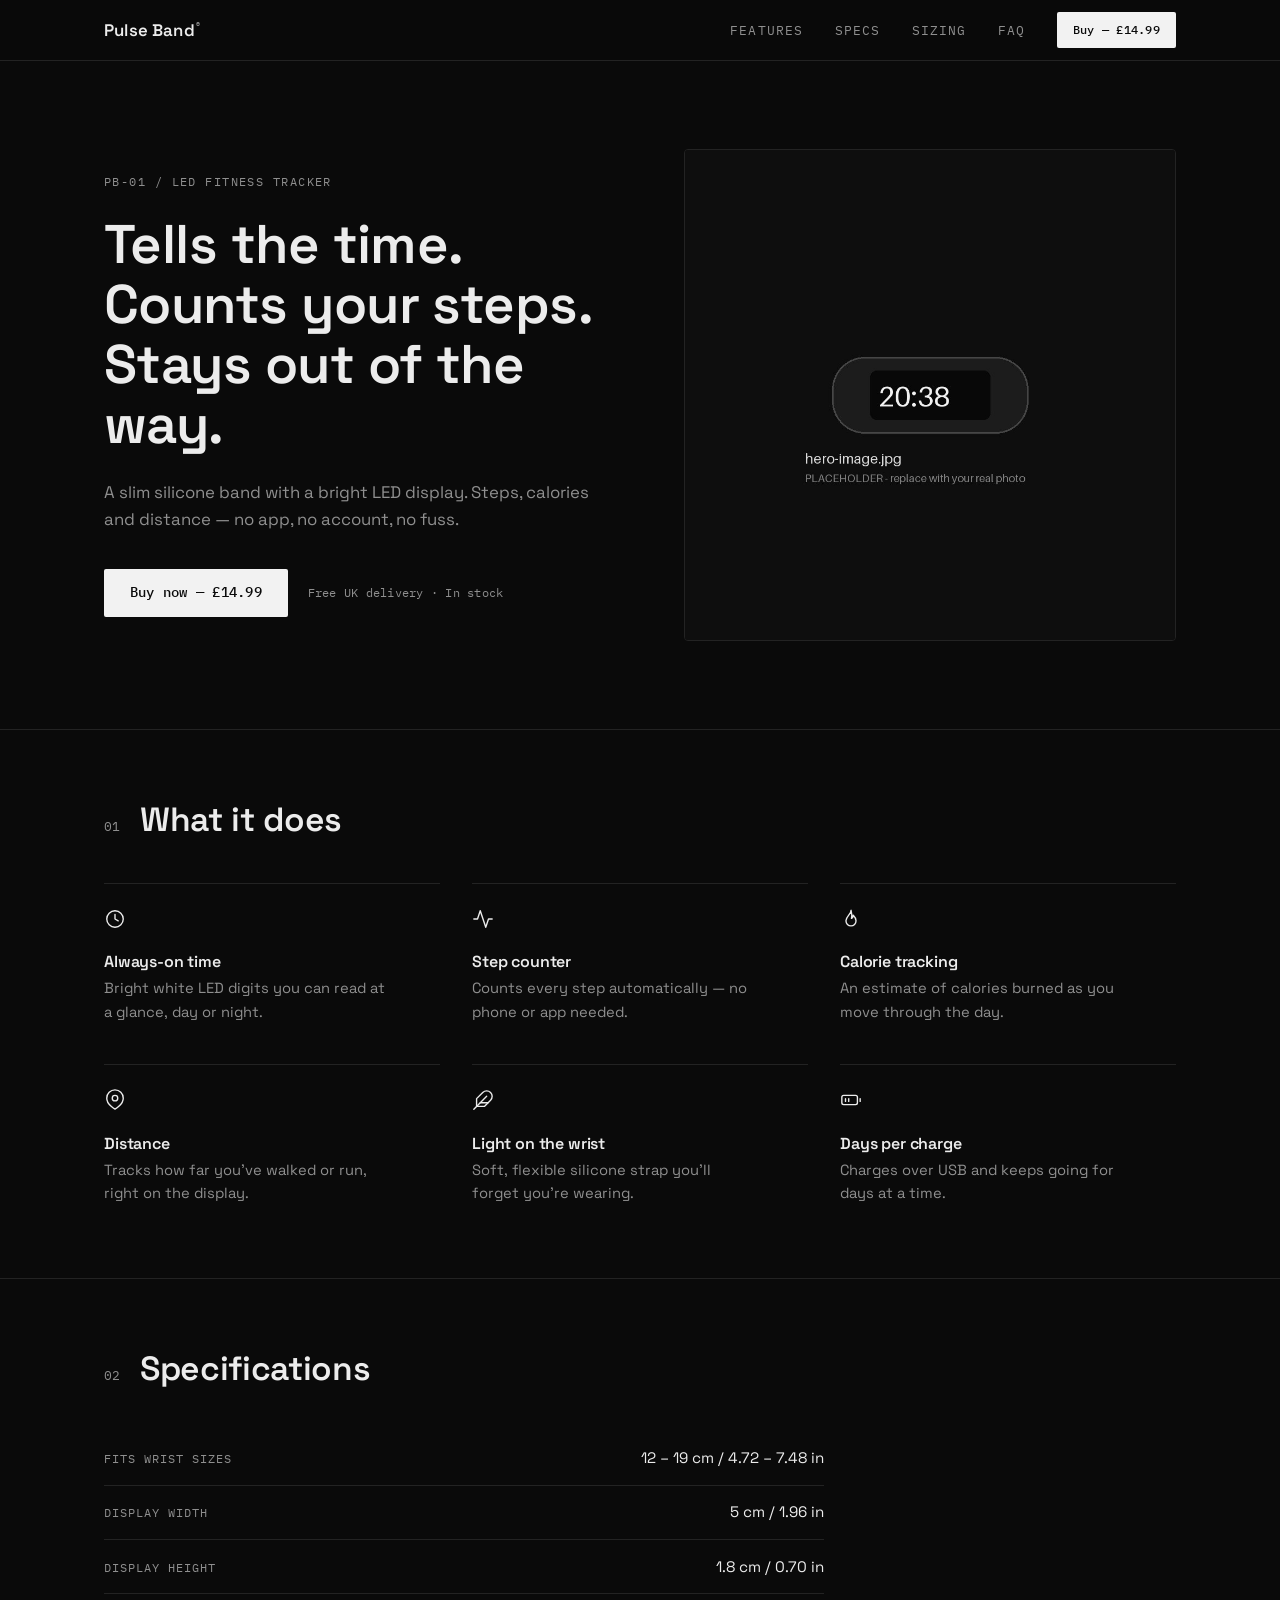
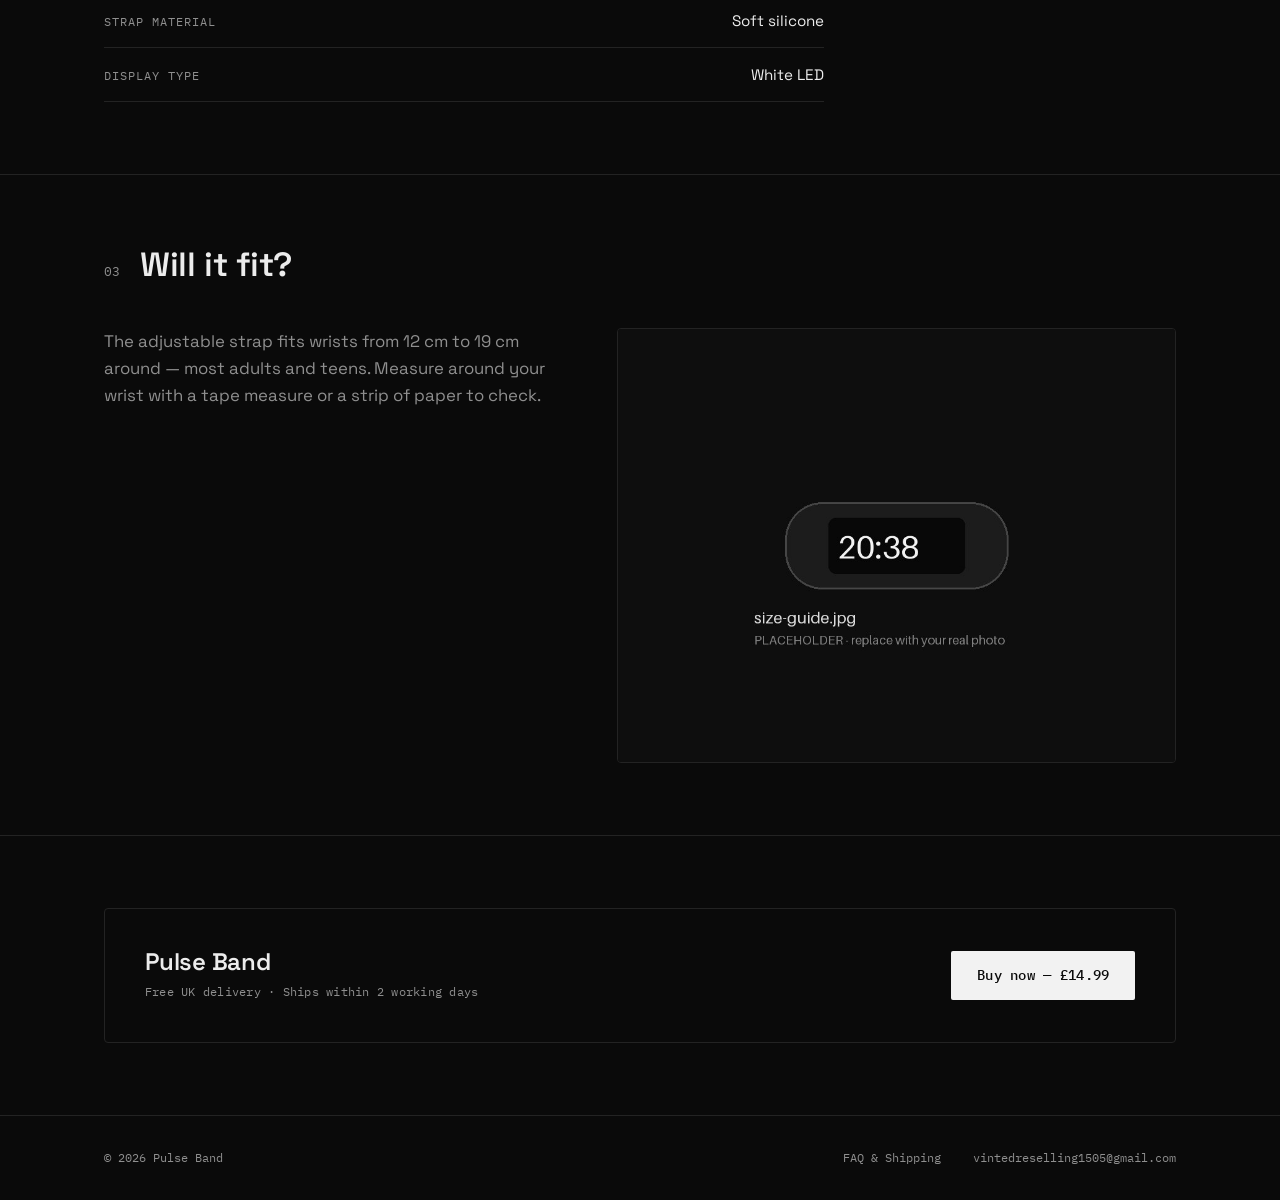
<file: index.html>
<!DOCTYPE html>
<html lang="en">
<head>
  <meta charset="UTF-8">
  <meta name="viewport" content="width=device-width, initial-scale=1.0">
  <!-- EDIT ME: this is the text shown in the browser tab and in Google results -->
  <title>PULSE Band — LED Fitness Tracker</title>
  <meta name="description" content="PULSE Band: a slim silicone band with an LED display. Tells the time, counts your steps, tracks calories and distance. Fits 12–19 cm wrists.">
  <!-- Fonts, loaded free from Google Fonts (needs an internet connection;
       if offline the site falls back to a standard font and still works) -->
  <link rel="preconnect" href="https://fonts.googleapis.com">
  <link rel="preconnect" href="https://fonts.gstatic.com" crossorigin>
  <link href="https://fonts.googleapis.com/css2?family=Space+Grotesk:wght@400;500;600&family=IBM+Plex+Mono:wght@400;500&display=swap" rel="stylesheet">
  <link rel="stylesheet" href="style.css">
</head>
<body>

  <!-- ============ TOP NAVIGATION BAR ============ -->
  <header class="site-header">
    <nav class="nav container">
      <!-- EDIT ME: your product / shop name -->
      <a href="index.html" class="logo">Pulse&nbsp;Band<span class="logo-mark">®</span></a>

      <!-- The three-line menu button, only visible on phones -->
      <button class="menu-toggle" aria-label="Open menu" aria-expanded="false">
        <span></span><span></span><span></span>
      </button>

      <ul class="nav-links">
        <li><a href="#features">Features</a></li>
        <li><a href="#specs">Specs</a></li>
        <li><a href="#sizing">Sizing</a></li>
        <li><a href="faq.html">FAQ</a></li>
        <!-- EDIT ME: paste your Vinted / eBay listing link here (and in the two other Buy buttons below) -->
        <li><a href="https://www.vinted.co.uk/REPLACE-WITH-YOUR-LISTING-LINK" class="btn btn-small" target="_blank" rel="noopener">Buy — £14.99</a></li>
      </ul>
    </nav>
  </header>

  <main>

    <!-- ============ HERO: headline + photo + buy button ============ -->
    <section class="hero container">
      <div class="hero-text">
        <!-- EDIT ME: model number / product label — invent your own or delete -->
        <p class="eyebrow">PB-01 / LED Fitness Tracker</p>
        <!-- EDIT ME: your main headline -->
        <h1>Tells the time.<br>Counts your steps.<br>Stays out of the way.</h1>
        <!-- EDIT ME: one or two lines of sales text -->
        <p class="lead">A slim silicone band with a bright LED display. Steps, calories and distance — no app, no account, no fuss.</p>

        <div class="buy-row">
          <!-- EDIT ME: your real price, and paste your listing link over the placeholder -->
          <a href="https://www.vinted.co.uk/REPLACE-WITH-YOUR-LISTING-LINK" class="btn" target="_blank" rel="noopener">Buy now — £14.99</a>
          <!-- EDIT ME: your delivery promise -->
          <span class="buy-note">Free UK delivery · In stock</span>
        </div>
      </div>

      <figure class="hero-photo">
        <!-- REPLACE images/hero-image.jpg with your real wrist photo (keep the same file name and it just works) -->
        <img src="images/hero-image.jpg" alt="Pulse Band fitness tracker worn on a wrist, LED display showing the time">
      </figure>
    </section>

    <!-- ============ FEATURES ============ -->
    <section id="features" class="section">
      <div class="container">
        <header class="section-head">
          <span class="section-index">01</span>
          <h2>What it does</h2>
        </header>

        <!-- EDIT ME: check these features match what your band actually does, and delete any that don't -->
        <div class="feature-grid">
          <div class="feature">
            <svg class="feature-icon" viewBox="0 0 24 24" fill="none" stroke="currentColor" stroke-width="1.5" stroke-linecap="round" stroke-linejoin="round" aria-hidden="true"><circle cx="12" cy="12" r="9"/><polyline points="12 7 12 12 15.5 14"/></svg>
            <h3>Always-on time</h3>
            <p>Bright white LED digits you can read at a glance, day or night.</p>
          </div>
          <div class="feature">
            <svg class="feature-icon" viewBox="0 0 24 24" fill="none" stroke="currentColor" stroke-width="1.5" stroke-linecap="round" stroke-linejoin="round" aria-hidden="true"><polyline points="22 12 18 12 15 21 9 3 6 12 2 12"/></svg>
            <h3>Step counter</h3>
            <p>Counts every step automatically — no phone or app needed.</p>
          </div>
          <div class="feature">
            <svg class="feature-icon" viewBox="0 0 24 24" fill="none" stroke="currentColor" stroke-width="1.5" stroke-linecap="round" stroke-linejoin="round" aria-hidden="true"><path d="M12 2.5c.5 4-5.5 6.5-5.5 11.5a5.5 5.5 0 0 0 11 0c0-2.5-1.5-4.5-3-6-.2 1.8-1 2.8-2 3.3.7-2.6.2-6.3-.5-8.8z"/></svg>
            <h3>Calorie tracking</h3>
            <p>An estimate of calories burned as you move through the day.</p>
          </div>
          <div class="feature">
            <svg class="feature-icon" viewBox="0 0 24 24" fill="none" stroke="currentColor" stroke-width="1.5" stroke-linecap="round" stroke-linejoin="round" aria-hidden="true"><path d="M21 10c0 7-9 12-9 12s-9-5-9-12a9 9 0 0 1 18 0z"/><circle cx="12" cy="10" r="3"/></svg>
            <h3>Distance</h3>
            <p>Tracks how far you've walked or run, right on the display.</p>
          </div>
          <div class="feature">
            <svg class="feature-icon" viewBox="0 0 24 24" fill="none" stroke="currentColor" stroke-width="1.5" stroke-linecap="round" stroke-linejoin="round" aria-hidden="true"><path d="M20.24 12.24a6 6 0 0 0-8.49-8.49L5 10.5V19h8.5z"/><line x1="16" y1="8" x2="2" y2="22"/><line x1="17.5" y1="15" x2="9" y2="15"/></svg>
            <h3>Light on the wrist</h3>
            <p>Soft, flexible silicone strap you'll forget you're wearing.</p>
          </div>
          <div class="feature">
            <svg class="feature-icon" viewBox="0 0 24 24" fill="none" stroke="currentColor" stroke-width="1.5" stroke-linecap="round" stroke-linejoin="round" aria-hidden="true"><rect x="2" y="7" width="17" height="10" rx="2"/><line x1="22" y1="10.5" x2="22" y2="13.5"/><line x1="6" y1="10.5" x2="6" y2="13.5"/><line x1="9.5" y1="10.5" x2="9.5" y2="13.5"/></svg>
            <h3>Days per charge</h3>
            <p>Charges over USB and keeps going for days at a time.</p>
          </div>
        </div>
      </div>
    </section>

    <!-- ============ SPECS TABLE ============ -->
    <section id="specs" class="section">
      <div class="container">
        <header class="section-head">
          <span class="section-index">02</span>
          <h2>Specifications</h2>
        </header>

        <dl class="spec-list">
          <div class="spec-row"><dt>Fits wrist sizes</dt><dd>12 – 19 cm / 4.72 – 7.48 in</dd></div>
          <div class="spec-row"><dt>Display width</dt><dd>5 cm / 1.96 in</dd></div>
          <div class="spec-row"><dt>Display height</dt><dd>1.8 cm / 0.70 in</dd></div>
          <div class="spec-row"><dt>Strap material</dt><dd>Soft silicone</dd></div>
          <div class="spec-row"><dt>Display type</dt><dd>White LED</dd></div>
          <!-- EDIT ME: add rows for battery life, water resistance, colours etc. if you know them.
               Copy a whole <div class="spec-row">...</div> line and change the words. -->
        </dl>
      </div>
    </section>

    <!-- ============ SIZING PHOTO ============ -->
    <section id="sizing" class="section">
      <div class="container">
        <header class="section-head">
          <span class="section-index">03</span>
          <h2>Will it fit?</h2>
        </header>

        <div class="sizing-grid">
          <p class="lead">The adjustable strap fits wrists from 12&nbsp;cm to 19&nbsp;cm around — most adults and teens. Measure around your wrist with a tape measure or a strip of paper to check.</p>
          <figure class="sizing-photo">
            <!-- REPLACE images/size-guide.jpg with your real dimensions photo (keep the file name) -->
            <img src="images/size-guide.jpg" alt="Diagram of the band's dimensions: fits 12 to 19 cm wrists, display 5 cm wide and 1.8 cm tall">
          </figure>
        </div>
      </div>
    </section>

    <!-- ============ FINAL CALL TO ACTION ============ -->
    <section class="section">
      <div class="container">
        <div class="cta">
          <div>
            <h2>Pulse Band</h2>
            <!-- EDIT ME: your delivery promise -->
            <p class="buy-note">Free UK delivery · Ships within 2 working days</p>
          </div>
          <!-- EDIT ME: paste your listing link here too -->
          <a href="https://www.vinted.co.uk/REPLACE-WITH-YOUR-LISTING-LINK" class="btn" target="_blank" rel="noopener">Buy now — £14.99</a>
        </div>
      </div>
    </section>

  </main>

  <!-- ============ FOOTER ============ -->
  <footer class="site-footer">
    <div class="container footer-inner">
      <p>© 2026 Pulse Band</p>
      <ul class="footer-links">
        <li><a href="faq.html">FAQ &amp; Shipping</a></li>
        <!-- EDIT ME: your real contact email (change it in BOTH places on this line) -->
        <li><a href="mailto:vintedreselling1505@gmail.com">vintedreselling1505@gmail.com</a></li>
      </ul>
    </div>
  </footer>

  <script src="script.js"></script>
</body>
</html>
</file>
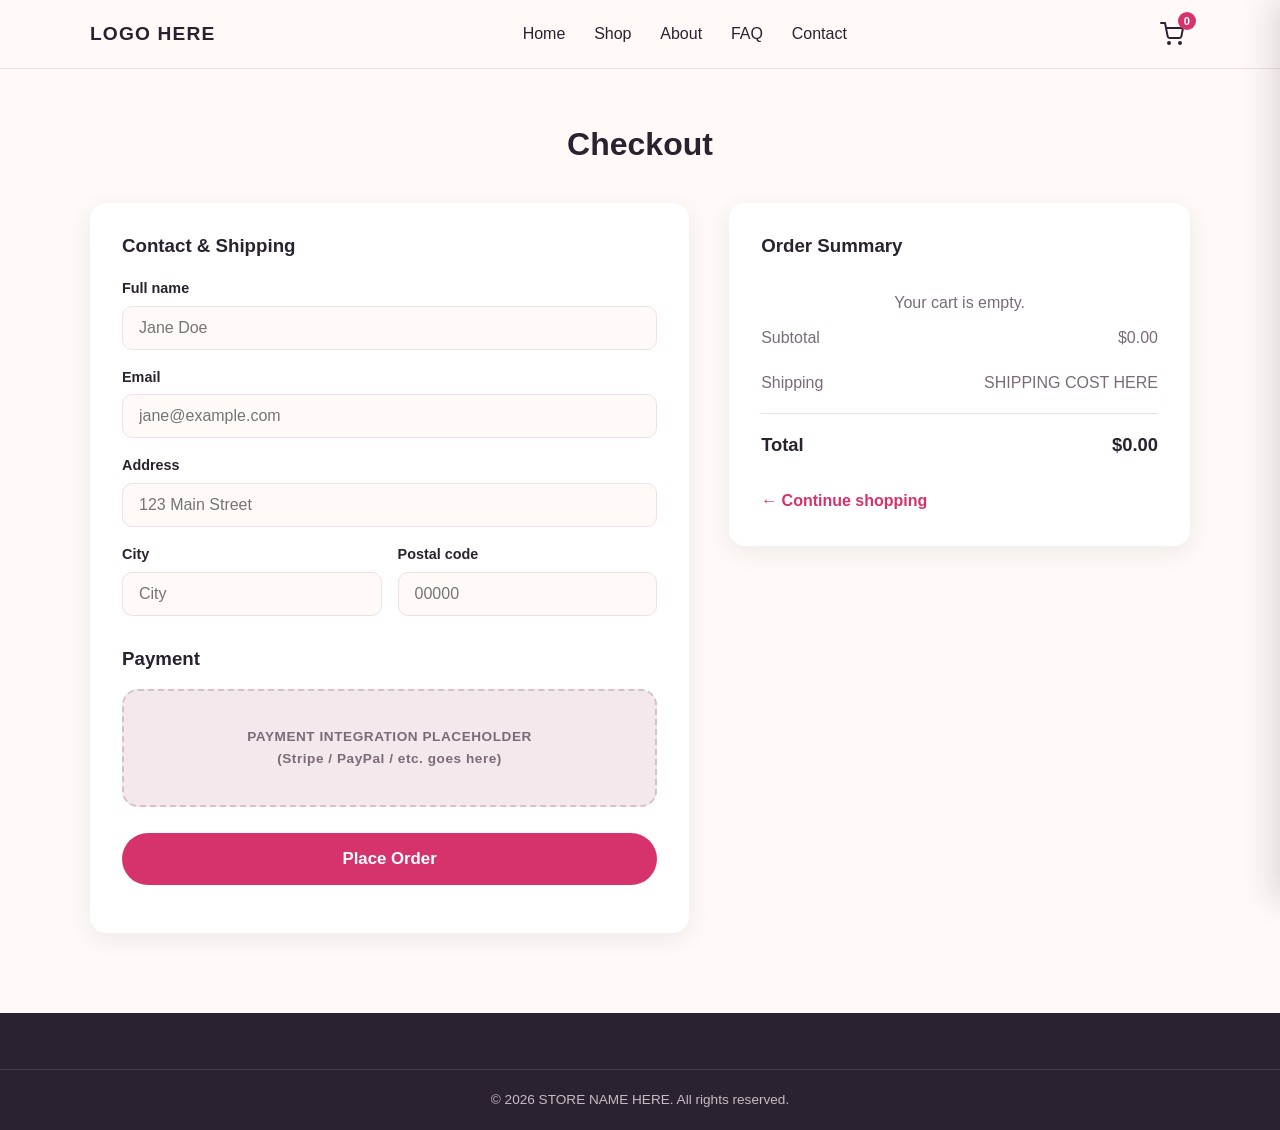
<file: checkout.html>
<!DOCTYPE html>
<html lang="en">
<head>
  <meta charset="UTF-8">
  <meta name="viewport" content="width=device-width, initial-scale=1.0">
  <title>Checkout — STORE NAME HERE</title>
  <link rel="icon" href="data:image/svg+xml,<svg xmlns=%22http://www.w3.org/2000/svg%22 viewBox=%220 0 100 100%22><circle cx=%2250%22 cy=%2250%22 r=%2245%22 fill=%22%23d6336c%22/></svg>">
  <link rel="stylesheet" href="css/style.css">
</head>
<body>

  <!-- ===================== NAVBAR ===================== -->
  <header class="navbar">
    <div class="navbar-inner container">
      <a href="index.html" class="logo">LOGO&nbsp;HERE</a>

      <nav class="nav-links" id="nav-links">
        <a href="index.html">Home</a>
        <a href="index.html#product">Shop</a>
        <a href="index.html#about">About</a>
        <a href="index.html#faq">FAQ</a>
        <a href="index.html#contact">Contact</a>
      </nav>

      <div class="nav-actions">
        <button class="cart-button" id="cart-button" aria-label="Open cart">
          <svg viewBox="0 0 24 24" width="24" height="24" fill="none" stroke="currentColor" stroke-width="2" stroke-linecap="round" stroke-linejoin="round">
            <circle cx="9" cy="21" r="1"></circle>
            <circle cx="20" cy="21" r="1"></circle>
            <path d="M1 1h4l2.68 13.39a2 2 0 0 0 2 1.61h9.72a2 2 0 0 0 2-1.61L23 6H6"></path>
          </svg>
          <span class="cart-count" id="cart-count">0</span>
        </button>
        <button class="hamburger" id="hamburger" aria-label="Toggle menu">
          <span></span><span></span><span></span>
        </button>
      </div>
    </div>
  </header>

  <!-- ===================== CHECKOUT ===================== -->
  <main class="checkout-page">
    <div class="container">
      <h1 class="section-title">Checkout</h1>

      <div class="checkout-grid">
        <!-- Checkout form -->
        <form class="checkout-form" id="checkout-form" novalidate>
          <h3>Contact &amp; Shipping</h3>

          <label for="co-name">Full name</label>
          <input type="text" id="co-name" name="name" placeholder="Jane Doe" required>

          <label for="co-email">Email</label>
          <input type="email" id="co-email" name="email" placeholder="jane@example.com" required>

          <label for="co-address">Address</label>
          <input type="text" id="co-address" name="address" placeholder="123 Main Street" required>

          <div class="form-row">
            <div>
              <label for="co-city">City</label>
              <input type="text" id="co-city" name="city" placeholder="City" required>
            </div>
            <div>
              <label for="co-zip">Postal code</label>
              <input type="text" id="co-zip" name="zip" placeholder="00000" required>
            </div>
          </div>

          <h3>Payment</h3>
          <div class="payment-placeholder placeholder-box">
            <span>PAYMENT INTEGRATION PLACEHOLDER<br>(Stripe / PayPal / etc. goes here)</span>
          </div>

          <button type="submit" class="btn btn-primary btn-block btn-large">Place Order</button>
          <p class="form-message" id="form-message"></p>
        </form>

        <!-- Order summary -->
        <aside class="order-summary">
          <h3>Order Summary</h3>
          <div id="summary-items">
            <!-- Summary items rendered by JavaScript -->
          </div>
          <div class="summary-row">
            <span>Subtotal</span>
            <span id="summary-subtotal">$0.00</span>
          </div>
          <div class="summary-row">
            <span>Shipping</span>
            <span>SHIPPING COST HERE</span>
          </div>
          <div class="summary-row summary-total">
            <span>Total</span>
            <span id="summary-total">$0.00</span>
          </div>
          <a href="index.html#product" class="continue-link">← Continue shopping</a>
        </aside>
      </div>
    </div>
  </main>

  <!-- ===================== FOOTER ===================== -->
  <footer class="footer">
    <div class="footer-bottom">
      <p>© 2026 STORE NAME HERE. All rights reserved.</p>
    </div>
  </footer>

  <!-- ===================== CART DRAWER ===================== -->
  <div class="drawer-overlay" id="drawer-overlay"></div>
  <aside class="cart-drawer" id="cart-drawer" aria-label="Shopping cart">
    <div class="cart-drawer-header">
      <h3>Your Cart</h3>
      <button class="drawer-close" id="drawer-close" aria-label="Close cart">✕</button>
    </div>
    <div class="cart-items" id="cart-items">
      <!-- Cart items rendered by JavaScript -->
    </div>
    <div class="cart-drawer-footer">
      <div class="cart-total-row">
        <span>Total</span>
        <span id="cart-total">$0.00</span>
      </div>
      <a href="checkout.html" class="btn btn-primary btn-block" id="checkout-btn">Checkout</a>
    </div>
  </aside>

  <script src="js/script.js"></script>
</body>
</html>
</file>
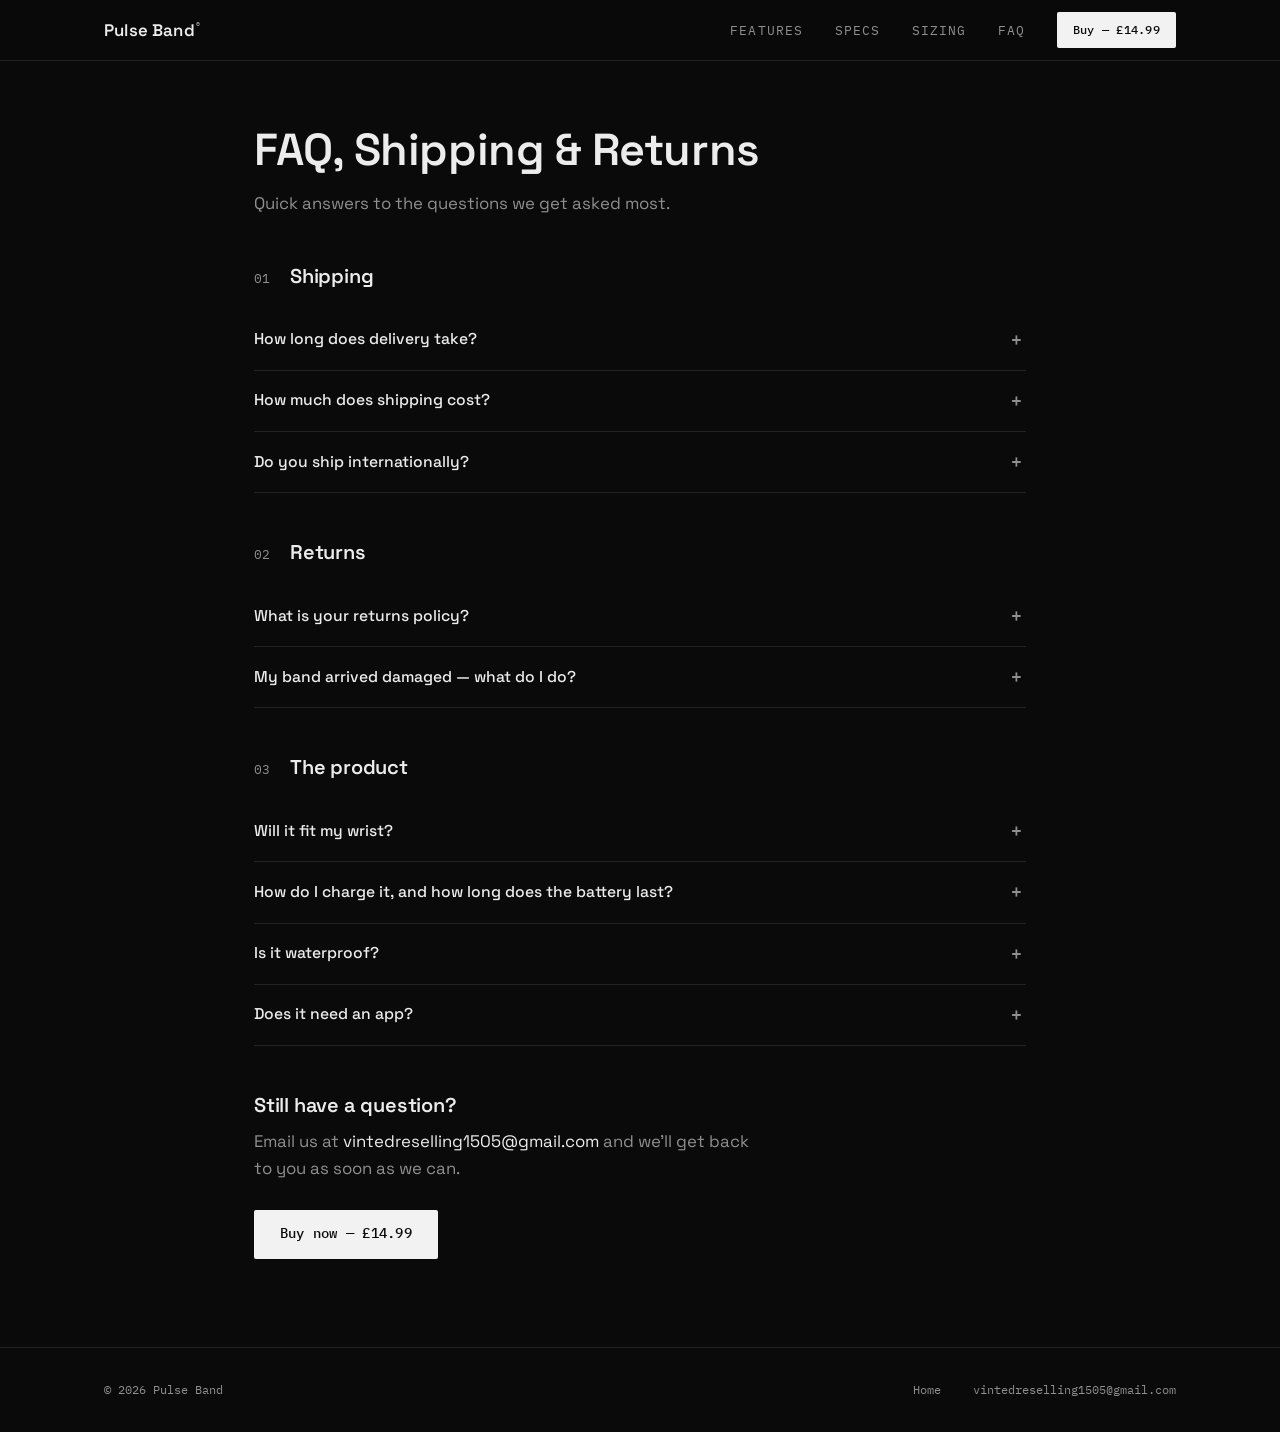
<file: faq.html>
<!DOCTYPE html>
<html lang="en">
<head>
  <meta charset="UTF-8">
  <meta name="viewport" content="width=device-width, initial-scale=1.0">
  <title>FAQ, Shipping &amp; Returns — Pulse Band</title>
  <meta name="description" content="Frequently asked questions about the Pulse Band fitness tracker: shipping times, returns, sizing and battery.">
  <!-- Fonts, loaded free from Google Fonts (needs an internet connection;
       if offline the site falls back to a standard font and still works) -->
  <link rel="preconnect" href="https://fonts.googleapis.com">
  <link rel="preconnect" href="https://fonts.gstatic.com" crossorigin>
  <link href="https://fonts.googleapis.com/css2?family=Space+Grotesk:wght@400;500;600&family=IBM+Plex+Mono:wght@400;500&display=swap" rel="stylesheet">
  <link rel="stylesheet" href="style.css">
</head>
<body>

  <!-- ============ TOP NAVIGATION BAR (same as the main page) ============ -->
  <header class="site-header">
    <nav class="nav container">
      <a href="index.html" class="logo">Pulse&nbsp;Band<span class="logo-mark">®</span></a>

      <button class="menu-toggle" aria-label="Open menu" aria-expanded="false">
        <span></span><span></span><span></span>
      </button>

      <ul class="nav-links">
        <li><a href="index.html#features">Features</a></li>
        <li><a href="index.html#specs">Specs</a></li>
        <li><a href="index.html#sizing">Sizing</a></li>
        <li><a href="faq.html">FAQ</a></li>
        <!-- EDIT ME: paste your listing link here -->
        <li><a href="https://www.vinted.co.uk/REPLACE-WITH-YOUR-LISTING-LINK" class="btn btn-small" target="_blank" rel="noopener">Buy — £14.99</a></li>
      </ul>
    </nav>
  </header>

  <main>
    <section class="faq-page container">
      <h1>FAQ, Shipping &amp; Returns</h1>
      <p class="lead">Quick answers to the questions we get asked most.
        <!-- The answers below are PLACEHOLDERS. Every one marked "EDIT ME" needs
             your real policy before you put this site online — don't promise
             buyers things you can't do. -->
      </p>

      <div class="faq-group-head">
        <span class="section-index">01</span>
        <h2>Shipping</h2>
      </div>

      <details>
        <summary>How long does delivery take?</summary>
        <p><strong>EDIT ME:</strong> e.g. "Orders are dispatched within 1–2 working days and usually arrive within 3–5 working days in the UK."</p>
      </details>

      <details>
        <summary>How much does shipping cost?</summary>
        <p><strong>EDIT ME:</strong> e.g. "Free standard UK delivery on all orders." If you charge for postage, say how much here.</p>
      </details>

      <details>
        <summary>Do you ship internationally?</summary>
        <p><strong>EDIT ME:</strong> e.g. "Currently we only ship within the UK." Delete this question if it doesn't apply.</p>
      </details>

      <div class="faq-group-head">
        <span class="section-index">02</span>
        <h2>Returns</h2>
      </div>

      <details>
        <summary>What is your returns policy?</summary>
        <p><strong>EDIT ME:</strong> e.g. "You can return the band within 14 days of delivery for a full refund, as long as it's unused and in its original packaging." Check the rules of the platform you sell on (Vinted/eBay) — their buyer-protection policy may apply and you should match it here.</p>
      </details>

      <details>
        <summary>My band arrived damaged — what do I do?</summary>
        <p><strong>EDIT ME:</strong> e.g. "Email us a photo within 48 hours of delivery and we'll send a replacement or refund you in full." Put your real contact email here.</p>
      </details>

      <div class="faq-group-head">
        <span class="section-index">03</span>
        <h2>The product</h2>
      </div>

      <details>
        <summary>Will it fit my wrist?</summary>
        <p>The adjustable strap fits wrists from <strong>12 cm to 19 cm</strong> around (4.72 – 7.48 in), which covers most adults and teens. Measure around your wrist with a tape measure or a strip of paper to check before ordering.</p>
      </details>

      <details>
        <summary>How do I charge it, and how long does the battery last?</summary>
        <p><strong>EDIT ME:</strong> e.g. "The band charges over USB — no cable needed, the strap pulls apart to reveal a USB plug. A full charge lasts around X days." Check your actual product and fill in the truth.</p>
      </details>

      <details>
        <summary>Is it waterproof?</summary>
        <p><strong>EDIT ME:</strong> Be careful with this one — only claim what the manufacturer claims. e.g. "It's splash-resistant, so rain and hand-washing are fine, but don't swim or shower with it."</p>
      </details>

      <details>
        <summary>Does it need an app?</summary>
        <p><strong>EDIT ME:</strong> e.g. "No — everything shows on the band itself. There's nothing to install and no account to create." Change this if your band does pair with an app.</p>
      </details>

      <div class="faq-contact">
        <h2>Still have a question?</h2>
        <!-- EDIT ME: your real contact email (change it in BOTH places on this line) -->
        <p class="lead">Email us at <a href="mailto:vintedreselling1505@gmail.com">vintedreselling1505@gmail.com</a> and we'll get back to you as soon as we can.</p>
        <a class="btn" href="https://www.vinted.co.uk/REPLACE-WITH-YOUR-LISTING-LINK" target="_blank" rel="noopener">Buy now — £14.99</a>
      </div>
    </section>
  </main>

  <!-- ============ FOOTER ============ -->
  <footer class="site-footer">
    <div class="container footer-inner">
      <p>© 2026 Pulse Band</p>
      <ul class="footer-links">
        <li><a href="index.html">Home</a></li>
        <li><a href="mailto:vintedreselling1505@gmail.com">vintedreselling1505@gmail.com</a></li>
      </ul>
    </div>
  </footer>

  <script src="script.js"></script>
</body>
</html>
</file>
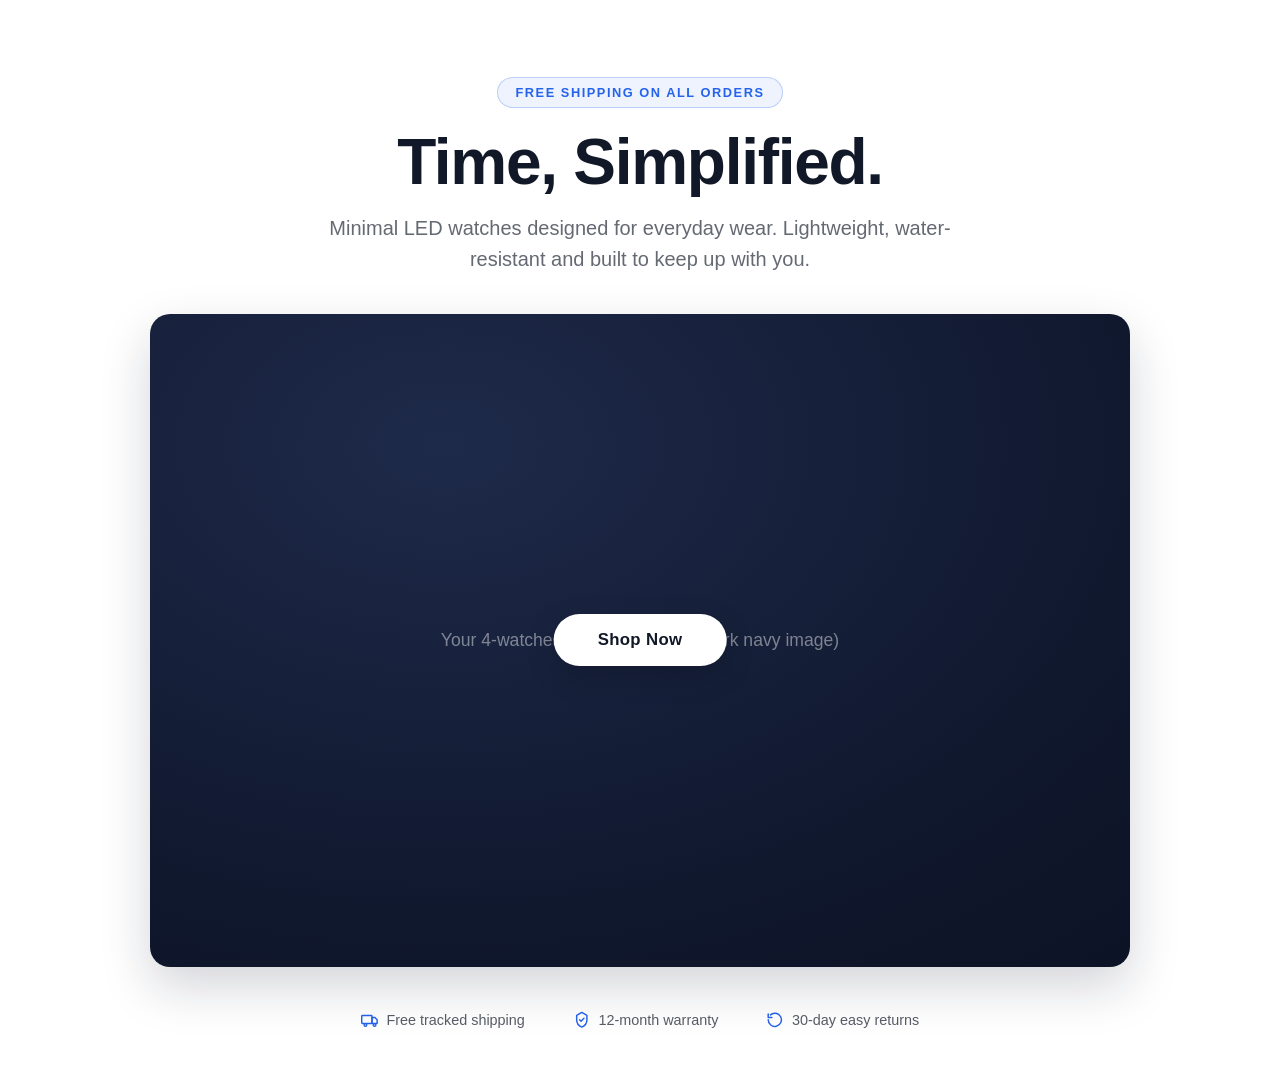
<file: hero-preview.html>
<!doctype html>
<html lang="en">
<head>
<meta charset="utf-8">
<meta name="viewport" content="width=device-width, initial-scale=1">
<title>Hero — Landing preview</title>
<style>
  * { margin: 0; padding: 0; box-sizing: border-box; }
  body { font-family: -apple-system, BlinkMacSystemFont, "Segoe UI", Roboto, Helvetica, Arial, sans-serif; background: #ffffff; }

  .hero { background: #ffffff; padding: clamp(2.5rem, 6vw, 5rem) 1.25rem clamp(2rem, 4vw, 3.5rem); }
  .hero-inner { max-width: 1200px; margin: 0 auto; display: flex; flex-direction: column; align-items: center; text-align: center; }

  .hero-eyebrow {
    display: inline-block; font-size: 0.8rem; font-weight: 600; letter-spacing: 0.12em; text-transform: uppercase;
    color: #2563eb; background: rgba(37, 99, 235, 0.08); border: 1px solid rgba(37, 99, 235, 0.25);
    border-radius: 999px; padding: 0.45rem 1.1rem; margin-bottom: 1.25rem;
  }
  .hero-heading { font-size: clamp(2.2rem, 5.5vw, 4rem); font-weight: 700; line-height: 1.08; letter-spacing: -0.02em; color: #111827; margin-bottom: 1rem; }
  .hero-subheading { font-size: clamp(1rem, 1.8vw, 1.25rem); line-height: 1.55; color: rgba(17, 24, 39, 0.65); max-width: 40rem; margin: 0 auto; }

  .hero-media { position: relative; width: 100%; max-width: 980px; margin-top: clamp(1.5rem, 3vw, 2.5rem); }
  .hero-media .placeholder {
    width: 100%; aspect-ratio: 3 / 2; border-radius: 1.25rem;
    background: radial-gradient(120% 120% at 30% 20%, #1e2a4a 0%, #10182e 60%, #0b1122 100%);
    box-shadow: 0 20px 50px rgba(15, 23, 42, 0.18);
    display: flex; align-items: center; justify-content: center;
    color: rgba(255, 255, 255, 0.45); font-size: 1.1rem; font-weight: 500;
  }

  .hero-cta { position: absolute; top: 50%; left: 50%; transform: translate(-50%, -50%); z-index: 2; }
  .hero-button {
    display: inline-block; background: #ffffff; color: #111827; font-size: 1.05rem; font-weight: 600;
    letter-spacing: 0.02em; text-decoration: none; padding: 1rem 2.75rem; border-radius: 999px;
    box-shadow: 0 10px 30px rgba(0, 0, 0, 0.18); transition: transform 0.15s ease, box-shadow 0.15s ease;
  }
  .hero-button:hover { transform: translateY(-2px) scale(1.03); box-shadow: 0 14px 36px rgba(0, 0, 0, 0.24); }

  .hero-badges { display: flex; flex-wrap: wrap; justify-content: center; gap: clamp(1.25rem, 4vw, 3rem); margin-top: clamp(1.75rem, 3.5vw, 2.75rem); }
  .hero-badge { display: flex; align-items: center; gap: 0.5rem; font-size: 0.9rem; font-weight: 500; color: rgba(17, 24, 39, 0.7); }
  .hero-badge svg { width: 1.1rem; height: 1.1rem; flex-shrink: 0; color: #2563eb; }

  @media (max-width: 600px) {
    .hero-button { padding: 0.85rem 2.1rem; font-size: 0.95rem; }
  }
</style>
</head>
<body>
  <section class="hero">
    <div class="hero-inner">
      <span class="hero-eyebrow">Free shipping on all orders</span>
      <h1 class="hero-heading">Time, Simplified.</h1>
      <p class="hero-subheading">Minimal LED watches designed for everyday wear. Lightweight, water-resistant and built to keep up with you.</p>

      <div class="hero-media">
        <div class="placeholder">Your 4-watches photo goes here (dark navy image)</div>
        <div class="hero-cta">
          <a href="#" class="hero-button">Shop Now</a>
        </div>
      </div>

      <div class="hero-badges">
        <span class="hero-badge">
          <svg viewBox="0 0 24 24" fill="none" stroke="currentColor" stroke-width="2" stroke-linecap="round" stroke-linejoin="round"><rect x="1" y="6" width="14" height="11" rx="1"/><path d="M15 9h4l3 3v5h-7z"/><circle cx="6" cy="19" r="1.8"/><circle cx="18.5" cy="19" r="1.8"/></svg>
          Free tracked shipping
        </span>
        <span class="hero-badge">
          <svg viewBox="0 0 24 24" fill="none" stroke="currentColor" stroke-width="2" stroke-linecap="round" stroke-linejoin="round"><path d="M12 2l7 4v6c0 4.4-3 8.4-7 10-4-1.6-7-5.6-7-10V6z"/><path d="M9 12l2 2 4-4"/></svg>
          12-month warranty
        </span>
        <span class="hero-badge">
          <svg viewBox="0 0 24 24" fill="none" stroke="currentColor" stroke-width="2" stroke-linecap="round" stroke-linejoin="round"><path d="M3 12a9 9 0 1 0 3-6.7"/><path d="M3 4v5h5"/></svg>
          30-day easy returns
        </span>
      </div>
    </div>
  </section>
</body>
</html>
</file>
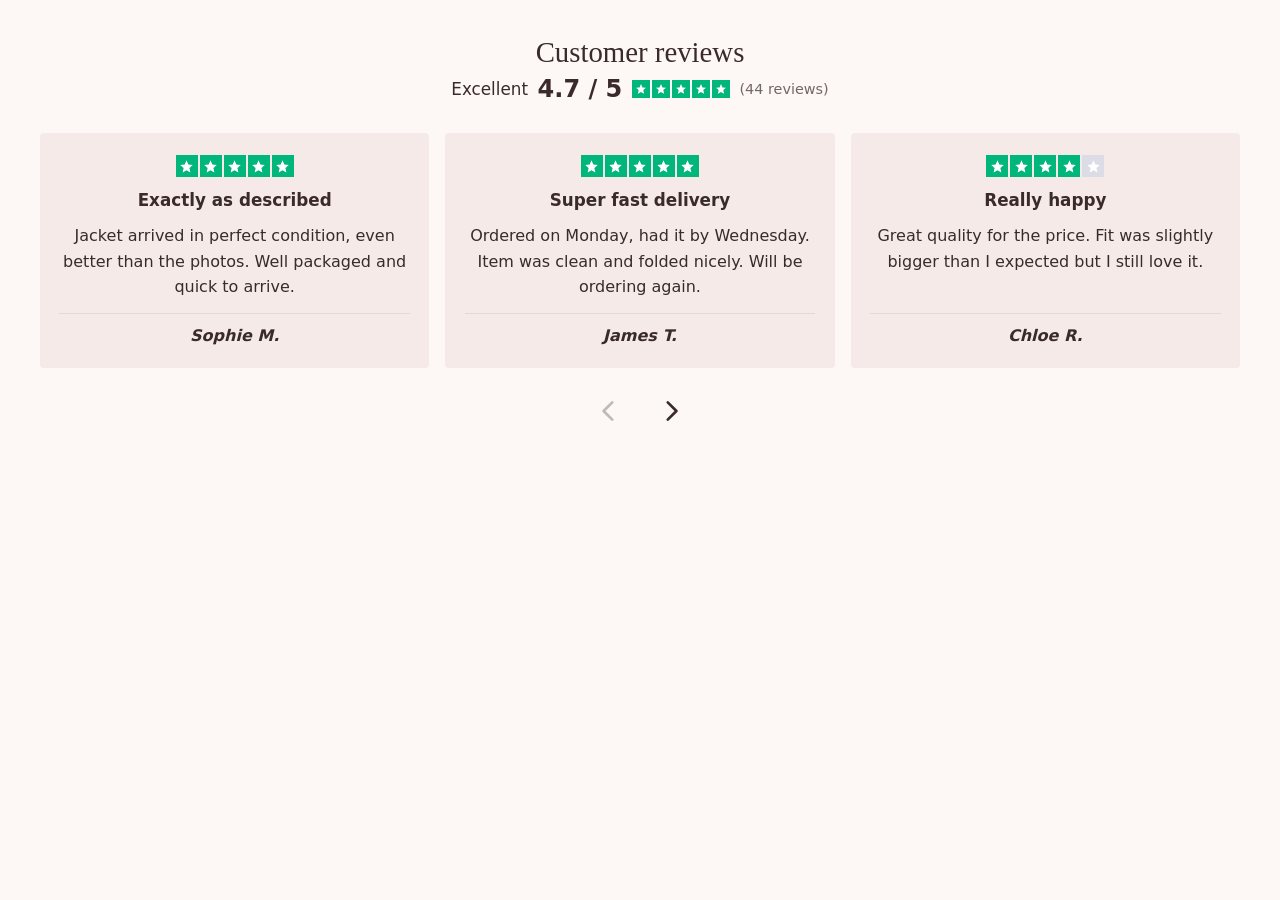
<file: preview/review-carousel.html>
<!doctype html>
<html lang="en"><head><meta charset="utf-8"><meta name="viewport" content="width=device-width,initial-scale=1">
<title>Review Carousel Preview</title>
<style>body{margin:0;font-family:Jost,system-ui,sans-serif;background:#fdf8f5} .rc__title{font-family:Georgia,serif;font-size:1.8rem}
  #rc {
    --rc-bg: #fdf8f5;
    --rc-card: #f5eae8;
    --rc-text: #3a2a2a;
    --rc-star: #00b67a;
    --rc-star-off: #dcdce6;
    background: var(--rc-bg);
    color: var(--rc-text);
    padding: 36px 0 36px;
    text-align: center;
  }
  #rc .rc__title { margin: 0 0 .4rem; font-weight: 400; }
  #rc .rc__summary {
    display: flex; align-items: center; justify-content: center; gap: .6rem;
    flex-wrap: wrap; margin-bottom: 1.6rem; font-size: 1.05rem;
  }
  #rc .rc__score { font-weight: 700; font-size: 1.5rem; }
  #rc .rc__count { opacity: .7; font-size: .9rem; }

  #rc .rc__stars { display: inline-flex; gap: 2px; }
  #rc .rc__star {
    width: 22px; height: 22px; background: var(--rc-star-off);
    display: inline-flex; align-items: center; justify-content: center;
  }
  #rc .rc__star--on { background: var(--rc-star); }
  #rc .rc__star svg { width: 15px; height: 15px; fill: #fff; }
  #rc .rc__summary .rc__star { width: 18px; height: 18px; }
  #rc .rc__summary .rc__star svg { width: 12px; height: 12px; }

  #rc .rc__track {
    display: flex; gap: 16px; overflow-x: auto; scroll-snap-type: x mandatory;
    scroll-behavior: smooth; -webkit-overflow-scrolling: touch;
    padding: 4px 16px 8px; scroll-padding: 0 16px; scrollbar-width: none;
    max-width: 1200px; margin: 0 auto;
  }
  #rc .rc__track::-webkit-scrollbar { display: none; }

  #rc .rc__card {
    flex: 0 0 calc(100% - 8px); scroll-snap-align: start;
    background: var(--rc-card); border-radius: 4px;
    padding: 1.4rem 1.2rem; box-sizing: border-box;
    display: flex; flex-direction: column; align-items: center; gap: .8rem;
  }
  @media (min-width: 750px) {
    #rc .rc__card { flex-basis: calc((100% - 16px) / 2); }
  }
  @media (min-width: 1100px) {
    #rc .rc__card { flex-basis: calc((100% - 32px) / 3); }
  }
  #rc .rc__heading { margin: 0; font-size: 1.05rem; font-weight: 600; }
  #rc .rc__body { margin: 0; line-height: 1.6; flex: 1; }
  #rc .rc__author {
    width: 100%; margin: 0; padding-top: .8rem;
    border-top: 1px solid rgba(0,0,0,.08); font-style: italic; font-weight: 700;
  }

  #rc .rc__nav { display: flex; justify-content: center; gap: 1.5rem; margin-top: 1rem; }
  #rc .rc__arrow {
    background: none; border: 0; padding: 6px; cursor: pointer; color: var(--rc-text);
    line-height: 0; transition: opacity .2s;
  }
  #rc .rc__arrow svg { width: 26px; height: 26px; }
  #rc .rc__arrow:disabled { opacity: .3; cursor: default; }
</style></head>
<body>
<section id="rc" class="rc">
  <h2 class="rc__title">Customer reviews</h2>
  <div class="rc__summary"><span>Excellent</span><span class="rc__score">4.7 / 5</span><span class="rc__stars" aria-hidden="true"><span class="rc__star rc__star--on"><svg viewBox="0 0 24 24" aria-hidden="true"><path d="M12 2l2.9 6.9 7.1.6-5.4 4.7 1.6 7.3L12 17.8 5.8 21.5l1.6-7.3L2 9.5l7.1-.6z"/></svg></span><span class="rc__star rc__star--on"><svg viewBox="0 0 24 24" aria-hidden="true"><path d="M12 2l2.9 6.9 7.1.6-5.4 4.7 1.6 7.3L12 17.8 5.8 21.5l1.6-7.3L2 9.5l7.1-.6z"/></svg></span><span class="rc__star rc__star--on"><svg viewBox="0 0 24 24" aria-hidden="true"><path d="M12 2l2.9 6.9 7.1.6-5.4 4.7 1.6 7.3L12 17.8 5.8 21.5l1.6-7.3L2 9.5l7.1-.6z"/></svg></span><span class="rc__star rc__star--on"><svg viewBox="0 0 24 24" aria-hidden="true"><path d="M12 2l2.9 6.9 7.1.6-5.4 4.7 1.6 7.3L12 17.8 5.8 21.5l1.6-7.3L2 9.5l7.1-.6z"/></svg></span><span class="rc__star rc__star--on"><svg viewBox="0 0 24 24" aria-hidden="true"><path d="M12 2l2.9 6.9 7.1.6-5.4 4.7 1.6 7.3L12 17.8 5.8 21.5l1.6-7.3L2 9.5l7.1-.6z"/></svg></span></span><span class="rc__count">(44 reviews)</span></div>
  <div class="rc__track" data-rc-track tabindex="0">
    <article class="rc__card" aria-label="5 out of 5 stars"><span class="rc__stars"><span class="rc__star rc__star--on"><svg viewBox="0 0 24 24" aria-hidden="true"><path d="M12 2l2.9 6.9 7.1.6-5.4 4.7 1.6 7.3L12 17.8 5.8 21.5l1.6-7.3L2 9.5l7.1-.6z"/></svg></span><span class="rc__star rc__star--on"><svg viewBox="0 0 24 24" aria-hidden="true"><path d="M12 2l2.9 6.9 7.1.6-5.4 4.7 1.6 7.3L12 17.8 5.8 21.5l1.6-7.3L2 9.5l7.1-.6z"/></svg></span><span class="rc__star rc__star--on"><svg viewBox="0 0 24 24" aria-hidden="true"><path d="M12 2l2.9 6.9 7.1.6-5.4 4.7 1.6 7.3L12 17.8 5.8 21.5l1.6-7.3L2 9.5l7.1-.6z"/></svg></span><span class="rc__star rc__star--on"><svg viewBox="0 0 24 24" aria-hidden="true"><path d="M12 2l2.9 6.9 7.1.6-5.4 4.7 1.6 7.3L12 17.8 5.8 21.5l1.6-7.3L2 9.5l7.1-.6z"/></svg></span><span class="rc__star rc__star--on"><svg viewBox="0 0 24 24" aria-hidden="true"><path d="M12 2l2.9 6.9 7.1.6-5.4 4.7 1.6 7.3L12 17.8 5.8 21.5l1.6-7.3L2 9.5l7.1-.6z"/></svg></span></span>
      <h3 class="rc__heading">Exactly as described</h3>
      <p class="rc__body">Jacket arrived in perfect condition, even better than the photos. Well packaged and quick to arrive.</p>
      <p class="rc__author">Sophie M.</p>
    </article>
    <article class="rc__card" aria-label="5 out of 5 stars"><span class="rc__stars"><span class="rc__star rc__star--on"><svg viewBox="0 0 24 24" aria-hidden="true"><path d="M12 2l2.9 6.9 7.1.6-5.4 4.7 1.6 7.3L12 17.8 5.8 21.5l1.6-7.3L2 9.5l7.1-.6z"/></svg></span><span class="rc__star rc__star--on"><svg viewBox="0 0 24 24" aria-hidden="true"><path d="M12 2l2.9 6.9 7.1.6-5.4 4.7 1.6 7.3L12 17.8 5.8 21.5l1.6-7.3L2 9.5l7.1-.6z"/></svg></span><span class="rc__star rc__star--on"><svg viewBox="0 0 24 24" aria-hidden="true"><path d="M12 2l2.9 6.9 7.1.6-5.4 4.7 1.6 7.3L12 17.8 5.8 21.5l1.6-7.3L2 9.5l7.1-.6z"/></svg></span><span class="rc__star rc__star--on"><svg viewBox="0 0 24 24" aria-hidden="true"><path d="M12 2l2.9 6.9 7.1.6-5.4 4.7 1.6 7.3L12 17.8 5.8 21.5l1.6-7.3L2 9.5l7.1-.6z"/></svg></span><span class="rc__star rc__star--on"><svg viewBox="0 0 24 24" aria-hidden="true"><path d="M12 2l2.9 6.9 7.1.6-5.4 4.7 1.6 7.3L12 17.8 5.8 21.5l1.6-7.3L2 9.5l7.1-.6z"/></svg></span></span>
      <h3 class="rc__heading">Super fast delivery</h3>
      <p class="rc__body">Ordered on Monday, had it by Wednesday. Item was clean and folded nicely. Will be ordering again.</p>
      <p class="rc__author">James T.</p>
    </article>
    <article class="rc__card" aria-label="4 out of 5 stars"><span class="rc__stars"><span class="rc__star rc__star--on"><svg viewBox="0 0 24 24" aria-hidden="true"><path d="M12 2l2.9 6.9 7.1.6-5.4 4.7 1.6 7.3L12 17.8 5.8 21.5l1.6-7.3L2 9.5l7.1-.6z"/></svg></span><span class="rc__star rc__star--on"><svg viewBox="0 0 24 24" aria-hidden="true"><path d="M12 2l2.9 6.9 7.1.6-5.4 4.7 1.6 7.3L12 17.8 5.8 21.5l1.6-7.3L2 9.5l7.1-.6z"/></svg></span><span class="rc__star rc__star--on"><svg viewBox="0 0 24 24" aria-hidden="true"><path d="M12 2l2.9 6.9 7.1.6-5.4 4.7 1.6 7.3L12 17.8 5.8 21.5l1.6-7.3L2 9.5l7.1-.6z"/></svg></span><span class="rc__star rc__star--on"><svg viewBox="0 0 24 24" aria-hidden="true"><path d="M12 2l2.9 6.9 7.1.6-5.4 4.7 1.6 7.3L12 17.8 5.8 21.5l1.6-7.3L2 9.5l7.1-.6z"/></svg></span><span class="rc__star"><svg viewBox="0 0 24 24" aria-hidden="true"><path d="M12 2l2.9 6.9 7.1.6-5.4 4.7 1.6 7.3L12 17.8 5.8 21.5l1.6-7.3L2 9.5l7.1-.6z"/></svg></span></span>
      <h3 class="rc__heading">Really happy</h3>
      <p class="rc__body">Great quality for the price. Fit was slightly bigger than I expected but I still love it.</p>
      <p class="rc__author">Chloe R.</p>
    </article>
    <article class="rc__card" aria-label="5 out of 5 stars"><span class="rc__stars"><span class="rc__star rc__star--on"><svg viewBox="0 0 24 24" aria-hidden="true"><path d="M12 2l2.9 6.9 7.1.6-5.4 4.7 1.6 7.3L12 17.8 5.8 21.5l1.6-7.3L2 9.5l7.1-.6z"/></svg></span><span class="rc__star rc__star--on"><svg viewBox="0 0 24 24" aria-hidden="true"><path d="M12 2l2.9 6.9 7.1.6-5.4 4.7 1.6 7.3L12 17.8 5.8 21.5l1.6-7.3L2 9.5l7.1-.6z"/></svg></span><span class="rc__star rc__star--on"><svg viewBox="0 0 24 24" aria-hidden="true"><path d="M12 2l2.9 6.9 7.1.6-5.4 4.7 1.6 7.3L12 17.8 5.8 21.5l1.6-7.3L2 9.5l7.1-.6z"/></svg></span><span class="rc__star rc__star--on"><svg viewBox="0 0 24 24" aria-hidden="true"><path d="M12 2l2.9 6.9 7.1.6-5.4 4.7 1.6 7.3L12 17.8 5.8 21.5l1.6-7.3L2 9.5l7.1-.6z"/></svg></span><span class="rc__star rc__star--on"><svg viewBox="0 0 24 24" aria-hidden="true"><path d="M12 2l2.9 6.9 7.1.6-5.4 4.7 1.6 7.3L12 17.8 5.8 21.5l1.6-7.3L2 9.5l7.1-.6z"/></svg></span></span>
      <h3 class="rc__heading">Brilliant seller</h3>
      <p class="rc__body">Had a question about sizing and got a reply within the hour. Really helpful and friendly.</p>
      <p class="rc__author">Liam K.</p>
    </article>
    <article class="rc__card" aria-label="3 out of 5 stars"><span class="rc__stars"><span class="rc__star rc__star--on"><svg viewBox="0 0 24 24" aria-hidden="true"><path d="M12 2l2.9 6.9 7.1.6-5.4 4.7 1.6 7.3L12 17.8 5.8 21.5l1.6-7.3L2 9.5l7.1-.6z"/></svg></span><span class="rc__star rc__star--on"><svg viewBox="0 0 24 24" aria-hidden="true"><path d="M12 2l2.9 6.9 7.1.6-5.4 4.7 1.6 7.3L12 17.8 5.8 21.5l1.6-7.3L2 9.5l7.1-.6z"/></svg></span><span class="rc__star rc__star--on"><svg viewBox="0 0 24 24" aria-hidden="true"><path d="M12 2l2.9 6.9 7.1.6-5.4 4.7 1.6 7.3L12 17.8 5.8 21.5l1.6-7.3L2 9.5l7.1-.6z"/></svg></span><span class="rc__star"><svg viewBox="0 0 24 24" aria-hidden="true"><path d="M12 2l2.9 6.9 7.1.6-5.4 4.7 1.6 7.3L12 17.8 5.8 21.5l1.6-7.3L2 9.5l7.1-.6z"/></svg></span><span class="rc__star"><svg viewBox="0 0 24 24" aria-hidden="true"><path d="M12 2l2.9 6.9 7.1.6-5.4 4.7 1.6 7.3L12 17.8 5.8 21.5l1.6-7.3L2 9.5l7.1-.6z"/></svg></span></span>
      <h3 class="rc__heading">Good item, slow post</h3>
      <p class="rc__body">The item itself was good, but delivery took a bit longer than I&#x27;d hoped. Got there in the end.</p>
      <p class="rc__author">Hannah P.</p>
    </article>
    <article class="rc__card" aria-label="5 out of 5 stars"><span class="rc__stars"><span class="rc__star rc__star--on"><svg viewBox="0 0 24 24" aria-hidden="true"><path d="M12 2l2.9 6.9 7.1.6-5.4 4.7 1.6 7.3L12 17.8 5.8 21.5l1.6-7.3L2 9.5l7.1-.6z"/></svg></span><span class="rc__star rc__star--on"><svg viewBox="0 0 24 24" aria-hidden="true"><path d="M12 2l2.9 6.9 7.1.6-5.4 4.7 1.6 7.3L12 17.8 5.8 21.5l1.6-7.3L2 9.5l7.1-.6z"/></svg></span><span class="rc__star rc__star--on"><svg viewBox="0 0 24 24" aria-hidden="true"><path d="M12 2l2.9 6.9 7.1.6-5.4 4.7 1.6 7.3L12 17.8 5.8 21.5l1.6-7.3L2 9.5l7.1-.6z"/></svg></span><span class="rc__star rc__star--on"><svg viewBox="0 0 24 24" aria-hidden="true"><path d="M12 2l2.9 6.9 7.1.6-5.4 4.7 1.6 7.3L12 17.8 5.8 21.5l1.6-7.3L2 9.5l7.1-.6z"/></svg></span><span class="rc__star rc__star--on"><svg viewBox="0 0 24 24" aria-hidden="true"><path d="M12 2l2.9 6.9 7.1.6-5.4 4.7 1.6 7.3L12 17.8 5.8 21.5l1.6-7.3L2 9.5l7.1-.6z"/></svg></span></span>
      <h3 class="rc__heading">Hidden gem</h3>
      <p class="rc__body">Found a vintage piece I&#x27;d been hunting for ages. Genuine and in great nick. Thank you!</p>
      <p class="rc__author">Ryan D.</p>
    </article>
    <article class="rc__card" aria-label="5 out of 5 stars"><span class="rc__stars"><span class="rc__star rc__star--on"><svg viewBox="0 0 24 24" aria-hidden="true"><path d="M12 2l2.9 6.9 7.1.6-5.4 4.7 1.6 7.3L12 17.8 5.8 21.5l1.6-7.3L2 9.5l7.1-.6z"/></svg></span><span class="rc__star rc__star--on"><svg viewBox="0 0 24 24" aria-hidden="true"><path d="M12 2l2.9 6.9 7.1.6-5.4 4.7 1.6 7.3L12 17.8 5.8 21.5l1.6-7.3L2 9.5l7.1-.6z"/></svg></span><span class="rc__star rc__star--on"><svg viewBox="0 0 24 24" aria-hidden="true"><path d="M12 2l2.9 6.9 7.1.6-5.4 4.7 1.6 7.3L12 17.8 5.8 21.5l1.6-7.3L2 9.5l7.1-.6z"/></svg></span><span class="rc__star rc__star--on"><svg viewBox="0 0 24 24" aria-hidden="true"><path d="M12 2l2.9 6.9 7.1.6-5.4 4.7 1.6 7.3L12 17.8 5.8 21.5l1.6-7.3L2 9.5l7.1-.6z"/></svg></span><span class="rc__star rc__star--on"><svg viewBox="0 0 24 24" aria-hidden="true"><path d="M12 2l2.9 6.9 7.1.6-5.4 4.7 1.6 7.3L12 17.8 5.8 21.5l1.6-7.3L2 9.5l7.1-.6z"/></svg></span></span>
      <h3 class="rc__heading">Lovely packaging</h3>
      <p class="rc__body">Came with a little thank-you note, such a nice touch. Trainers looked practically new.</p>
      <p class="rc__author">Amelia W.</p>
    </article>
    <article class="rc__card" aria-label="4 out of 5 stars"><span class="rc__stars"><span class="rc__star rc__star--on"><svg viewBox="0 0 24 24" aria-hidden="true"><path d="M12 2l2.9 6.9 7.1.6-5.4 4.7 1.6 7.3L12 17.8 5.8 21.5l1.6-7.3L2 9.5l7.1-.6z"/></svg></span><span class="rc__star rc__star--on"><svg viewBox="0 0 24 24" aria-hidden="true"><path d="M12 2l2.9 6.9 7.1.6-5.4 4.7 1.6 7.3L12 17.8 5.8 21.5l1.6-7.3L2 9.5l7.1-.6z"/></svg></span><span class="rc__star rc__star--on"><svg viewBox="0 0 24 24" aria-hidden="true"><path d="M12 2l2.9 6.9 7.1.6-5.4 4.7 1.6 7.3L12 17.8 5.8 21.5l1.6-7.3L2 9.5l7.1-.6z"/></svg></span><span class="rc__star rc__star--on"><svg viewBox="0 0 24 24" aria-hidden="true"><path d="M12 2l2.9 6.9 7.1.6-5.4 4.7 1.6 7.3L12 17.8 5.8 21.5l1.6-7.3L2 9.5l7.1-.6z"/></svg></span><span class="rc__star"><svg viewBox="0 0 24 24" aria-hidden="true"><path d="M12 2l2.9 6.9 7.1.6-5.4 4.7 1.6 7.3L12 17.8 5.8 21.5l1.6-7.3L2 9.5l7.1-.6z"/></svg></span></span>
      <h3 class="rc__heading">Good value</h3>
      <p class="rc__body">Good condition with only very minor wear, which was mentioned in the listing. Fair price.</p>
      <p class="rc__author">Tom H.</p>
    </article>
    <article class="rc__card" aria-label="5 out of 5 stars"><span class="rc__stars"><span class="rc__star rc__star--on"><svg viewBox="0 0 24 24" aria-hidden="true"><path d="M12 2l2.9 6.9 7.1.6-5.4 4.7 1.6 7.3L12 17.8 5.8 21.5l1.6-7.3L2 9.5l7.1-.6z"/></svg></span><span class="rc__star rc__star--on"><svg viewBox="0 0 24 24" aria-hidden="true"><path d="M12 2l2.9 6.9 7.1.6-5.4 4.7 1.6 7.3L12 17.8 5.8 21.5l1.6-7.3L2 9.5l7.1-.6z"/></svg></span><span class="rc__star rc__star--on"><svg viewBox="0 0 24 24" aria-hidden="true"><path d="M12 2l2.9 6.9 7.1.6-5.4 4.7 1.6 7.3L12 17.8 5.8 21.5l1.6-7.3L2 9.5l7.1-.6z"/></svg></span><span class="rc__star rc__star--on"><svg viewBox="0 0 24 24" aria-hidden="true"><path d="M12 2l2.9 6.9 7.1.6-5.4 4.7 1.6 7.3L12 17.8 5.8 21.5l1.6-7.3L2 9.5l7.1-.6z"/></svg></span><span class="rc__star rc__star--on"><svg viewBox="0 0 24 24" aria-hidden="true"><path d="M12 2l2.9 6.9 7.1.6-5.4 4.7 1.6 7.3L12 17.8 5.8 21.5l1.6-7.3L2 9.5l7.1-.6z"/></svg></span></span>
      <h3 class="rc__heading">Would recommend</h3>
      <p class="rc__body">Third order now and never had a problem. Always accurate descriptions and quick postage.</p>
      <p class="rc__author">Megan L.</p>
    </article>
    <article class="rc__card" aria-label="4 out of 5 stars"><span class="rc__stars"><span class="rc__star rc__star--on"><svg viewBox="0 0 24 24" aria-hidden="true"><path d="M12 2l2.9 6.9 7.1.6-5.4 4.7 1.6 7.3L12 17.8 5.8 21.5l1.6-7.3L2 9.5l7.1-.6z"/></svg></span><span class="rc__star rc__star--on"><svg viewBox="0 0 24 24" aria-hidden="true"><path d="M12 2l2.9 6.9 7.1.6-5.4 4.7 1.6 7.3L12 17.8 5.8 21.5l1.6-7.3L2 9.5l7.1-.6z"/></svg></span><span class="rc__star rc__star--on"><svg viewBox="0 0 24 24" aria-hidden="true"><path d="M12 2l2.9 6.9 7.1.6-5.4 4.7 1.6 7.3L12 17.8 5.8 21.5l1.6-7.3L2 9.5l7.1-.6z"/></svg></span><span class="rc__star rc__star--on"><svg viewBox="0 0 24 24" aria-hidden="true"><path d="M12 2l2.9 6.9 7.1.6-5.4 4.7 1.6 7.3L12 17.8 5.8 21.5l1.6-7.3L2 9.5l7.1-.6z"/></svg></span><span class="rc__star"><svg viewBox="0 0 24 24" aria-hidden="true"><path d="M12 2l2.9 6.9 7.1.6-5.4 4.7 1.6 7.3L12 17.8 5.8 21.5l1.6-7.3L2 9.5l7.1-.6z"/></svg></span></span>
      <h3 class="rc__heading">Nice hoodie</h3>
      <p class="rc__body">Comfy and warm. Colour was a touch darker in person but I&#x27;m happy with it.</p>
      <p class="rc__author">Josh B.</p>
    </article>
    <article class="rc__card" aria-label="5 out of 5 stars"><span class="rc__stars"><span class="rc__star rc__star--on"><svg viewBox="0 0 24 24" aria-hidden="true"><path d="M12 2l2.9 6.9 7.1.6-5.4 4.7 1.6 7.3L12 17.8 5.8 21.5l1.6-7.3L2 9.5l7.1-.6z"/></svg></span><span class="rc__star rc__star--on"><svg viewBox="0 0 24 24" aria-hidden="true"><path d="M12 2l2.9 6.9 7.1.6-5.4 4.7 1.6 7.3L12 17.8 5.8 21.5l1.6-7.3L2 9.5l7.1-.6z"/></svg></span><span class="rc__star rc__star--on"><svg viewBox="0 0 24 24" aria-hidden="true"><path d="M12 2l2.9 6.9 7.1.6-5.4 4.7 1.6 7.3L12 17.8 5.8 21.5l1.6-7.3L2 9.5l7.1-.6z"/></svg></span><span class="rc__star rc__star--on"><svg viewBox="0 0 24 24" aria-hidden="true"><path d="M12 2l2.9 6.9 7.1.6-5.4 4.7 1.6 7.3L12 17.8 5.8 21.5l1.6-7.3L2 9.5l7.1-.6z"/></svg></span><span class="rc__star rc__star--on"><svg viewBox="0 0 24 24" aria-hidden="true"><path d="M12 2l2.9 6.9 7.1.6-5.4 4.7 1.6 7.3L12 17.8 5.8 21.5l1.6-7.3L2 9.5l7.1-.6z"/></svg></span></span>
      <h3 class="rc__heading">Perfect gift</h3>
      <p class="rc__body">Bought this for my brother&#x27;s birthday and he loved it. Arrived well before the date.</p>
      <p class="rc__author">Ellie S.</p>
    </article>
    <article class="rc__card" aria-label="3 out of 5 stars"><span class="rc__stars"><span class="rc__star rc__star--on"><svg viewBox="0 0 24 24" aria-hidden="true"><path d="M12 2l2.9 6.9 7.1.6-5.4 4.7 1.6 7.3L12 17.8 5.8 21.5l1.6-7.3L2 9.5l7.1-.6z"/></svg></span><span class="rc__star rc__star--on"><svg viewBox="0 0 24 24" aria-hidden="true"><path d="M12 2l2.9 6.9 7.1.6-5.4 4.7 1.6 7.3L12 17.8 5.8 21.5l1.6-7.3L2 9.5l7.1-.6z"/></svg></span><span class="rc__star rc__star--on"><svg viewBox="0 0 24 24" aria-hidden="true"><path d="M12 2l2.9 6.9 7.1.6-5.4 4.7 1.6 7.3L12 17.8 5.8 21.5l1.6-7.3L2 9.5l7.1-.6z"/></svg></span><span class="rc__star"><svg viewBox="0 0 24 24" aria-hidden="true"><path d="M12 2l2.9 6.9 7.1.6-5.4 4.7 1.6 7.3L12 17.8 5.8 21.5l1.6-7.3L2 9.5l7.1-.6z"/></svg></span><span class="rc__star"><svg viewBox="0 0 24 24" aria-hidden="true"><path d="M12 2l2.9 6.9 7.1.6-5.4 4.7 1.6 7.3L12 17.8 5.8 21.5l1.6-7.3L2 9.5l7.1-.6z"/></svg></span></span>
      <h3 class="rc__heading">Okay overall</h3>
      <p class="rc__body">Small mark on the sleeve that wasn&#x27;t in the photos. Seller offered a partial refund straight away, which I appreciated.</p>
      <p class="rc__author">Daniel F.</p>
    </article>
    <article class="rc__card" aria-label="5 out of 5 stars"><span class="rc__stars"><span class="rc__star rc__star--on"><svg viewBox="0 0 24 24" aria-hidden="true"><path d="M12 2l2.9 6.9 7.1.6-5.4 4.7 1.6 7.3L12 17.8 5.8 21.5l1.6-7.3L2 9.5l7.1-.6z"/></svg></span><span class="rc__star rc__star--on"><svg viewBox="0 0 24 24" aria-hidden="true"><path d="M12 2l2.9 6.9 7.1.6-5.4 4.7 1.6 7.3L12 17.8 5.8 21.5l1.6-7.3L2 9.5l7.1-.6z"/></svg></span><span class="rc__star rc__star--on"><svg viewBox="0 0 24 24" aria-hidden="true"><path d="M12 2l2.9 6.9 7.1.6-5.4 4.7 1.6 7.3L12 17.8 5.8 21.5l1.6-7.3L2 9.5l7.1-.6z"/></svg></span><span class="rc__star rc__star--on"><svg viewBox="0 0 24 24" aria-hidden="true"><path d="M12 2l2.9 6.9 7.1.6-5.4 4.7 1.6 7.3L12 17.8 5.8 21.5l1.6-7.3L2 9.5l7.1-.6z"/></svg></span><span class="rc__star rc__star--on"><svg viewBox="0 0 24 24" aria-hidden="true"><path d="M12 2l2.9 6.9 7.1.6-5.4 4.7 1.6 7.3L12 17.8 5.8 21.5l1.6-7.3L2 9.5l7.1-.6z"/></svg></span></span>
      <h3 class="rc__heading">10/10</h3>
      <p class="rc__body">Smooth from start to finish. Item was exactly what I wanted. Will be back!</p>
      <p class="rc__author">Grace N.</p>
    </article>
    <article class="rc__card" aria-label="4 out of 5 stars"><span class="rc__stars"><span class="rc__star rc__star--on"><svg viewBox="0 0 24 24" aria-hidden="true"><path d="M12 2l2.9 6.9 7.1.6-5.4 4.7 1.6 7.3L12 17.8 5.8 21.5l1.6-7.3L2 9.5l7.1-.6z"/></svg></span><span class="rc__star rc__star--on"><svg viewBox="0 0 24 24" aria-hidden="true"><path d="M12 2l2.9 6.9 7.1.6-5.4 4.7 1.6 7.3L12 17.8 5.8 21.5l1.6-7.3L2 9.5l7.1-.6z"/></svg></span><span class="rc__star rc__star--on"><svg viewBox="0 0 24 24" aria-hidden="true"><path d="M12 2l2.9 6.9 7.1.6-5.4 4.7 1.6 7.3L12 17.8 5.8 21.5l1.6-7.3L2 9.5l7.1-.6z"/></svg></span><span class="rc__star rc__star--on"><svg viewBox="0 0 24 24" aria-hidden="true"><path d="M12 2l2.9 6.9 7.1.6-5.4 4.7 1.6 7.3L12 17.8 5.8 21.5l1.6-7.3L2 9.5l7.1-.6z"/></svg></span><span class="rc__star"><svg viewBox="0 0 24 24" aria-hidden="true"><path d="M12 2l2.9 6.9 7.1.6-5.4 4.7 1.6 7.3L12 17.8 5.8 21.5l1.6-7.3L2 9.5l7.1-.6z"/></svg></span></span>
      <h3 class="rc__heading">Pleased</h3>
      <p class="rc__body">Quality is great and shipping was quick. Would&#x27;ve given 5 but the box was a bit squashed.</p>
      <p class="rc__author">Nathan C.</p>
    </article>
    <article class="rc__card" aria-label="5 out of 5 stars"><span class="rc__stars"><span class="rc__star rc__star--on"><svg viewBox="0 0 24 24" aria-hidden="true"><path d="M12 2l2.9 6.9 7.1.6-5.4 4.7 1.6 7.3L12 17.8 5.8 21.5l1.6-7.3L2 9.5l7.1-.6z"/></svg></span><span class="rc__star rc__star--on"><svg viewBox="0 0 24 24" aria-hidden="true"><path d="M12 2l2.9 6.9 7.1.6-5.4 4.7 1.6 7.3L12 17.8 5.8 21.5l1.6-7.3L2 9.5l7.1-.6z"/></svg></span><span class="rc__star rc__star--on"><svg viewBox="0 0 24 24" aria-hidden="true"><path d="M12 2l2.9 6.9 7.1.6-5.4 4.7 1.6 7.3L12 17.8 5.8 21.5l1.6-7.3L2 9.5l7.1-.6z"/></svg></span><span class="rc__star rc__star--on"><svg viewBox="0 0 24 24" aria-hidden="true"><path d="M12 2l2.9 6.9 7.1.6-5.4 4.7 1.6 7.3L12 17.8 5.8 21.5l1.6-7.3L2 9.5l7.1-.6z"/></svg></span><span class="rc__star rc__star--on"><svg viewBox="0 0 24 24" aria-hidden="true"><path d="M12 2l2.9 6.9 7.1.6-5.4 4.7 1.6 7.3L12 17.8 5.8 21.5l1.6-7.3L2 9.5l7.1-.6z"/></svg></span></span>
      <h3 class="rc__heading">Amazing quality</h3>
      <p class="rc__body">Barely worn and smelled fresh out of the bag. Couldn&#x27;t be happier with it.</p>
      <p class="rc__author">Olivia J.</p>
    </article>
    <article class="rc__card" aria-label="5 out of 5 stars"><span class="rc__stars"><span class="rc__star rc__star--on"><svg viewBox="0 0 24 24" aria-hidden="true"><path d="M12 2l2.9 6.9 7.1.6-5.4 4.7 1.6 7.3L12 17.8 5.8 21.5l1.6-7.3L2 9.5l7.1-.6z"/></svg></span><span class="rc__star rc__star--on"><svg viewBox="0 0 24 24" aria-hidden="true"><path d="M12 2l2.9 6.9 7.1.6-5.4 4.7 1.6 7.3L12 17.8 5.8 21.5l1.6-7.3L2 9.5l7.1-.6z"/></svg></span><span class="rc__star rc__star--on"><svg viewBox="0 0 24 24" aria-hidden="true"><path d="M12 2l2.9 6.9 7.1.6-5.4 4.7 1.6 7.3L12 17.8 5.8 21.5l1.6-7.3L2 9.5l7.1-.6z"/></svg></span><span class="rc__star rc__star--on"><svg viewBox="0 0 24 24" aria-hidden="true"><path d="M12 2l2.9 6.9 7.1.6-5.4 4.7 1.6 7.3L12 17.8 5.8 21.5l1.6-7.3L2 9.5l7.1-.6z"/></svg></span><span class="rc__star rc__star--on"><svg viewBox="0 0 24 24" aria-hidden="true"><path d="M12 2l2.9 6.9 7.1.6-5.4 4.7 1.6 7.3L12 17.8 5.8 21.5l1.6-7.3L2 9.5l7.1-.6z"/></svg></span></span>
      <h3 class="rc__heading">Fast and friendly</h3>
      <p class="rc__body">Posted the same day I ordered. Lovely seller to deal with.</p>
      <p class="rc__author">Harry W.</p>
    </article>
    <article class="rc__card" aria-label="4 out of 5 stars"><span class="rc__stars"><span class="rc__star rc__star--on"><svg viewBox="0 0 24 24" aria-hidden="true"><path d="M12 2l2.9 6.9 7.1.6-5.4 4.7 1.6 7.3L12 17.8 5.8 21.5l1.6-7.3L2 9.5l7.1-.6z"/></svg></span><span class="rc__star rc__star--on"><svg viewBox="0 0 24 24" aria-hidden="true"><path d="M12 2l2.9 6.9 7.1.6-5.4 4.7 1.6 7.3L12 17.8 5.8 21.5l1.6-7.3L2 9.5l7.1-.6z"/></svg></span><span class="rc__star rc__star--on"><svg viewBox="0 0 24 24" aria-hidden="true"><path d="M12 2l2.9 6.9 7.1.6-5.4 4.7 1.6 7.3L12 17.8 5.8 21.5l1.6-7.3L2 9.5l7.1-.6z"/></svg></span><span class="rc__star rc__star--on"><svg viewBox="0 0 24 24" aria-hidden="true"><path d="M12 2l2.9 6.9 7.1.6-5.4 4.7 1.6 7.3L12 17.8 5.8 21.5l1.6-7.3L2 9.5l7.1-.6z"/></svg></span><span class="rc__star"><svg viewBox="0 0 24 24" aria-hidden="true"><path d="M12 2l2.9 6.9 7.1.6-5.4 4.7 1.6 7.3L12 17.8 5.8 21.5l1.6-7.3L2 9.5l7.1-.6z"/></svg></span></span>
      <h3 class="rc__heading">Nice find</h3>
      <p class="rc__body">Really nice shirt, just needed a quick iron after arriving.</p>
      <p class="rc__author">Isla M.</p>
    </article>
    <article class="rc__card" aria-label="5 out of 5 stars"><span class="rc__stars"><span class="rc__star rc__star--on"><svg viewBox="0 0 24 24" aria-hidden="true"><path d="M12 2l2.9 6.9 7.1.6-5.4 4.7 1.6 7.3L12 17.8 5.8 21.5l1.6-7.3L2 9.5l7.1-.6z"/></svg></span><span class="rc__star rc__star--on"><svg viewBox="0 0 24 24" aria-hidden="true"><path d="M12 2l2.9 6.9 7.1.6-5.4 4.7 1.6 7.3L12 17.8 5.8 21.5l1.6-7.3L2 9.5l7.1-.6z"/></svg></span><span class="rc__star rc__star--on"><svg viewBox="0 0 24 24" aria-hidden="true"><path d="M12 2l2.9 6.9 7.1.6-5.4 4.7 1.6 7.3L12 17.8 5.8 21.5l1.6-7.3L2 9.5l7.1-.6z"/></svg></span><span class="rc__star rc__star--on"><svg viewBox="0 0 24 24" aria-hidden="true"><path d="M12 2l2.9 6.9 7.1.6-5.4 4.7 1.6 7.3L12 17.8 5.8 21.5l1.6-7.3L2 9.5l7.1-.6z"/></svg></span><span class="rc__star rc__star--on"><svg viewBox="0 0 24 24" aria-hidden="true"><path d="M12 2l2.9 6.9 7.1.6-5.4 4.7 1.6 7.3L12 17.8 5.8 21.5l1.6-7.3L2 9.5l7.1-.6z"/></svg></span></span>
      <h3 class="rc__heading">Spot on sizing</h3>
      <p class="rc__body">Seller gave me exact measurements so I knew it would fit. It fits perfectly.</p>
      <p class="rc__author">Charlie B.</p>
    </article>
    <article class="rc__card" aria-label="5 out of 5 stars"><span class="rc__stars"><span class="rc__star rc__star--on"><svg viewBox="0 0 24 24" aria-hidden="true"><path d="M12 2l2.9 6.9 7.1.6-5.4 4.7 1.6 7.3L12 17.8 5.8 21.5l1.6-7.3L2 9.5l7.1-.6z"/></svg></span><span class="rc__star rc__star--on"><svg viewBox="0 0 24 24" aria-hidden="true"><path d="M12 2l2.9 6.9 7.1.6-5.4 4.7 1.6 7.3L12 17.8 5.8 21.5l1.6-7.3L2 9.5l7.1-.6z"/></svg></span><span class="rc__star rc__star--on"><svg viewBox="0 0 24 24" aria-hidden="true"><path d="M12 2l2.9 6.9 7.1.6-5.4 4.7 1.6 7.3L12 17.8 5.8 21.5l1.6-7.3L2 9.5l7.1-.6z"/></svg></span><span class="rc__star rc__star--on"><svg viewBox="0 0 24 24" aria-hidden="true"><path d="M12 2l2.9 6.9 7.1.6-5.4 4.7 1.6 7.3L12 17.8 5.8 21.5l1.6-7.3L2 9.5l7.1-.6z"/></svg></span><span class="rc__star rc__star--on"><svg viewBox="0 0 24 24" aria-hidden="true"><path d="M12 2l2.9 6.9 7.1.6-5.4 4.7 1.6 7.3L12 17.8 5.8 21.5l1.6-7.3L2 9.5l7.1-.6z"/></svg></span></span>
      <h3 class="rc__heading">Love it</h3>
      <p class="rc__body">Wore it out the day after it arrived and got loads of compliments.</p>
      <p class="rc__author">Freya T.</p>
    </article>
    <article class="rc__card" aria-label="5 out of 5 stars"><span class="rc__stars"><span class="rc__star rc__star--on"><svg viewBox="0 0 24 24" aria-hidden="true"><path d="M12 2l2.9 6.9 7.1.6-5.4 4.7 1.6 7.3L12 17.8 5.8 21.5l1.6-7.3L2 9.5l7.1-.6z"/></svg></span><span class="rc__star rc__star--on"><svg viewBox="0 0 24 24" aria-hidden="true"><path d="M12 2l2.9 6.9 7.1.6-5.4 4.7 1.6 7.3L12 17.8 5.8 21.5l1.6-7.3L2 9.5l7.1-.6z"/></svg></span><span class="rc__star rc__star--on"><svg viewBox="0 0 24 24" aria-hidden="true"><path d="M12 2l2.9 6.9 7.1.6-5.4 4.7 1.6 7.3L12 17.8 5.8 21.5l1.6-7.3L2 9.5l7.1-.6z"/></svg></span><span class="rc__star rc__star--on"><svg viewBox="0 0 24 24" aria-hidden="true"><path d="M12 2l2.9 6.9 7.1.6-5.4 4.7 1.6 7.3L12 17.8 5.8 21.5l1.6-7.3L2 9.5l7.1-.6z"/></svg></span><span class="rc__star rc__star--on"><svg viewBox="0 0 24 24" aria-hidden="true"><path d="M12 2l2.9 6.9 7.1.6-5.4 4.7 1.6 7.3L12 17.8 5.8 21.5l1.6-7.3L2 9.5l7.1-.6z"/></svg></span></span>
      <h3 class="rc__heading">Great communication</h3>
      <p class="rc__body">Kept me updated the whole way and sent tracking straight away.</p>
      <p class="rc__author">Oscar P.</p>
    </article>
    <article class="rc__card" aria-label="5 out of 5 stars"><span class="rc__stars"><span class="rc__star rc__star--on"><svg viewBox="0 0 24 24" aria-hidden="true"><path d="M12 2l2.9 6.9 7.1.6-5.4 4.7 1.6 7.3L12 17.8 5.8 21.5l1.6-7.3L2 9.5l7.1-.6z"/></svg></span><span class="rc__star rc__star--on"><svg viewBox="0 0 24 24" aria-hidden="true"><path d="M12 2l2.9 6.9 7.1.6-5.4 4.7 1.6 7.3L12 17.8 5.8 21.5l1.6-7.3L2 9.5l7.1-.6z"/></svg></span><span class="rc__star rc__star--on"><svg viewBox="0 0 24 24" aria-hidden="true"><path d="M12 2l2.9 6.9 7.1.6-5.4 4.7 1.6 7.3L12 17.8 5.8 21.5l1.6-7.3L2 9.5l7.1-.6z"/></svg></span><span class="rc__star rc__star--on"><svg viewBox="0 0 24 24" aria-hidden="true"><path d="M12 2l2.9 6.9 7.1.6-5.4 4.7 1.6 7.3L12 17.8 5.8 21.5l1.6-7.3L2 9.5l7.1-.6z"/></svg></span><span class="rc__star rc__star--on"><svg viewBox="0 0 24 24" aria-hidden="true"><path d="M12 2l2.9 6.9 7.1.6-5.4 4.7 1.6 7.3L12 17.8 5.8 21.5l1.6-7.3L2 9.5l7.1-.6z"/></svg></span></span>
      <h3 class="rc__heading">Better than expected</h3>
      <p class="rc__body">Photos didn&#x27;t do it justice. The colour is gorgeous in person.</p>
      <p class="rc__author">Lily H.</p>
    </article>
    <article class="rc__card" aria-label="4 out of 5 stars"><span class="rc__stars"><span class="rc__star rc__star--on"><svg viewBox="0 0 24 24" aria-hidden="true"><path d="M12 2l2.9 6.9 7.1.6-5.4 4.7 1.6 7.3L12 17.8 5.8 21.5l1.6-7.3L2 9.5l7.1-.6z"/></svg></span><span class="rc__star rc__star--on"><svg viewBox="0 0 24 24" aria-hidden="true"><path d="M12 2l2.9 6.9 7.1.6-5.4 4.7 1.6 7.3L12 17.8 5.8 21.5l1.6-7.3L2 9.5l7.1-.6z"/></svg></span><span class="rc__star rc__star--on"><svg viewBox="0 0 24 24" aria-hidden="true"><path d="M12 2l2.9 6.9 7.1.6-5.4 4.7 1.6 7.3L12 17.8 5.8 21.5l1.6-7.3L2 9.5l7.1-.6z"/></svg></span><span class="rc__star rc__star--on"><svg viewBox="0 0 24 24" aria-hidden="true"><path d="M12 2l2.9 6.9 7.1.6-5.4 4.7 1.6 7.3L12 17.8 5.8 21.5l1.6-7.3L2 9.5l7.1-.6z"/></svg></span><span class="rc__star"><svg viewBox="0 0 24 24" aria-hidden="true"><path d="M12 2l2.9 6.9 7.1.6-5.4 4.7 1.6 7.3L12 17.8 5.8 21.5l1.6-7.3L2 9.5l7.1-.6z"/></svg></span></span>
      <h3 class="rc__heading">Solid purchase</h3>
      <p class="rc__body">Exactly what I was after. Postage was a day slower than quoted but no big deal.</p>
      <p class="rc__author">Jack R.</p>
    </article>
    <article class="rc__card" aria-label="5 out of 5 stars"><span class="rc__stars"><span class="rc__star rc__star--on"><svg viewBox="0 0 24 24" aria-hidden="true"><path d="M12 2l2.9 6.9 7.1.6-5.4 4.7 1.6 7.3L12 17.8 5.8 21.5l1.6-7.3L2 9.5l7.1-.6z"/></svg></span><span class="rc__star rc__star--on"><svg viewBox="0 0 24 24" aria-hidden="true"><path d="M12 2l2.9 6.9 7.1.6-5.4 4.7 1.6 7.3L12 17.8 5.8 21.5l1.6-7.3L2 9.5l7.1-.6z"/></svg></span><span class="rc__star rc__star--on"><svg viewBox="0 0 24 24" aria-hidden="true"><path d="M12 2l2.9 6.9 7.1.6-5.4 4.7 1.6 7.3L12 17.8 5.8 21.5l1.6-7.3L2 9.5l7.1-.6z"/></svg></span><span class="rc__star rc__star--on"><svg viewBox="0 0 24 24" aria-hidden="true"><path d="M12 2l2.9 6.9 7.1.6-5.4 4.7 1.6 7.3L12 17.8 5.8 21.5l1.6-7.3L2 9.5l7.1-.6z"/></svg></span><span class="rc__star rc__star--on"><svg viewBox="0 0 24 24" aria-hidden="true"><path d="M12 2l2.9 6.9 7.1.6-5.4 4.7 1.6 7.3L12 17.8 5.8 21.5l1.6-7.3L2 9.5l7.1-.6z"/></svg></span></span>
      <h3 class="rc__heading">Genuine item</h3>
      <p class="rc__body">Was a bit nervous buying branded secondhand but it&#x27;s 100% genuine. Thanks!</p>
      <p class="rc__author">Ava C.</p>
    </article>
    <article class="rc__card" aria-label="5 out of 5 stars"><span class="rc__stars"><span class="rc__star rc__star--on"><svg viewBox="0 0 24 24" aria-hidden="true"><path d="M12 2l2.9 6.9 7.1.6-5.4 4.7 1.6 7.3L12 17.8 5.8 21.5l1.6-7.3L2 9.5l7.1-.6z"/></svg></span><span class="rc__star rc__star--on"><svg viewBox="0 0 24 24" aria-hidden="true"><path d="M12 2l2.9 6.9 7.1.6-5.4 4.7 1.6 7.3L12 17.8 5.8 21.5l1.6-7.3L2 9.5l7.1-.6z"/></svg></span><span class="rc__star rc__star--on"><svg viewBox="0 0 24 24" aria-hidden="true"><path d="M12 2l2.9 6.9 7.1.6-5.4 4.7 1.6 7.3L12 17.8 5.8 21.5l1.6-7.3L2 9.5l7.1-.6z"/></svg></span><span class="rc__star rc__star--on"><svg viewBox="0 0 24 24" aria-hidden="true"><path d="M12 2l2.9 6.9 7.1.6-5.4 4.7 1.6 7.3L12 17.8 5.8 21.5l1.6-7.3L2 9.5l7.1-.6z"/></svg></span><span class="rc__star rc__star--on"><svg viewBox="0 0 24 24" aria-hidden="true"><path d="M12 2l2.9 6.9 7.1.6-5.4 4.7 1.6 7.3L12 17.8 5.8 21.5l1.6-7.3L2 9.5l7.1-.6z"/></svg></span></span>
      <h3 class="rc__heading">Repeat customer</h3>
      <p class="rc__body">Always my first stop now. Never disappointed.</p>
      <p class="rc__author">George L.</p>
    </article>
    <article class="rc__card" aria-label="5 out of 5 stars"><span class="rc__stars"><span class="rc__star rc__star--on"><svg viewBox="0 0 24 24" aria-hidden="true"><path d="M12 2l2.9 6.9 7.1.6-5.4 4.7 1.6 7.3L12 17.8 5.8 21.5l1.6-7.3L2 9.5l7.1-.6z"/></svg></span><span class="rc__star rc__star--on"><svg viewBox="0 0 24 24" aria-hidden="true"><path d="M12 2l2.9 6.9 7.1.6-5.4 4.7 1.6 7.3L12 17.8 5.8 21.5l1.6-7.3L2 9.5l7.1-.6z"/></svg></span><span class="rc__star rc__star--on"><svg viewBox="0 0 24 24" aria-hidden="true"><path d="M12 2l2.9 6.9 7.1.6-5.4 4.7 1.6 7.3L12 17.8 5.8 21.5l1.6-7.3L2 9.5l7.1-.6z"/></svg></span><span class="rc__star rc__star--on"><svg viewBox="0 0 24 24" aria-hidden="true"><path d="M12 2l2.9 6.9 7.1.6-5.4 4.7 1.6 7.3L12 17.8 5.8 21.5l1.6-7.3L2 9.5l7.1-.6z"/></svg></span><span class="rc__star rc__star--on"><svg viewBox="0 0 24 24" aria-hidden="true"><path d="M12 2l2.9 6.9 7.1.6-5.4 4.7 1.6 7.3L12 17.8 5.8 21.5l1.6-7.3L2 9.5l7.1-.6z"/></svg></span></span>
      <h3 class="rc__heading">Mint condition</h3>
      <p class="rc__body">Trainers look box fresh. Packaged really carefully too.</p>
      <p class="rc__author">Poppy K.</p>
    </article>
    <article class="rc__card" aria-label="5 out of 5 stars"><span class="rc__stars"><span class="rc__star rc__star--on"><svg viewBox="0 0 24 24" aria-hidden="true"><path d="M12 2l2.9 6.9 7.1.6-5.4 4.7 1.6 7.3L12 17.8 5.8 21.5l1.6-7.3L2 9.5l7.1-.6z"/></svg></span><span class="rc__star rc__star--on"><svg viewBox="0 0 24 24" aria-hidden="true"><path d="M12 2l2.9 6.9 7.1.6-5.4 4.7 1.6 7.3L12 17.8 5.8 21.5l1.6-7.3L2 9.5l7.1-.6z"/></svg></span><span class="rc__star rc__star--on"><svg viewBox="0 0 24 24" aria-hidden="true"><path d="M12 2l2.9 6.9 7.1.6-5.4 4.7 1.6 7.3L12 17.8 5.8 21.5l1.6-7.3L2 9.5l7.1-.6z"/></svg></span><span class="rc__star rc__star--on"><svg viewBox="0 0 24 24" aria-hidden="true"><path d="M12 2l2.9 6.9 7.1.6-5.4 4.7 1.6 7.3L12 17.8 5.8 21.5l1.6-7.3L2 9.5l7.1-.6z"/></svg></span><span class="rc__star rc__star--on"><svg viewBox="0 0 24 24" aria-hidden="true"><path d="M12 2l2.9 6.9 7.1.6-5.4 4.7 1.6 7.3L12 17.8 5.8 21.5l1.6-7.3L2 9.5l7.1-.6z"/></svg></span></span>
      <h3 class="rc__heading">Quick reply</h3>
      <p class="rc__body">Asked for extra photos and got them within minutes. Bought straight after.</p>
      <p class="rc__author">Alfie N.</p>
    </article>
    <article class="rc__card" aria-label="3 out of 5 stars"><span class="rc__stars"><span class="rc__star rc__star--on"><svg viewBox="0 0 24 24" aria-hidden="true"><path d="M12 2l2.9 6.9 7.1.6-5.4 4.7 1.6 7.3L12 17.8 5.8 21.5l1.6-7.3L2 9.5l7.1-.6z"/></svg></span><span class="rc__star rc__star--on"><svg viewBox="0 0 24 24" aria-hidden="true"><path d="M12 2l2.9 6.9 7.1.6-5.4 4.7 1.6 7.3L12 17.8 5.8 21.5l1.6-7.3L2 9.5l7.1-.6z"/></svg></span><span class="rc__star rc__star--on"><svg viewBox="0 0 24 24" aria-hidden="true"><path d="M12 2l2.9 6.9 7.1.6-5.4 4.7 1.6 7.3L12 17.8 5.8 21.5l1.6-7.3L2 9.5l7.1-.6z"/></svg></span><span class="rc__star"><svg viewBox="0 0 24 24" aria-hidden="true"><path d="M12 2l2.9 6.9 7.1.6-5.4 4.7 1.6 7.3L12 17.8 5.8 21.5l1.6-7.3L2 9.5l7.1-.6z"/></svg></span><span class="rc__star"><svg viewBox="0 0 24 24" aria-hidden="true"><path d="M12 2l2.9 6.9 7.1.6-5.4 4.7 1.6 7.3L12 17.8 5.8 21.5l1.6-7.3L2 9.5l7.1-.6z"/></svg></span></span>
      <h3 class="rc__heading">Fine</h3>
      <p class="rc__body">Item was as described but it didn&#x27;t really suit me. Nothing wrong with the seller.</p>
      <p class="rc__author">Jessica D.</p>
    </article>
    <article class="rc__card" aria-label="5 out of 5 stars"><span class="rc__stars"><span class="rc__star rc__star--on"><svg viewBox="0 0 24 24" aria-hidden="true"><path d="M12 2l2.9 6.9 7.1.6-5.4 4.7 1.6 7.3L12 17.8 5.8 21.5l1.6-7.3L2 9.5l7.1-.6z"/></svg></span><span class="rc__star rc__star--on"><svg viewBox="0 0 24 24" aria-hidden="true"><path d="M12 2l2.9 6.9 7.1.6-5.4 4.7 1.6 7.3L12 17.8 5.8 21.5l1.6-7.3L2 9.5l7.1-.6z"/></svg></span><span class="rc__star rc__star--on"><svg viewBox="0 0 24 24" aria-hidden="true"><path d="M12 2l2.9 6.9 7.1.6-5.4 4.7 1.6 7.3L12 17.8 5.8 21.5l1.6-7.3L2 9.5l7.1-.6z"/></svg></span><span class="rc__star rc__star--on"><svg viewBox="0 0 24 24" aria-hidden="true"><path d="M12 2l2.9 6.9 7.1.6-5.4 4.7 1.6 7.3L12 17.8 5.8 21.5l1.6-7.3L2 9.5l7.1-.6z"/></svg></span><span class="rc__star rc__star--on"><svg viewBox="0 0 24 24" aria-hidden="true"><path d="M12 2l2.9 6.9 7.1.6-5.4 4.7 1.6 7.3L12 17.8 5.8 21.5l1.6-7.3L2 9.5l7.1-.6z"/></svg></span></span>
      <h3 class="rc__heading">So pleased</h3>
      <p class="rc__body">Brilliant jumper, really warm and in great condition. Will shop again.</p>
      <p class="rc__author">Noah G.</p>
    </article>
    <article class="rc__card" aria-label="5 out of 5 stars"><span class="rc__stars"><span class="rc__star rc__star--on"><svg viewBox="0 0 24 24" aria-hidden="true"><path d="M12 2l2.9 6.9 7.1.6-5.4 4.7 1.6 7.3L12 17.8 5.8 21.5l1.6-7.3L2 9.5l7.1-.6z"/></svg></span><span class="rc__star rc__star--on"><svg viewBox="0 0 24 24" aria-hidden="true"><path d="M12 2l2.9 6.9 7.1.6-5.4 4.7 1.6 7.3L12 17.8 5.8 21.5l1.6-7.3L2 9.5l7.1-.6z"/></svg></span><span class="rc__star rc__star--on"><svg viewBox="0 0 24 24" aria-hidden="true"><path d="M12 2l2.9 6.9 7.1.6-5.4 4.7 1.6 7.3L12 17.8 5.8 21.5l1.6-7.3L2 9.5l7.1-.6z"/></svg></span><span class="rc__star rc__star--on"><svg viewBox="0 0 24 24" aria-hidden="true"><path d="M12 2l2.9 6.9 7.1.6-5.4 4.7 1.6 7.3L12 17.8 5.8 21.5l1.6-7.3L2 9.5l7.1-.6z"/></svg></span><span class="rc__star rc__star--on"><svg viewBox="0 0 24 24" aria-hidden="true"><path d="M12 2l2.9 6.9 7.1.6-5.4 4.7 1.6 7.3L12 17.8 5.8 21.5l1.6-7.3L2 9.5l7.1-.6z"/></svg></span></span>
      <h3 class="rc__heading">Bargain</h3>
      <p class="rc__body">Paid a fraction of the shop price for something that looks brand new.</p>
      <p class="rc__author">Evie S.</p>
    </article>
    <article class="rc__card" aria-label="5 out of 5 stars"><span class="rc__stars"><span class="rc__star rc__star--on"><svg viewBox="0 0 24 24" aria-hidden="true"><path d="M12 2l2.9 6.9 7.1.6-5.4 4.7 1.6 7.3L12 17.8 5.8 21.5l1.6-7.3L2 9.5l7.1-.6z"/></svg></span><span class="rc__star rc__star--on"><svg viewBox="0 0 24 24" aria-hidden="true"><path d="M12 2l2.9 6.9 7.1.6-5.4 4.7 1.6 7.3L12 17.8 5.8 21.5l1.6-7.3L2 9.5l7.1-.6z"/></svg></span><span class="rc__star rc__star--on"><svg viewBox="0 0 24 24" aria-hidden="true"><path d="M12 2l2.9 6.9 7.1.6-5.4 4.7 1.6 7.3L12 17.8 5.8 21.5l1.6-7.3L2 9.5l7.1-.6z"/></svg></span><span class="rc__star rc__star--on"><svg viewBox="0 0 24 24" aria-hidden="true"><path d="M12 2l2.9 6.9 7.1.6-5.4 4.7 1.6 7.3L12 17.8 5.8 21.5l1.6-7.3L2 9.5l7.1-.6z"/></svg></span><span class="rc__star rc__star--on"><svg viewBox="0 0 24 24" aria-hidden="true"><path d="M12 2l2.9 6.9 7.1.6-5.4 4.7 1.6 7.3L12 17.8 5.8 21.5l1.6-7.3L2 9.5l7.1-.6z"/></svg></span></span>
      <h3 class="rc__heading">Top seller</h3>
      <p class="rc__body">Honest descriptions and well-priced items. Highly recommend.</p>
      <p class="rc__author">Leo F.</p>
    </article>
    <article class="rc__card" aria-label="5 out of 5 stars"><span class="rc__stars"><span class="rc__star rc__star--on"><svg viewBox="0 0 24 24" aria-hidden="true"><path d="M12 2l2.9 6.9 7.1.6-5.4 4.7 1.6 7.3L12 17.8 5.8 21.5l1.6-7.3L2 9.5l7.1-.6z"/></svg></span><span class="rc__star rc__star--on"><svg viewBox="0 0 24 24" aria-hidden="true"><path d="M12 2l2.9 6.9 7.1.6-5.4 4.7 1.6 7.3L12 17.8 5.8 21.5l1.6-7.3L2 9.5l7.1-.6z"/></svg></span><span class="rc__star rc__star--on"><svg viewBox="0 0 24 24" aria-hidden="true"><path d="M12 2l2.9 6.9 7.1.6-5.4 4.7 1.6 7.3L12 17.8 5.8 21.5l1.6-7.3L2 9.5l7.1-.6z"/></svg></span><span class="rc__star rc__star--on"><svg viewBox="0 0 24 24" aria-hidden="true"><path d="M12 2l2.9 6.9 7.1.6-5.4 4.7 1.6 7.3L12 17.8 5.8 21.5l1.6-7.3L2 9.5l7.1-.6z"/></svg></span><span class="rc__star rc__star--on"><svg viewBox="0 0 24 24" aria-hidden="true"><path d="M12 2l2.9 6.9 7.1.6-5.4 4.7 1.6 7.3L12 17.8 5.8 21.5l1.6-7.3L2 9.5l7.1-.6z"/></svg></span></span>
      <h3 class="rc__heading">Really nice</h3>
      <p class="rc__body">Lovely coat, just a tiny loose thread which I fixed in a minute.</p>
      <p class="rc__author">Mia A.</p>
    </article>
    <article class="rc__card" aria-label="5 out of 5 stars"><span class="rc__stars"><span class="rc__star rc__star--on"><svg viewBox="0 0 24 24" aria-hidden="true"><path d="M12 2l2.9 6.9 7.1.6-5.4 4.7 1.6 7.3L12 17.8 5.8 21.5l1.6-7.3L2 9.5l7.1-.6z"/></svg></span><span class="rc__star rc__star--on"><svg viewBox="0 0 24 24" aria-hidden="true"><path d="M12 2l2.9 6.9 7.1.6-5.4 4.7 1.6 7.3L12 17.8 5.8 21.5l1.6-7.3L2 9.5l7.1-.6z"/></svg></span><span class="rc__star rc__star--on"><svg viewBox="0 0 24 24" aria-hidden="true"><path d="M12 2l2.9 6.9 7.1.6-5.4 4.7 1.6 7.3L12 17.8 5.8 21.5l1.6-7.3L2 9.5l7.1-.6z"/></svg></span><span class="rc__star rc__star--on"><svg viewBox="0 0 24 24" aria-hidden="true"><path d="M12 2l2.9 6.9 7.1.6-5.4 4.7 1.6 7.3L12 17.8 5.8 21.5l1.6-7.3L2 9.5l7.1-.6z"/></svg></span><span class="rc__star rc__star--on"><svg viewBox="0 0 24 24" aria-hidden="true"><path d="M12 2l2.9 6.9 7.1.6-5.4 4.7 1.6 7.3L12 17.8 5.8 21.5l1.6-7.3L2 9.5l7.1-.6z"/></svg></span></span>
      <h3 class="rc__heading">Arrived next day</h3>
      <p class="rc__body">Didn&#x27;t expect it so fast! Item was perfect.</p>
      <p class="rc__author">Thomas E.</p>
    </article>
    <article class="rc__card" aria-label="5 out of 5 stars"><span class="rc__stars"><span class="rc__star rc__star--on"><svg viewBox="0 0 24 24" aria-hidden="true"><path d="M12 2l2.9 6.9 7.1.6-5.4 4.7 1.6 7.3L12 17.8 5.8 21.5l1.6-7.3L2 9.5l7.1-.6z"/></svg></span><span class="rc__star rc__star--on"><svg viewBox="0 0 24 24" aria-hidden="true"><path d="M12 2l2.9 6.9 7.1.6-5.4 4.7 1.6 7.3L12 17.8 5.8 21.5l1.6-7.3L2 9.5l7.1-.6z"/></svg></span><span class="rc__star rc__star--on"><svg viewBox="0 0 24 24" aria-hidden="true"><path d="M12 2l2.9 6.9 7.1.6-5.4 4.7 1.6 7.3L12 17.8 5.8 21.5l1.6-7.3L2 9.5l7.1-.6z"/></svg></span><span class="rc__star rc__star--on"><svg viewBox="0 0 24 24" aria-hidden="true"><path d="M12 2l2.9 6.9 7.1.6-5.4 4.7 1.6 7.3L12 17.8 5.8 21.5l1.6-7.3L2 9.5l7.1-.6z"/></svg></span><span class="rc__star rc__star--on"><svg viewBox="0 0 24 24" aria-hidden="true"><path d="M12 2l2.9 6.9 7.1.6-5.4 4.7 1.6 7.3L12 17.8 5.8 21.5l1.6-7.3L2 9.5l7.1-.6z"/></svg></span></span>
      <h3 class="rc__heading">Thoughtful packaging</h3>
      <p class="rc__body">Wrapped in tissue paper with a handwritten note. Felt like a proper gift.</p>
      <p class="rc__author">Ruby V.</p>
    </article>
    <article class="rc__card" aria-label="5 out of 5 stars"><span class="rc__stars"><span class="rc__star rc__star--on"><svg viewBox="0 0 24 24" aria-hidden="true"><path d="M12 2l2.9 6.9 7.1.6-5.4 4.7 1.6 7.3L12 17.8 5.8 21.5l1.6-7.3L2 9.5l7.1-.6z"/></svg></span><span class="rc__star rc__star--on"><svg viewBox="0 0 24 24" aria-hidden="true"><path d="M12 2l2.9 6.9 7.1.6-5.4 4.7 1.6 7.3L12 17.8 5.8 21.5l1.6-7.3L2 9.5l7.1-.6z"/></svg></span><span class="rc__star rc__star--on"><svg viewBox="0 0 24 24" aria-hidden="true"><path d="M12 2l2.9 6.9 7.1.6-5.4 4.7 1.6 7.3L12 17.8 5.8 21.5l1.6-7.3L2 9.5l7.1-.6z"/></svg></span><span class="rc__star rc__star--on"><svg viewBox="0 0 24 24" aria-hidden="true"><path d="M12 2l2.9 6.9 7.1.6-5.4 4.7 1.6 7.3L12 17.8 5.8 21.5l1.6-7.3L2 9.5l7.1-.6z"/></svg></span><span class="rc__star rc__star--on"><svg viewBox="0 0 24 24" aria-hidden="true"><path d="M12 2l2.9 6.9 7.1.6-5.4 4.7 1.6 7.3L12 17.8 5.8 21.5l1.6-7.3L2 9.5l7.1-.6z"/></svg></span></span>
      <h3 class="rc__heading">Exactly what I wanted</h3>
      <p class="rc__body">Been looking for this exact jacket for months. So glad I found it here.</p>
      <p class="rc__author">Henry O.</p>
    </article>
    <article class="rc__card" aria-label="5 out of 5 stars"><span class="rc__stars"><span class="rc__star rc__star--on"><svg viewBox="0 0 24 24" aria-hidden="true"><path d="M12 2l2.9 6.9 7.1.6-5.4 4.7 1.6 7.3L12 17.8 5.8 21.5l1.6-7.3L2 9.5l7.1-.6z"/></svg></span><span class="rc__star rc__star--on"><svg viewBox="0 0 24 24" aria-hidden="true"><path d="M12 2l2.9 6.9 7.1.6-5.4 4.7 1.6 7.3L12 17.8 5.8 21.5l1.6-7.3L2 9.5l7.1-.6z"/></svg></span><span class="rc__star rc__star--on"><svg viewBox="0 0 24 24" aria-hidden="true"><path d="M12 2l2.9 6.9 7.1.6-5.4 4.7 1.6 7.3L12 17.8 5.8 21.5l1.6-7.3L2 9.5l7.1-.6z"/></svg></span><span class="rc__star rc__star--on"><svg viewBox="0 0 24 24" aria-hidden="true"><path d="M12 2l2.9 6.9 7.1.6-5.4 4.7 1.6 7.3L12 17.8 5.8 21.5l1.6-7.3L2 9.5l7.1-.6z"/></svg></span><span class="rc__star rc__star--on"><svg viewBox="0 0 24 24" aria-hidden="true"><path d="M12 2l2.9 6.9 7.1.6-5.4 4.7 1.6 7.3L12 17.8 5.8 21.5l1.6-7.3L2 9.5l7.1-.6z"/></svg></span></span>
      <h3 class="rc__heading">Five stars</h3>
      <p class="rc__body">Smooth transaction from start to finish. No complaints at all.</p>
      <p class="rc__author">Sienna Y.</p>
    </article>
    <article class="rc__card" aria-label="5 out of 5 stars"><span class="rc__stars"><span class="rc__star rc__star--on"><svg viewBox="0 0 24 24" aria-hidden="true"><path d="M12 2l2.9 6.9 7.1.6-5.4 4.7 1.6 7.3L12 17.8 5.8 21.5l1.6-7.3L2 9.5l7.1-.6z"/></svg></span><span class="rc__star rc__star--on"><svg viewBox="0 0 24 24" aria-hidden="true"><path d="M12 2l2.9 6.9 7.1.6-5.4 4.7 1.6 7.3L12 17.8 5.8 21.5l1.6-7.3L2 9.5l7.1-.6z"/></svg></span><span class="rc__star rc__star--on"><svg viewBox="0 0 24 24" aria-hidden="true"><path d="M12 2l2.9 6.9 7.1.6-5.4 4.7 1.6 7.3L12 17.8 5.8 21.5l1.6-7.3L2 9.5l7.1-.6z"/></svg></span><span class="rc__star rc__star--on"><svg viewBox="0 0 24 24" aria-hidden="true"><path d="M12 2l2.9 6.9 7.1.6-5.4 4.7 1.6 7.3L12 17.8 5.8 21.5l1.6-7.3L2 9.5l7.1-.6z"/></svg></span><span class="rc__star rc__star--on"><svg viewBox="0 0 24 24" aria-hidden="true"><path d="M12 2l2.9 6.9 7.1.6-5.4 4.7 1.6 7.3L12 17.8 5.8 21.5l1.6-7.3L2 9.5l7.1-.6z"/></svg></span></span>
      <h3 class="rc__heading">Great for the price</h3>
      <p class="rc__body">Quality is miles better than buying new fast fashion.</p>
      <p class="rc__author">Archie Z.</p>
    </article>
    <article class="rc__card" aria-label="4 out of 5 stars"><span class="rc__stars"><span class="rc__star rc__star--on"><svg viewBox="0 0 24 24" aria-hidden="true"><path d="M12 2l2.9 6.9 7.1.6-5.4 4.7 1.6 7.3L12 17.8 5.8 21.5l1.6-7.3L2 9.5l7.1-.6z"/></svg></span><span class="rc__star rc__star--on"><svg viewBox="0 0 24 24" aria-hidden="true"><path d="M12 2l2.9 6.9 7.1.6-5.4 4.7 1.6 7.3L12 17.8 5.8 21.5l1.6-7.3L2 9.5l7.1-.6z"/></svg></span><span class="rc__star rc__star--on"><svg viewBox="0 0 24 24" aria-hidden="true"><path d="M12 2l2.9 6.9 7.1.6-5.4 4.7 1.6 7.3L12 17.8 5.8 21.5l1.6-7.3L2 9.5l7.1-.6z"/></svg></span><span class="rc__star rc__star--on"><svg viewBox="0 0 24 24" aria-hidden="true"><path d="M12 2l2.9 6.9 7.1.6-5.4 4.7 1.6 7.3L12 17.8 5.8 21.5l1.6-7.3L2 9.5l7.1-.6z"/></svg></span><span class="rc__star"><svg viewBox="0 0 24 24" aria-hidden="true"><path d="M12 2l2.9 6.9 7.1.6-5.4 4.7 1.6 7.3L12 17.8 5.8 21.5l1.6-7.3L2 9.5l7.1-.6z"/></svg></span></span>
      <h3 class="rc__heading">Happy customer</h3>
      <p class="rc__body">Good condition and fair price. Sleeves a little long on me but that&#x27;s my fault.</p>
      <p class="rc__author">Phoebe I.</p>
    </article>
    <article class="rc__card" aria-label="5 out of 5 stars"><span class="rc__stars"><span class="rc__star rc__star--on"><svg viewBox="0 0 24 24" aria-hidden="true"><path d="M12 2l2.9 6.9 7.1.6-5.4 4.7 1.6 7.3L12 17.8 5.8 21.5l1.6-7.3L2 9.5l7.1-.6z"/></svg></span><span class="rc__star rc__star--on"><svg viewBox="0 0 24 24" aria-hidden="true"><path d="M12 2l2.9 6.9 7.1.6-5.4 4.7 1.6 7.3L12 17.8 5.8 21.5l1.6-7.3L2 9.5l7.1-.6z"/></svg></span><span class="rc__star rc__star--on"><svg viewBox="0 0 24 24" aria-hidden="true"><path d="M12 2l2.9 6.9 7.1.6-5.4 4.7 1.6 7.3L12 17.8 5.8 21.5l1.6-7.3L2 9.5l7.1-.6z"/></svg></span><span class="rc__star rc__star--on"><svg viewBox="0 0 24 24" aria-hidden="true"><path d="M12 2l2.9 6.9 7.1.6-5.4 4.7 1.6 7.3L12 17.8 5.8 21.5l1.6-7.3L2 9.5l7.1-.6z"/></svg></span><span class="rc__star rc__star--on"><svg viewBox="0 0 24 24" aria-hidden="true"><path d="M12 2l2.9 6.9 7.1.6-5.4 4.7 1.6 7.3L12 17.8 5.8 21.5l1.6-7.3L2 9.5l7.1-.6z"/></svg></span></span>
      <h3 class="rc__heading">Great seller</h3>
      <p class="rc__body">Answered all my questions and posted quickly. Item is lovely.</p>
      <p class="rc__author">Max U.</p>
    </article>
    <article class="rc__card" aria-label="5 out of 5 stars"><span class="rc__stars"><span class="rc__star rc__star--on"><svg viewBox="0 0 24 24" aria-hidden="true"><path d="M12 2l2.9 6.9 7.1.6-5.4 4.7 1.6 7.3L12 17.8 5.8 21.5l1.6-7.3L2 9.5l7.1-.6z"/></svg></span><span class="rc__star rc__star--on"><svg viewBox="0 0 24 24" aria-hidden="true"><path d="M12 2l2.9 6.9 7.1.6-5.4 4.7 1.6 7.3L12 17.8 5.8 21.5l1.6-7.3L2 9.5l7.1-.6z"/></svg></span><span class="rc__star rc__star--on"><svg viewBox="0 0 24 24" aria-hidden="true"><path d="M12 2l2.9 6.9 7.1.6-5.4 4.7 1.6 7.3L12 17.8 5.8 21.5l1.6-7.3L2 9.5l7.1-.6z"/></svg></span><span class="rc__star rc__star--on"><svg viewBox="0 0 24 24" aria-hidden="true"><path d="M12 2l2.9 6.9 7.1.6-5.4 4.7 1.6 7.3L12 17.8 5.8 21.5l1.6-7.3L2 9.5l7.1-.6z"/></svg></span><span class="rc__star rc__star--on"><svg viewBox="0 0 24 24" aria-hidden="true"><path d="M12 2l2.9 6.9 7.1.6-5.4 4.7 1.6 7.3L12 17.8 5.8 21.5l1.6-7.3L2 9.5l7.1-.6z"/></svg></span></span>
      <h3 class="rc__heading">Couldn&#x27;t fault it</h3>
      <p class="rc__body">Clean, well folded and exactly as pictured.</p>
      <p class="rc__author">Daisy Q.</p>
    </article>
    <article class="rc__card" aria-label="5 out of 5 stars"><span class="rc__stars"><span class="rc__star rc__star--on"><svg viewBox="0 0 24 24" aria-hidden="true"><path d="M12 2l2.9 6.9 7.1.6-5.4 4.7 1.6 7.3L12 17.8 5.8 21.5l1.6-7.3L2 9.5l7.1-.6z"/></svg></span><span class="rc__star rc__star--on"><svg viewBox="0 0 24 24" aria-hidden="true"><path d="M12 2l2.9 6.9 7.1.6-5.4 4.7 1.6 7.3L12 17.8 5.8 21.5l1.6-7.3L2 9.5l7.1-.6z"/></svg></span><span class="rc__star rc__star--on"><svg viewBox="0 0 24 24" aria-hidden="true"><path d="M12 2l2.9 6.9 7.1.6-5.4 4.7 1.6 7.3L12 17.8 5.8 21.5l1.6-7.3L2 9.5l7.1-.6z"/></svg></span><span class="rc__star rc__star--on"><svg viewBox="0 0 24 24" aria-hidden="true"><path d="M12 2l2.9 6.9 7.1.6-5.4 4.7 1.6 7.3L12 17.8 5.8 21.5l1.6-7.3L2 9.5l7.1-.6z"/></svg></span><span class="rc__star rc__star--on"><svg viewBox="0 0 24 24" aria-hidden="true"><path d="M12 2l2.9 6.9 7.1.6-5.4 4.7 1.6 7.3L12 17.8 5.8 21.5l1.6-7.3L2 9.5l7.1-.6z"/></svg></span></span>
      <h3 class="rc__heading">Brilliant</h3>
      <p class="rc__body">Third jacket I&#x27;ve bought here and every one has been spot on.</p>
      <p class="rc__author">Ethan X.</p>
    </article>
    <article class="rc__card" aria-label="5 out of 5 stars"><span class="rc__stars"><span class="rc__star rc__star--on"><svg viewBox="0 0 24 24" aria-hidden="true"><path d="M12 2l2.9 6.9 7.1.6-5.4 4.7 1.6 7.3L12 17.8 5.8 21.5l1.6-7.3L2 9.5l7.1-.6z"/></svg></span><span class="rc__star rc__star--on"><svg viewBox="0 0 24 24" aria-hidden="true"><path d="M12 2l2.9 6.9 7.1.6-5.4 4.7 1.6 7.3L12 17.8 5.8 21.5l1.6-7.3L2 9.5l7.1-.6z"/></svg></span><span class="rc__star rc__star--on"><svg viewBox="0 0 24 24" aria-hidden="true"><path d="M12 2l2.9 6.9 7.1.6-5.4 4.7 1.6 7.3L12 17.8 5.8 21.5l1.6-7.3L2 9.5l7.1-.6z"/></svg></span><span class="rc__star rc__star--on"><svg viewBox="0 0 24 24" aria-hidden="true"><path d="M12 2l2.9 6.9 7.1.6-5.4 4.7 1.6 7.3L12 17.8 5.8 21.5l1.6-7.3L2 9.5l7.1-.6z"/></svg></span><span class="rc__star rc__star--on"><svg viewBox="0 0 24 24" aria-hidden="true"><path d="M12 2l2.9 6.9 7.1.6-5.4 4.7 1.6 7.3L12 17.8 5.8 21.5l1.6-7.3L2 9.5l7.1-.6z"/></svg></span></span>
      <h3 class="rc__heading">Super happy</h3>
      <p class="rc__body">Fits like a glove and looks great. Thank you!</p>
      <p class="rc__author">Florence B.</p>
    </article>
    <article class="rc__card" aria-label="5 out of 5 stars"><span class="rc__stars"><span class="rc__star rc__star--on"><svg viewBox="0 0 24 24" aria-hidden="true"><path d="M12 2l2.9 6.9 7.1.6-5.4 4.7 1.6 7.3L12 17.8 5.8 21.5l1.6-7.3L2 9.5l7.1-.6z"/></svg></span><span class="rc__star rc__star--on"><svg viewBox="0 0 24 24" aria-hidden="true"><path d="M12 2l2.9 6.9 7.1.6-5.4 4.7 1.6 7.3L12 17.8 5.8 21.5l1.6-7.3L2 9.5l7.1-.6z"/></svg></span><span class="rc__star rc__star--on"><svg viewBox="0 0 24 24" aria-hidden="true"><path d="M12 2l2.9 6.9 7.1.6-5.4 4.7 1.6 7.3L12 17.8 5.8 21.5l1.6-7.3L2 9.5l7.1-.6z"/></svg></span><span class="rc__star rc__star--on"><svg viewBox="0 0 24 24" aria-hidden="true"><path d="M12 2l2.9 6.9 7.1.6-5.4 4.7 1.6 7.3L12 17.8 5.8 21.5l1.6-7.3L2 9.5l7.1-.6z"/></svg></span><span class="rc__star rc__star--on"><svg viewBox="0 0 24 24" aria-hidden="true"><path d="M12 2l2.9 6.9 7.1.6-5.4 4.7 1.6 7.3L12 17.8 5.8 21.5l1.6-7.3L2 9.5l7.1-.6z"/></svg></span></span>
      <h3 class="rc__heading">Highly recommend</h3>
      <p class="rc__body">Quick postage, great price and a really nice seller.</p>
      <p class="rc__author">Isaac M.</p>
    </article>
    <article class="rc__card" aria-label="5 out of 5 stars"><span class="rc__stars"><span class="rc__star rc__star--on"><svg viewBox="0 0 24 24" aria-hidden="true"><path d="M12 2l2.9 6.9 7.1.6-5.4 4.7 1.6 7.3L12 17.8 5.8 21.5l1.6-7.3L2 9.5l7.1-.6z"/></svg></span><span class="rc__star rc__star--on"><svg viewBox="0 0 24 24" aria-hidden="true"><path d="M12 2l2.9 6.9 7.1.6-5.4 4.7 1.6 7.3L12 17.8 5.8 21.5l1.6-7.3L2 9.5l7.1-.6z"/></svg></span><span class="rc__star rc__star--on"><svg viewBox="0 0 24 24" aria-hidden="true"><path d="M12 2l2.9 6.9 7.1.6-5.4 4.7 1.6 7.3L12 17.8 5.8 21.5l1.6-7.3L2 9.5l7.1-.6z"/></svg></span><span class="rc__star rc__star--on"><svg viewBox="0 0 24 24" aria-hidden="true"><path d="M12 2l2.9 6.9 7.1.6-5.4 4.7 1.6 7.3L12 17.8 5.8 21.5l1.6-7.3L2 9.5l7.1-.6z"/></svg></span><span class="rc__star rc__star--on"><svg viewBox="0 0 24 24" aria-hidden="true"><path d="M12 2l2.9 6.9 7.1.6-5.4 4.7 1.6 7.3L12 17.8 5.8 21.5l1.6-7.3L2 9.5l7.1-.6z"/></svg></span></span>
      <h3 class="rc__heading">Gorgeous</h3>
      <p class="rc__body">Lovely vintage piece in amazing condition for its age.</p>
      <p class="rc__author">Matilda R.</p>
    </article>
    <article class="rc__card" aria-label="5 out of 5 stars"><span class="rc__stars"><span class="rc__star rc__star--on"><svg viewBox="0 0 24 24" aria-hidden="true"><path d="M12 2l2.9 6.9 7.1.6-5.4 4.7 1.6 7.3L12 17.8 5.8 21.5l1.6-7.3L2 9.5l7.1-.6z"/></svg></span><span class="rc__star rc__star--on"><svg viewBox="0 0 24 24" aria-hidden="true"><path d="M12 2l2.9 6.9 7.1.6-5.4 4.7 1.6 7.3L12 17.8 5.8 21.5l1.6-7.3L2 9.5l7.1-.6z"/></svg></span><span class="rc__star rc__star--on"><svg viewBox="0 0 24 24" aria-hidden="true"><path d="M12 2l2.9 6.9 7.1.6-5.4 4.7 1.6 7.3L12 17.8 5.8 21.5l1.6-7.3L2 9.5l7.1-.6z"/></svg></span><span class="rc__star rc__star--on"><svg viewBox="0 0 24 24" aria-hidden="true"><path d="M12 2l2.9 6.9 7.1.6-5.4 4.7 1.6 7.3L12 17.8 5.8 21.5l1.6-7.3L2 9.5l7.1-.6z"/></svg></span><span class="rc__star rc__star--on"><svg viewBox="0 0 24 24" aria-hidden="true"><path d="M12 2l2.9 6.9 7.1.6-5.4 4.7 1.6 7.3L12 17.8 5.8 21.5l1.6-7.3L2 9.5l7.1-.6z"/></svg></span></span>
      <h3 class="rc__heading">Spot on</h3>
      <p class="rc__body">Everything was exactly as described. Would buy again without hesitation.</p>
      <p class="rc__author">Samuel T.</p>
    </article>
  </div>
  <div class="rc__nav">
    <button type="button" class="rc__arrow" data-rc-prev aria-label="Previous reviews">
      <svg viewBox="0 0 24 24" fill="none" stroke="currentColor" stroke-width="2.5" stroke-linecap="round" stroke-linejoin="round"><path d="M15 4l-8 8 8 8"/></svg>
    </button>
    <button type="button" class="rc__arrow" data-rc-next aria-label="Next reviews">
      <svg viewBox="0 0 24 24" fill="none" stroke="currentColor" stroke-width="2.5" stroke-linecap="round" stroke-linejoin="round"><path d="M9 4l8 8-8 8"/></svg>
    </button>
  </div>

</section>
<script>
  (function () {
    var root = document.getElementById('rc');
    if (!root) return;
    var track = root.querySelector('[data-rc-track]');
    var prev = root.querySelector('[data-rc-prev]');
    var next = root.querySelector('[data-rc-next]');

    function step() {
      var card = track.querySelector('.rc__card');
      return card ? card.getBoundingClientRect().width + 16 : track.clientWidth;
    }
    function update() {
      var max = track.scrollWidth - track.clientWidth - 2;
      prev.disabled = track.scrollLeft <= 2;
      next.disabled = track.scrollLeft >= max;
    }
    prev.addEventListener('click', function () { track.scrollBy({ left: -step(), behavior: 'smooth' }); });
    next.addEventListener('click', function () { track.scrollBy({ left: step(), behavior: 'smooth' }); });
    track.addEventListener('keydown', function (e) {
      if (e.key === 'ArrowLeft') { e.preventDefault(); prev.click(); }
      if (e.key === 'ArrowRight') { e.preventDefault(); next.click(); }
    });
    track.addEventListener('scroll', update, { passive: true });
    window.addEventListener('resize', update);
    update();
  })();
</script>
</body></html>
</file>
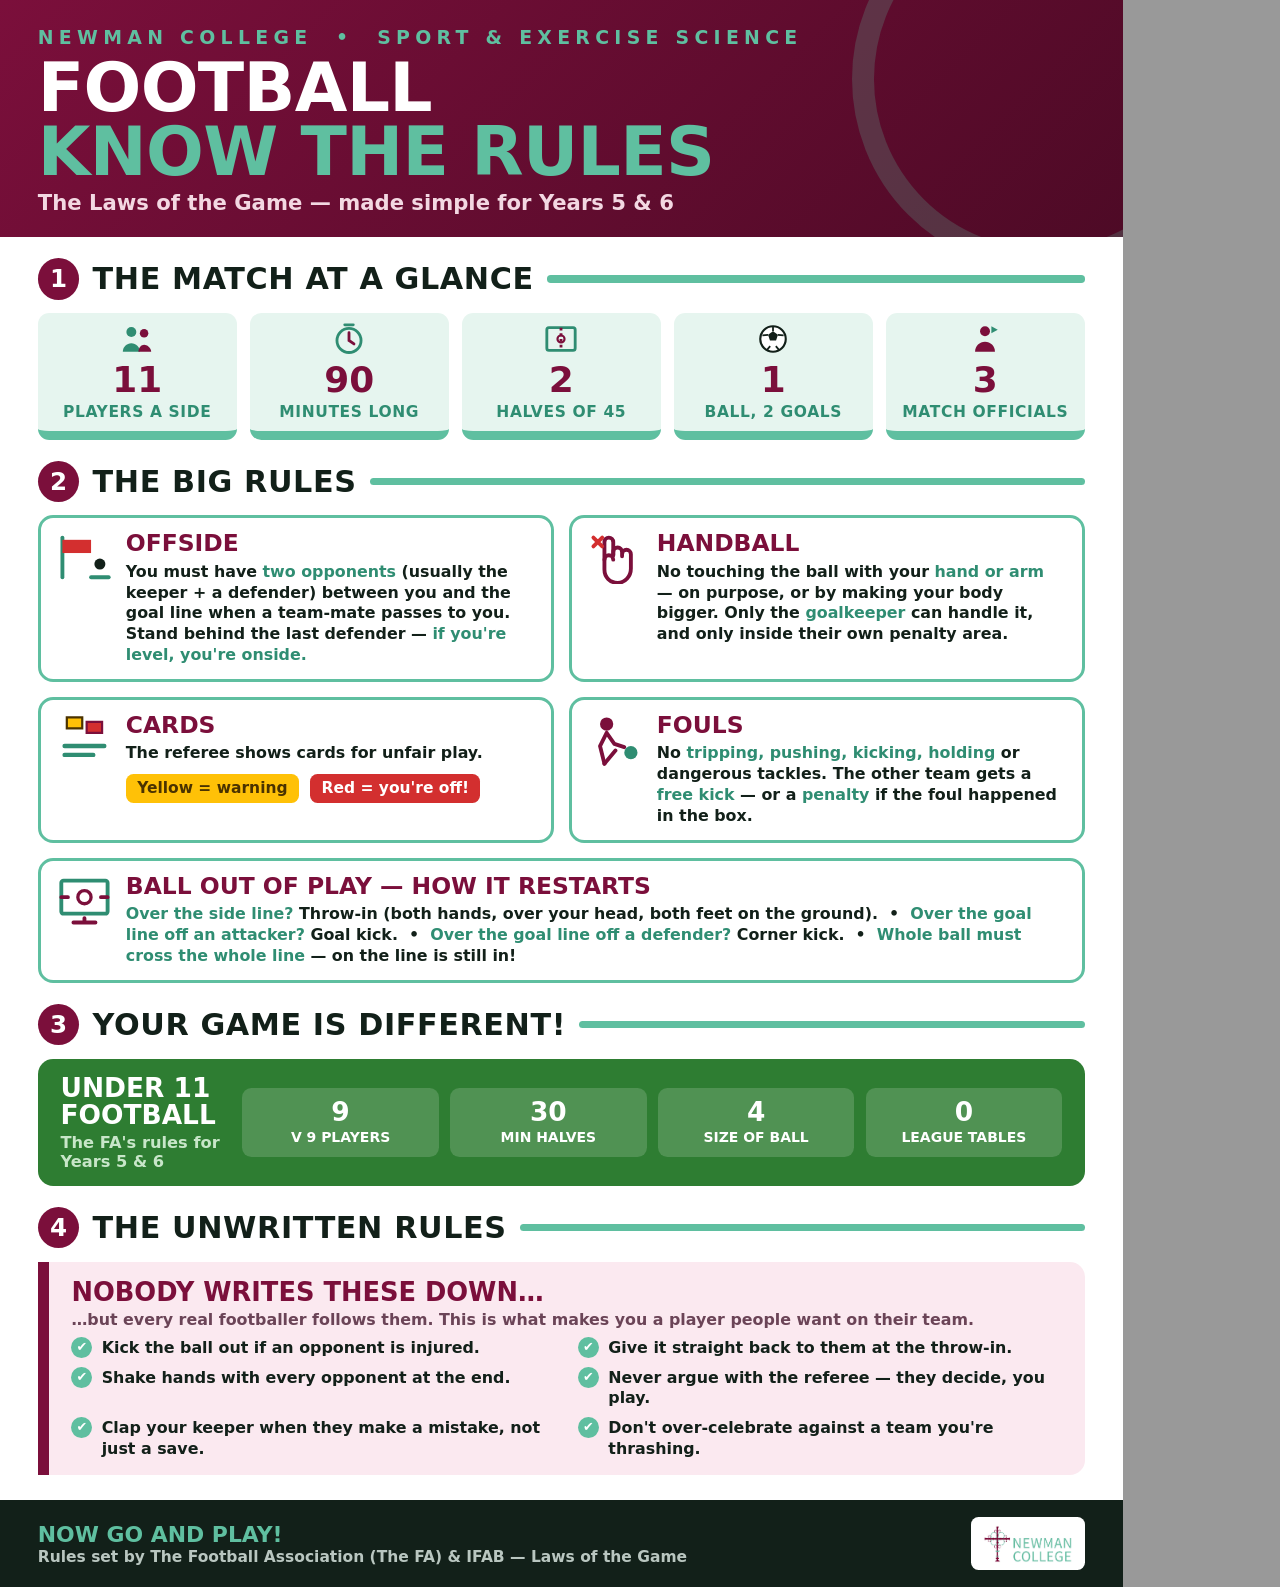
<file: summer-prep-2026/poster-football-rules.html>
<!doctype html>
<html lang="en">
<head>
<meta charset="utf-8">
<title>Football: Know The Rules — A3 Educational Poster</title>
<style>
  @page { size: A3 portrait; margin: 0; }
  :root{
    --teal:#5FBFA0; --teal-dk:#2F8D72; --teal-lt:#E6F5EF;
    --maroon:#7B0F3B; --maroon-lt:#FBE9F0;
    --grass:#2E7D32; --grass-lt:#E8F5E9;
    --amber:#FFC107; --red:#D32F2F;
    --ink:#122019; --paper:#FFFFFF;
  }
  *{box-sizing:border-box; margin:0; padding:0;}
  html,body{background:#999;}
  .page{
    width:297mm; height:420mm; background:var(--paper); color:var(--ink);
    font-family:"Verdana","DejaVu Sans",Arial,sans-serif;
    display:flex; flex-direction:column; overflow:hidden;
    position:relative;
  }

  /* ---------- HEADER ---------- */
  .hdr{
    flex:0 0 auto;
    background:linear-gradient(135deg,var(--maroon) 0%,#4E0A26 100%);
    color:#fff; padding:7mm 10mm 6mm; position:relative; overflow:hidden;
  }
  .hdr::after{ /* pitch-stripe flourish */
    content:""; position:absolute; right:-30mm; top:-30mm;
    width:90mm; height:90mm; border:6mm solid rgba(95,191,160,.22);
    border-radius:50%;
  }
  .kicker{
    font-size:5mm; letter-spacing:.28em; font-weight:700;
    color:var(--teal); text-transform:uppercase;
  }
  .hdr h1{
    font-size:18mm; line-height:.94; font-weight:900; letter-spacing:-.01em;
    margin:2mm 0 1.5mm; text-transform:uppercase;
  }
  .hdr h1 em{ font-style:normal; color:var(--teal); }
  .sub{ font-size:5.6mm; font-weight:700; color:#F3D8E2; }

  /* ---------- SHARED ---------- */
  .band-title{
    display:flex; align-items:center; gap:3.5mm; margin-bottom:3.5mm;
  }
  .band-title h2{
    font-size:8mm; font-weight:900; text-transform:uppercase; letter-spacing:.02em;
  }
  .band-title .rule{ flex:1; height:2mm; border-radius:1mm; background:var(--teal); }
  .num{
    width:11mm; height:11mm; flex:0 0 11mm; border-radius:50%;
    background:var(--maroon); color:#fff; font-size:6.5mm; font-weight:900;
    display:flex; align-items:center; justify-content:center;
  }
  main{ flex:1 1 auto; padding:5.5mm 10mm 0; display:flex; flex-direction:column; gap:5.5mm; }
  main > section{ flex:0 0 auto; }

  /* ---------- QUICK FACTS ---------- */
  .facts{ display:grid; grid-template-columns:repeat(5,1fr); gap:3.5mm; }
  .fact{
    background:var(--teal-lt); border-bottom:2.5mm solid var(--teal);
    border-radius:3mm; padding:2.5mm 2mm; text-align:center;
  }
  .fact svg{ width:9mm; height:9mm; display:block; margin:0 auto 1.5mm; }
  .fact b{ display:block; font-size:9.5mm; font-weight:900; color:var(--maroon); line-height:1; }
  .fact span{ display:block; font-size:4.1mm; font-weight:700; color:var(--teal-dk); margin-top:1.5mm; text-transform:uppercase; letter-spacing:.04em;}

  /* ---------- RULES GRID ---------- */
  .rules{ display:grid; grid-template-columns:1fr 1fr; gap:4mm; }
  .rule-card{
    border:.8mm solid var(--teal); border-radius:4mm; padding:3.4mm 4.5mm;
    display:flex; gap:4mm; align-items:flex-start; background:#fff;
  }
  .rule-card.wide{ grid-column:1 / -1; }
  .rule-card svg{ width:14mm; height:14mm; flex:0 0 14mm; }
  .rule-card h3{ font-size:6.2mm; font-weight:900; color:var(--maroon); text-transform:uppercase; line-height:1.05; }
  .rule-card p{ font-size:4.2mm; line-height:1.32; margin-top:1.5mm; font-weight:600; }
  .rule-card p b{ color:var(--teal-dk); }

  /* ---------- CARDS (yellow/red) ---------- */
  .cardrow{ display:flex; gap:3mm; margin-top:2.5mm; }
  .pill{
    font-size:4.1mm; font-weight:800; padding:1.5mm 3mm; border-radius:2mm; color:#fff;
  }
  .pill.y{ background:var(--amber); color:#4A3200; }
  .pill.r{ background:var(--red); }

  /* ---------- YOUR AGE BOX ---------- */
  .age{
    background:var(--grass); color:#fff; border-radius:4mm; padding:4mm 6mm;
    display:flex; align-items:center; gap:6mm;
  }
  .age h3{ font-size:7mm; font-weight:900; text-transform:uppercase; line-height:1.05; }
  .age .tag{ font-size:4.3mm; font-weight:700; color:#C8E6C9; margin-top:1mm;}
  .age ul{ list-style:none; display:grid; grid-template-columns:repeat(4,1fr); gap:3mm; flex:1; }
  .age li{ background:rgba(255,255,255,.16); border-radius:2.5mm; padding:3mm 2mm; text-align:center; }
  .age li b{ display:block; font-size:7mm; font-weight:900; line-height:1; }
  .age li span{ display:block; font-size:3.7mm; font-weight:700; margin-top:1mm; text-transform:uppercase; }

  /* ---------- ETIQUETTE ---------- */
  .etq{ background:var(--maroon-lt); border-left:3mm solid var(--maroon); border-radius:0 4mm 4mm 0; padding:4mm 6mm; }
  .etq h3{ font-size:6.8mm; font-weight:900; color:var(--maroon); text-transform:uppercase; }
  .etq .lead{ font-size:4.2mm; font-weight:700; color:#6B4457; margin:.8mm 0 2.5mm; }
  .etq ul{ list-style:none; display:grid; grid-template-columns:1fr 1fr; gap:2.4mm 6mm; }
  .etq li{ font-size:4.2mm; font-weight:600; line-height:1.3; padding-left:8mm; position:relative; }
  .etq li::before{
    content:"✔"; position:absolute; left:0; top:-.3mm; width:5.5mm; height:5.5mm;
    background:var(--teal); color:#fff; border-radius:50%; font-size:3.4mm;
    display:flex; align-items:center; justify-content:center;
  }

  /* ---------- FOOTER ---------- */
  footer{
    flex:0 0 auto; margin-top:auto; background:var(--ink); color:#fff;
    padding:4.5mm 10mm; display:flex; align-items:center; justify-content:space-between; gap:6mm;
  }
  footer .msg b{ display:block; font-size:5.8mm; font-weight:900; color:var(--teal); text-transform:uppercase; }
  footer .msg span{ font-size:4.1mm; font-weight:600; color:#B9C6C0; }
  footer img{ height:14mm; background:#fff; padding:2mm 3mm; border-radius:2mm; }
</style>
</head>
<body>
<div class="page">

  <header class="hdr">
    <div class="kicker">Newman College &nbsp;•&nbsp; Sport &amp; Exercise Science</div>
    <h1>Football<br><em>Know The Rules</em></h1>
    <div class="sub">The Laws of the Game — made simple for Years 5 &amp; 6</div>
  </header>

  <main>

    <!-- QUICK FACTS -->
    <section>
      <div class="band-title"><div class="num">1</div><h2>The Match At A Glance</h2><div class="rule"></div></div>
      <div class="facts">
        <div class="fact">
          <svg viewBox="0 0 48 48" fill="none"><circle cx="16" cy="14" r="7" fill="#2F8D72"/><circle cx="34" cy="16" r="6" fill="#7B0F3B"/><path d="M4 42c0-7 5.4-12 12-12s12 5 12 12z" fill="#2F8D72"/><path d="M26 42c0-6 4.2-10 8-10s10 4 10 10z" fill="#7B0F3B"/></svg>
          <b>11</b><span>Players a side</span>
        </div>
        <div class="fact">
          <svg viewBox="0 0 48 48" fill="none"><circle cx="24" cy="26" r="17" stroke="#2F8D72" stroke-width="4"/><path d="M24 15v11l7 5" stroke="#7B0F3B" stroke-width="4" stroke-linecap="round"/><path d="M18 4h12" stroke="#2F8D72" stroke-width="4" stroke-linecap="round"/></svg>
          <b>90</b><span>Minutes long</span>
        </div>
        <div class="fact">
          <svg viewBox="0 0 48 48" fill="none"><rect x="4" y="8" width="40" height="32" rx="3" stroke="#2F8D72" stroke-width="4"/><path d="M24 8v32" stroke="#7B0F3B" stroke-width="4" stroke-dasharray="4 4"/><circle cx="24" cy="24" r="5" stroke="#7B0F3B" stroke-width="3"/></svg>
          <b>2</b><span>Halves of 45</span>
        </div>
        <div class="fact">
          <svg viewBox="0 0 48 48" fill="none"><circle cx="24" cy="24" r="18" fill="#fff" stroke="#122019" stroke-width="3"/><path d="M24 13l7 5-2.7 8h-8.6L17 18z" fill="#122019"/><path d="M24 6v7M9 19l8 -1M39 19l-8 -1M15 40l5-6M33 40l-5-6" stroke="#122019" stroke-width="2.5"/></svg>
          <b>1</b><span>Ball, 2 goals</span>
        </div>
        <div class="fact">
          <svg viewBox="0 0 48 48" fill="none"><circle cx="24" cy="13" r="7" fill="#7B0F3B"/><path d="M10 42c0-8 6.3-14 14-14s14 6 14 14z" fill="#7B0F3B"/><path d="M33 6l9 5-9 5z" fill="#2F8D72"/></svg>
          <b>3</b><span>Match officials</span>
        </div>
      </div>
    </section>

    <!-- RULES -->
    <section>
      <div class="band-title"><div class="num">2</div><h2>The Big Rules</h2><div class="rule"></div></div>
      <div class="rules">

        <div class="rule-card">
          <svg viewBox="0 0 48 48" fill="none"><path d="M4 6v36" stroke="#2F8D72" stroke-width="3.5" stroke-linecap="round"/><path d="M4 8h26v12H4z" fill="#D32F2F"/><circle cx="38" cy="30" r="5" fill="#122019"/><path d="M30 42h16" stroke="#2F8D72" stroke-width="3.5" stroke-linecap="round"/></svg>
          <div>
            <h3>Offside</h3>
            <p>You must have <b>two opponents</b> (usually the keeper + a defender) between you and the goal line when a team-mate passes to you. Stand behind the last defender — <b>if you're level, you're onside.</b></p>
          </div>
        </div>

        <div class="rule-card">
          <svg viewBox="0 0 48 48" fill="none"><path d="M14 26V10a4 4 0 018 0v12" stroke="#7B0F3B" stroke-width="3.5" stroke-linecap="round"/><path d="M22 22v-3a4 4 0 018 0v3M30 23v-2a4 4 0 018 0v13c0 7-5 13-12 13s-12-5-12-12V26a4 4 0 018 0" stroke="#7B0F3B" stroke-width="3.5" stroke-linecap="round"/><path d="M4 6l8 8M4 14l8-8" stroke="#D32F2F" stroke-width="3.5" stroke-linecap="round"/></svg>
          <div>
            <h3>Handball</h3>
            <p>No touching the ball with your <b>hand or arm</b> — on purpose, or by making your body bigger. Only the <b>goalkeeper</b> can handle it, and only inside their own penalty area.</p>
          </div>
        </div>

        <div class="rule-card">
          <svg viewBox="0 0 48 48" fill="none"><path d="M8 4h14v10H8z" fill="#FFC107" stroke="#4A3200" stroke-width="2"/><path d="M26 8h14v10H26z" fill="#D32F2F" stroke="#7B0F3B" stroke-width="2"/><path d="M6 30h36M6 38h26" stroke="#2F8D72" stroke-width="4" stroke-linecap="round"/></svg>
          <div>
            <h3>Cards</h3>
            <p>The referee shows cards for unfair play.</p>
            <div class="cardrow"><span class="pill y">Yellow = warning</span><span class="pill r">Red = you're off!</span></div>
          </div>
        </div>

        <div class="rule-card">
          <svg viewBox="0 0 48 48" fill="none"><circle cx="16" cy="10" r="6" fill="#7B0F3B"/><path d="M16 18l-6 12 4 16M16 18l7 10 9 3" stroke="#7B0F3B" stroke-width="3.5" stroke-linecap="round" stroke-linejoin="round"/><path d="M14 46l10-12" stroke="#7B0F3B" stroke-width="3.5" stroke-linecap="round"/><circle cx="38" cy="36" r="6" fill="#2F8D72"/></svg>
          <div>
            <h3>Fouls</h3>
            <p>No <b>tripping, pushing, kicking, holding</b> or dangerous tackles. The other team gets a <b>free kick</b> — or a <b>penalty</b> if the foul happened in the box.</p>
          </div>
        </div>

        <div class="rule-card wide">
          <svg viewBox="0 0 48 48" fill="none"><rect x="3" y="6" width="42" height="30" rx="2" stroke="#2F8D72" stroke-width="3.5"/><circle cx="24" cy="21" r="6" stroke="#7B0F3B" stroke-width="3"/><path d="M3 21h6M39 21h6M24 40v4M14 44h20" stroke="#7B0F3B" stroke-width="3.5" stroke-linecap="round"/></svg>
          <div>
            <h3>Ball Out Of Play — How It Restarts</h3>
            <p><b>Over the side line?</b> Throw-in (both hands, over your head, both feet on the ground). &nbsp;•&nbsp; <b>Over the goal line off an attacker?</b> Goal kick. &nbsp;•&nbsp; <b>Over the goal line off a defender?</b> Corner kick. &nbsp;•&nbsp; <b>Whole ball must cross the whole line</b> — on the line is still in!</p>
          </div>
        </div>

      </div>
    </section>

    <!-- YOUR AGE -->
    <section>
      <div class="band-title"><div class="num">3</div><h2>Your Game Is Different!</h2><div class="rule"></div></div>
      <div class="age">
        <div>
          <h3>Under&nbsp;11<br>Football</h3>
          <div class="tag">The FA's rules for<br>Years 5 &amp; 6</div>
        </div>
        <ul>
          <li><b>9</b><span>v 9 players</span></li>
          <li><b>30</b><span>Min halves</span></li>
          <li><b>4</b><span>Size of ball</span></li>
          <li><b>0</b><span>League tables</span></li>
        </ul>
      </div>
    </section>

    <!-- ETIQUETTE -->
    <section>
      <div class="band-title"><div class="num">4</div><h2>The Unwritten Rules</h2><div class="rule"></div></div>
      <div class="etq">
        <h3>Nobody writes these down…</h3>
        <div class="lead">…but every real footballer follows them. This is what makes you a player people want on their team.</div>
        <ul>
          <li><b>Kick the ball out</b> if an opponent is injured.</li>
          <li><b>Give it straight back</b> to them at the throw-in.</li>
          <li><b>Shake hands</b> with every opponent at the end.</li>
          <li><b>Never argue with the referee</b> — they decide, you play.</li>
          <li><b>Clap your keeper</b> when they make a mistake, not just a save.</li>
          <li><b>Don't over-celebrate</b> against a team you're thrashing.</li>
        </ul>
      </div>
    </section>

  </main>

  <footer>
    <div class="msg">
      <b>Now go and play!</b>
      <span>Rules set by The Football Association (The FA) &amp; IFAB — Laws of the Game</span>
    </div>
    <img src="logo.jpg" alt="Newman College">
  </footer>

</div>
</body>
</html>
</file>
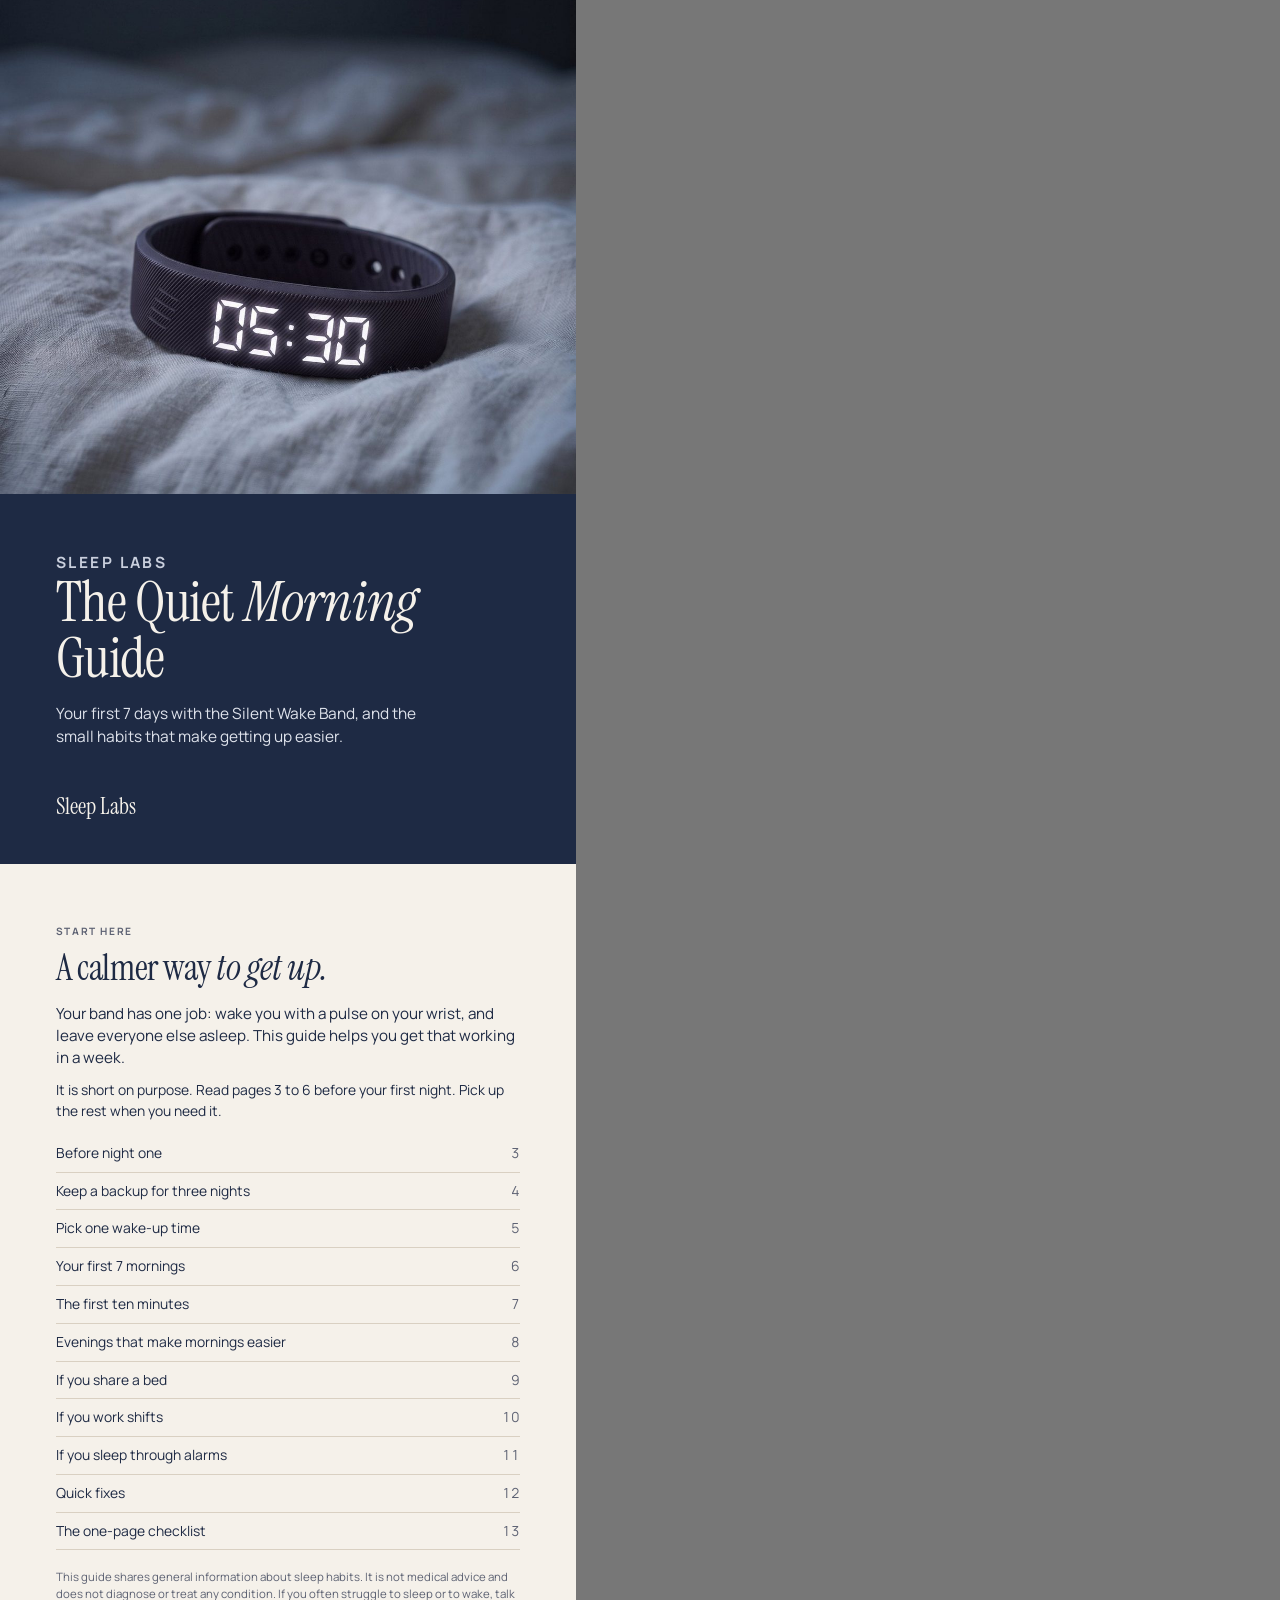
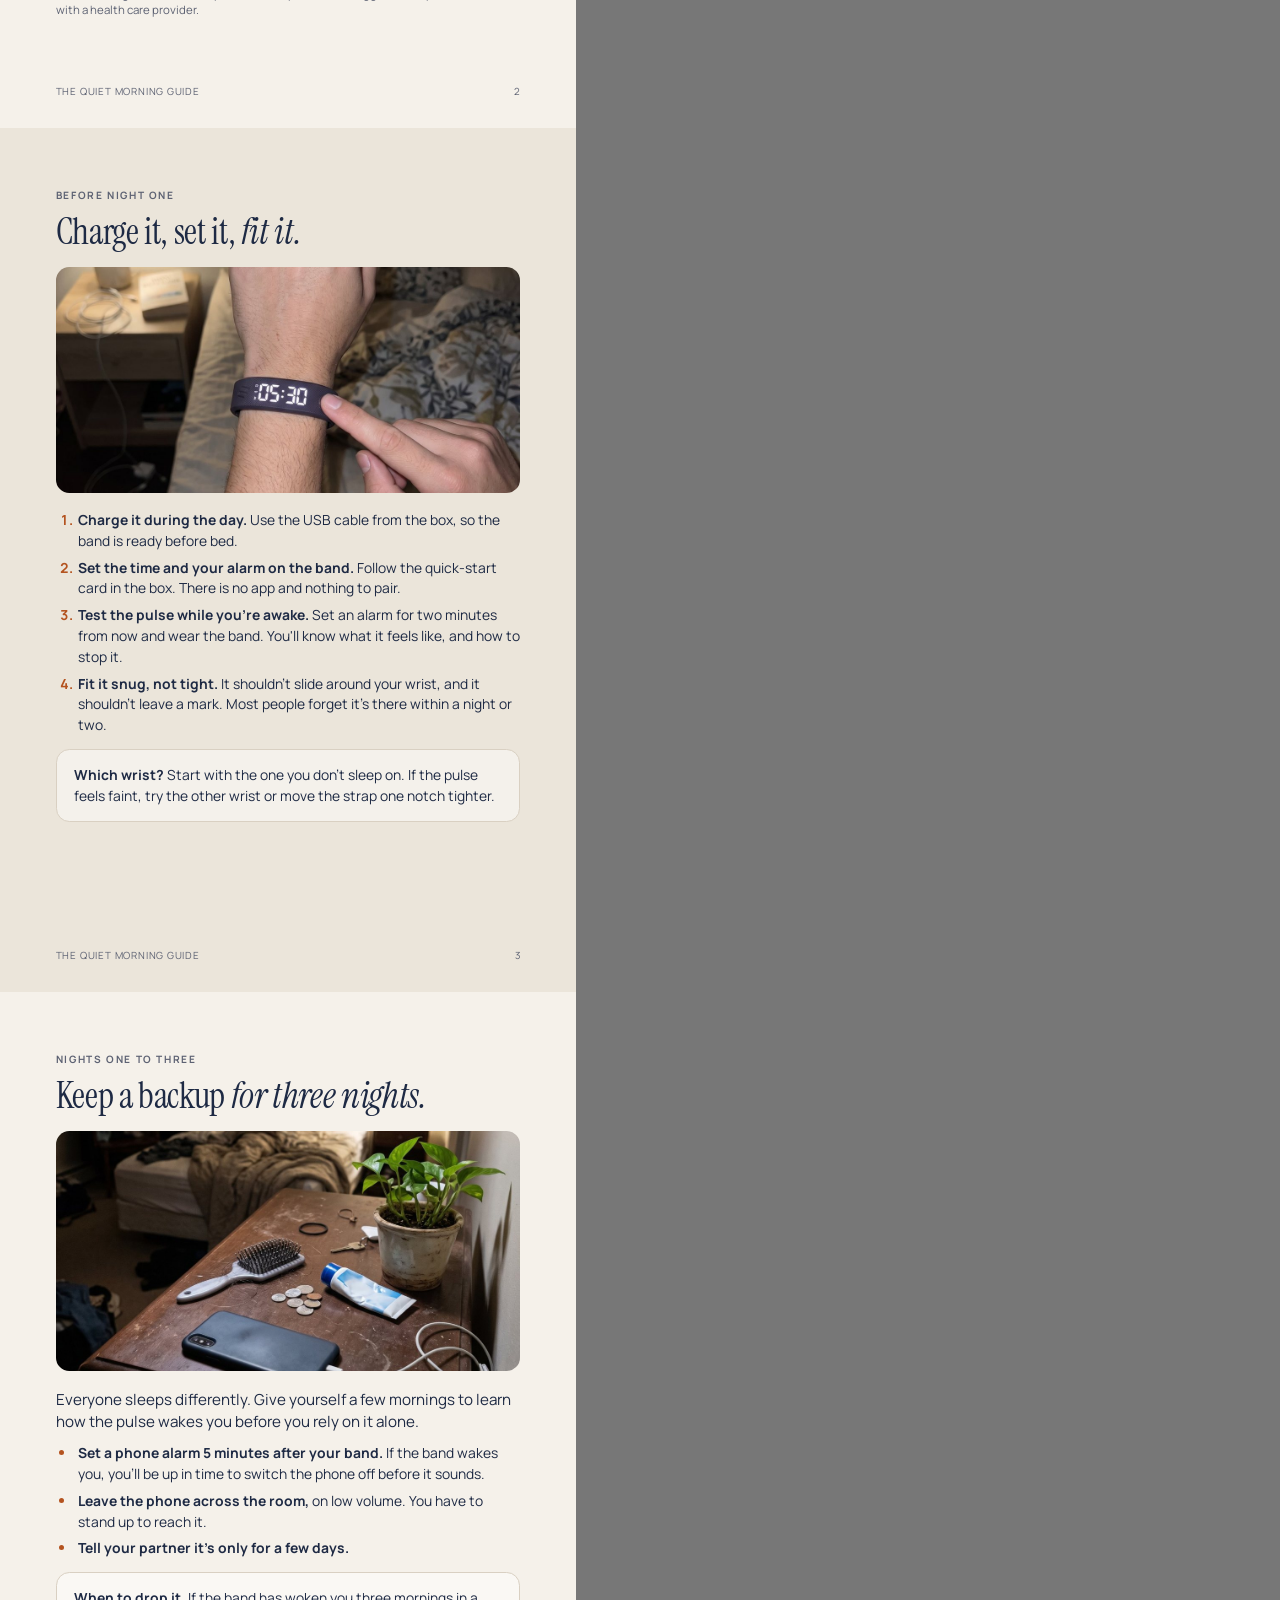
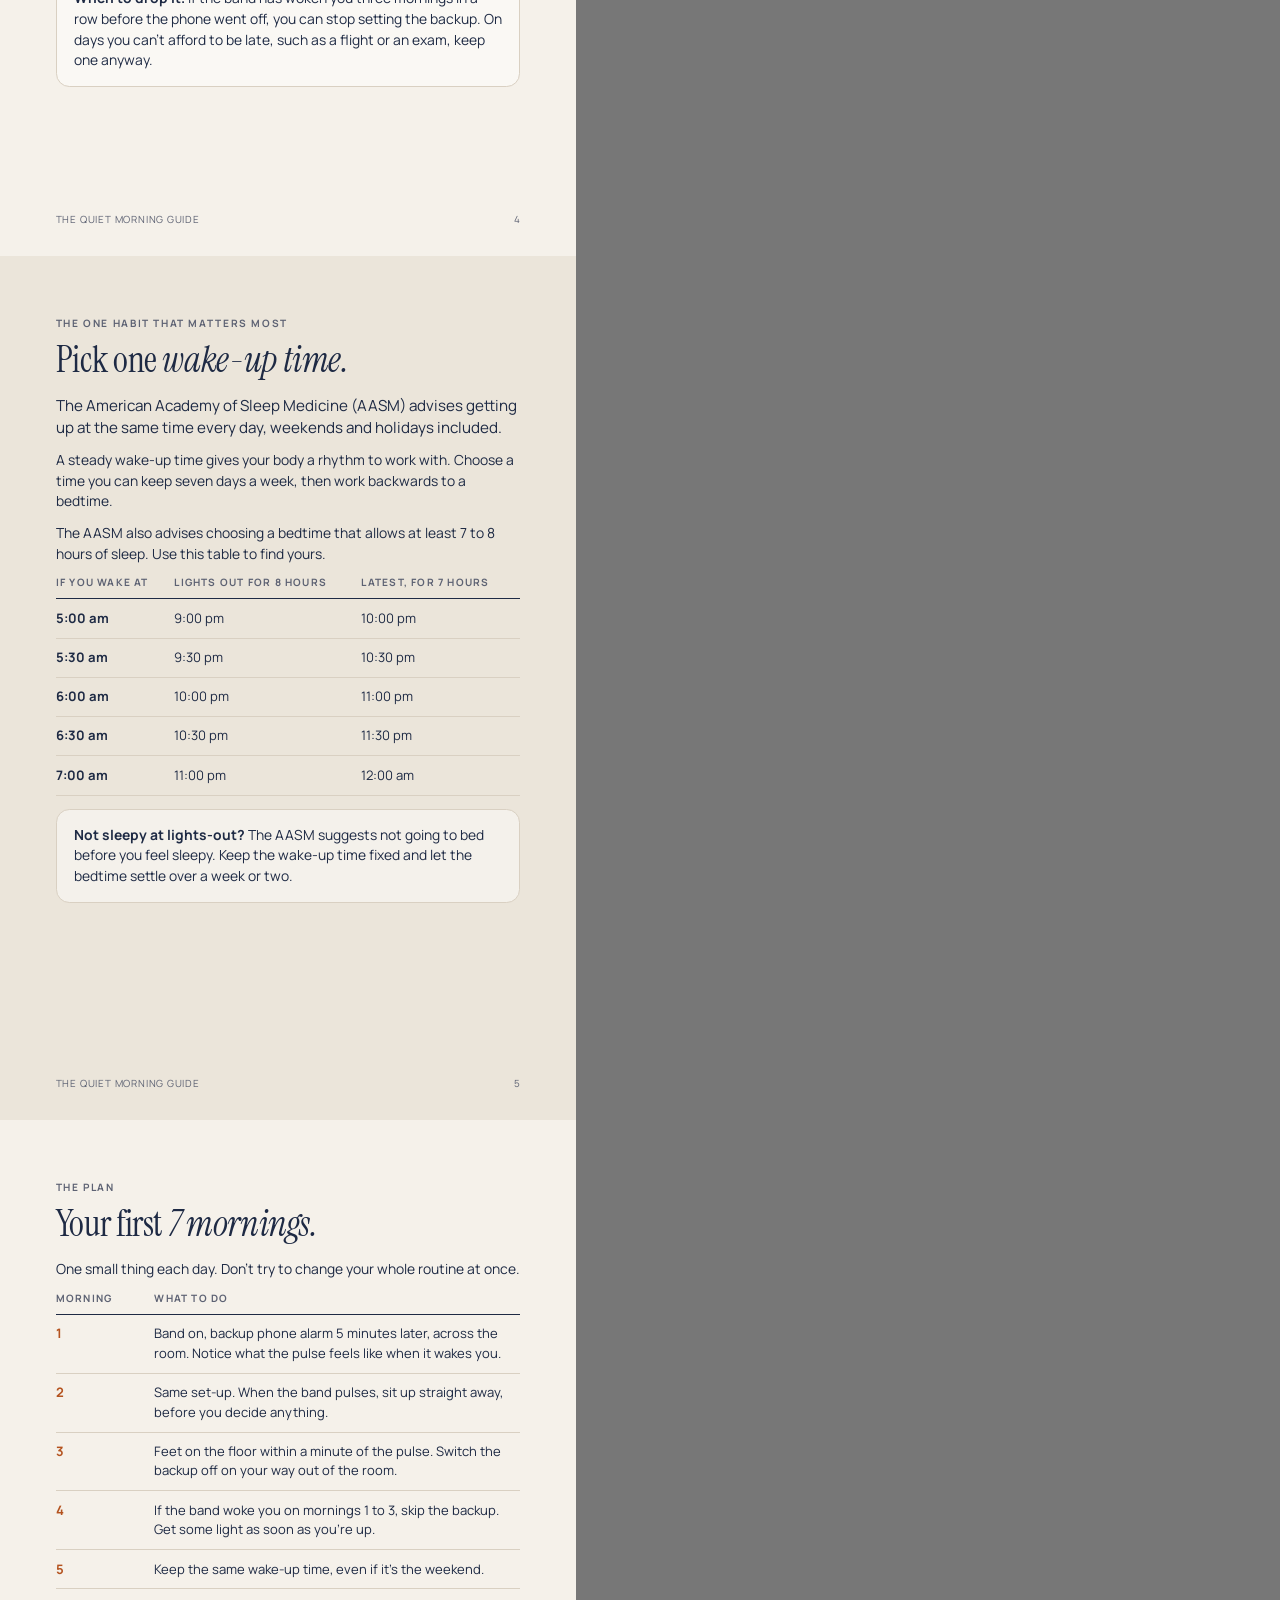
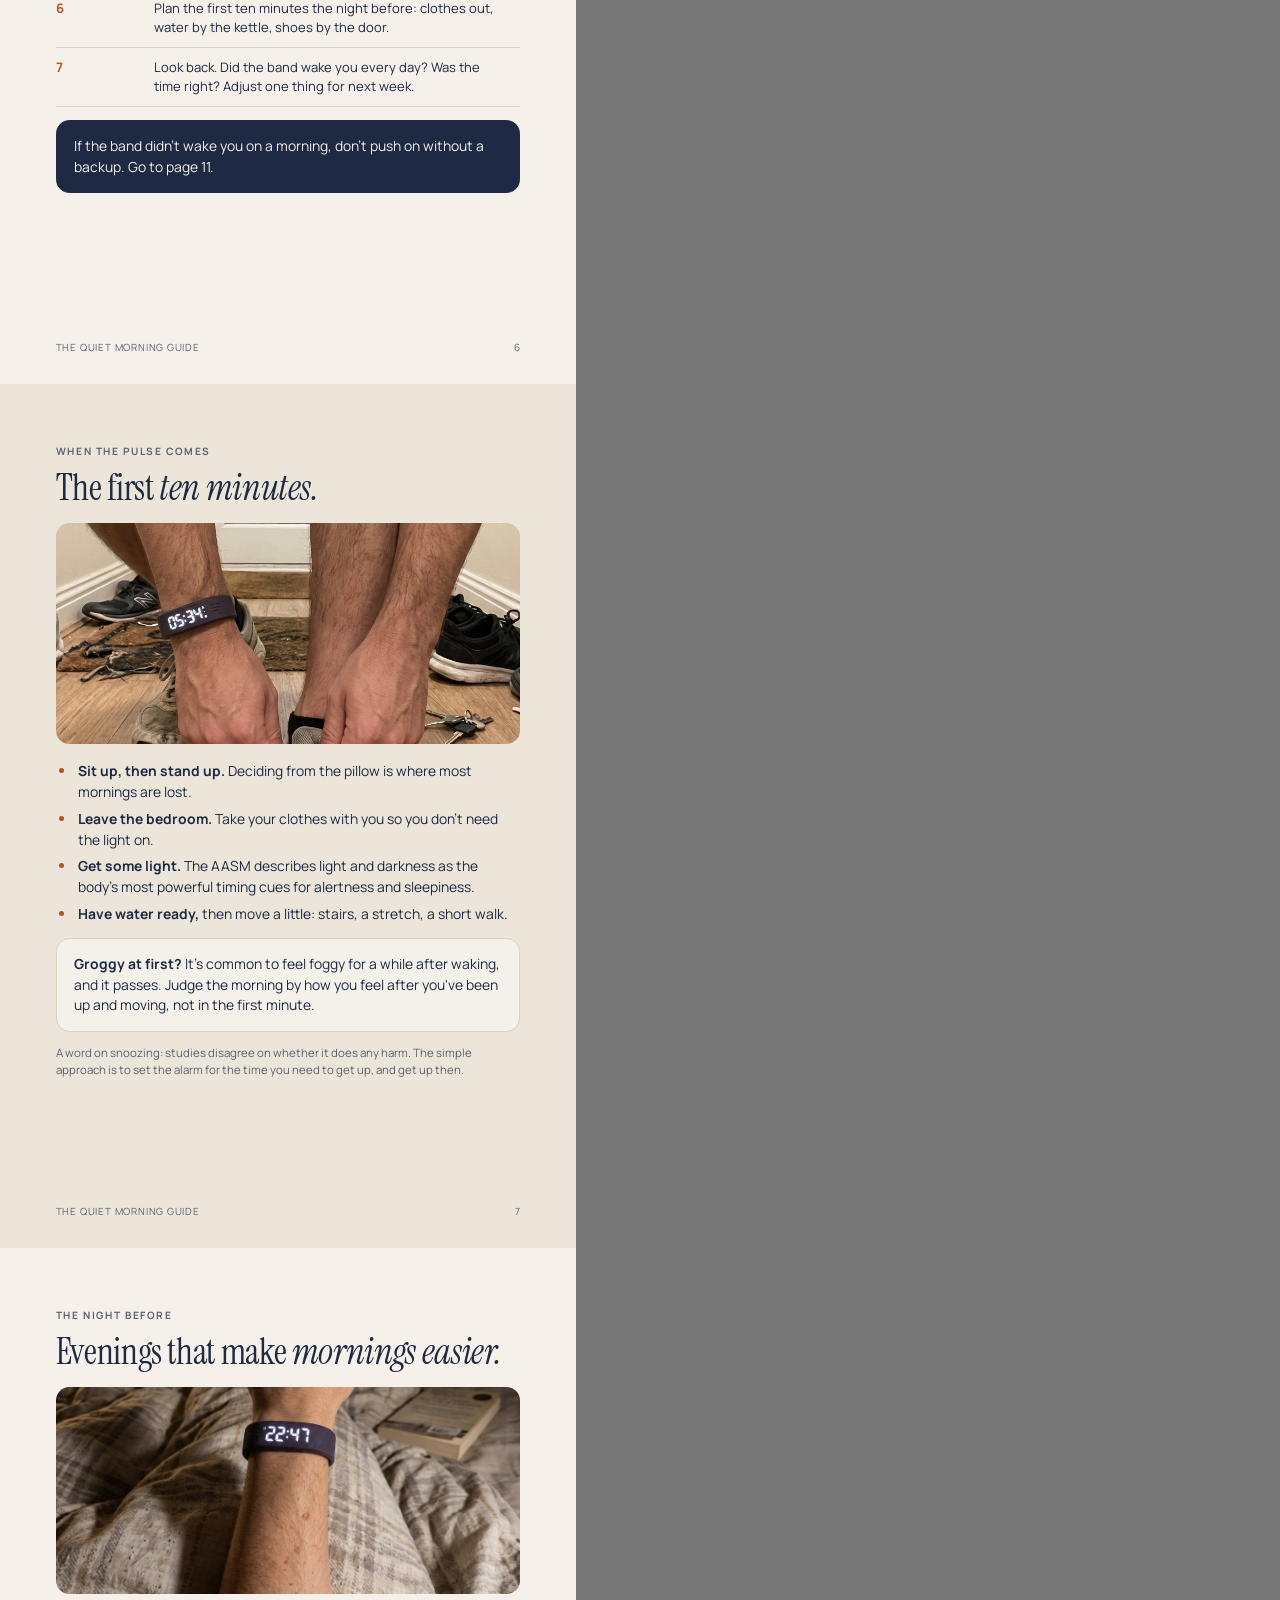
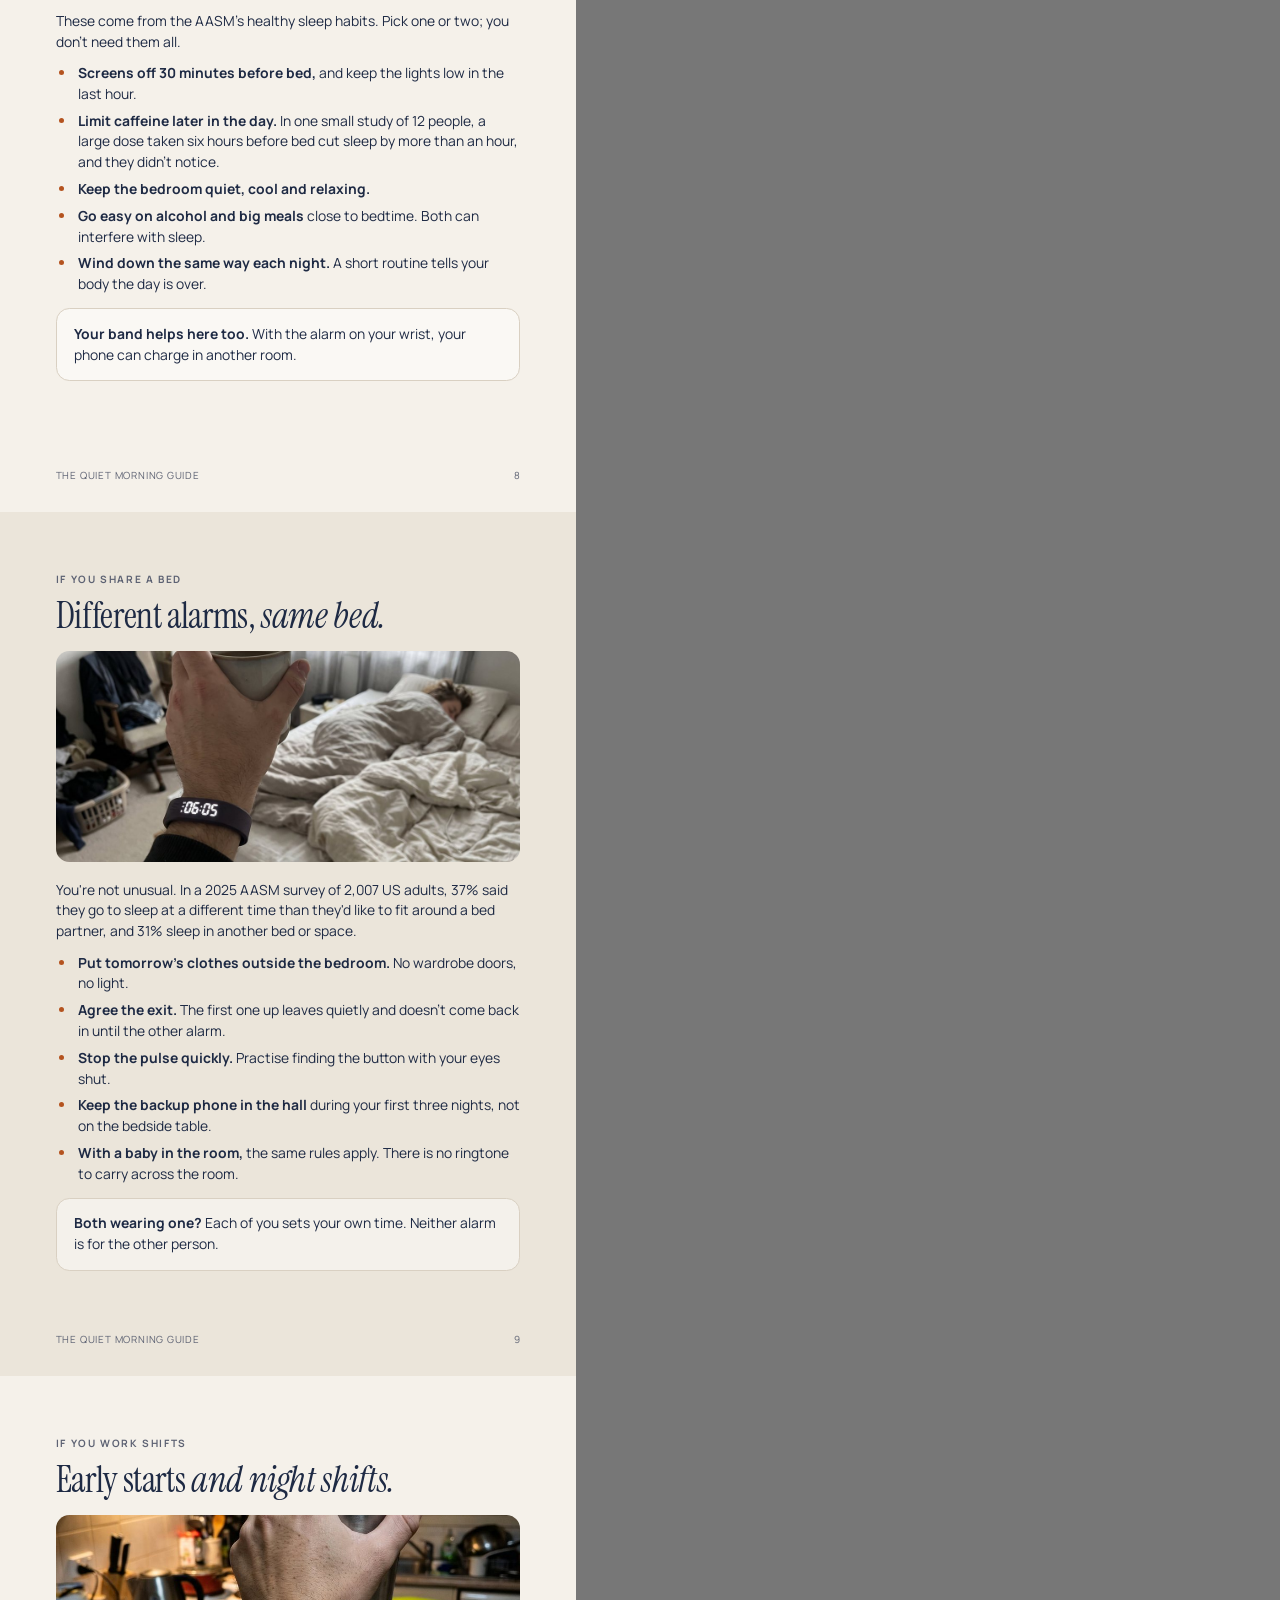
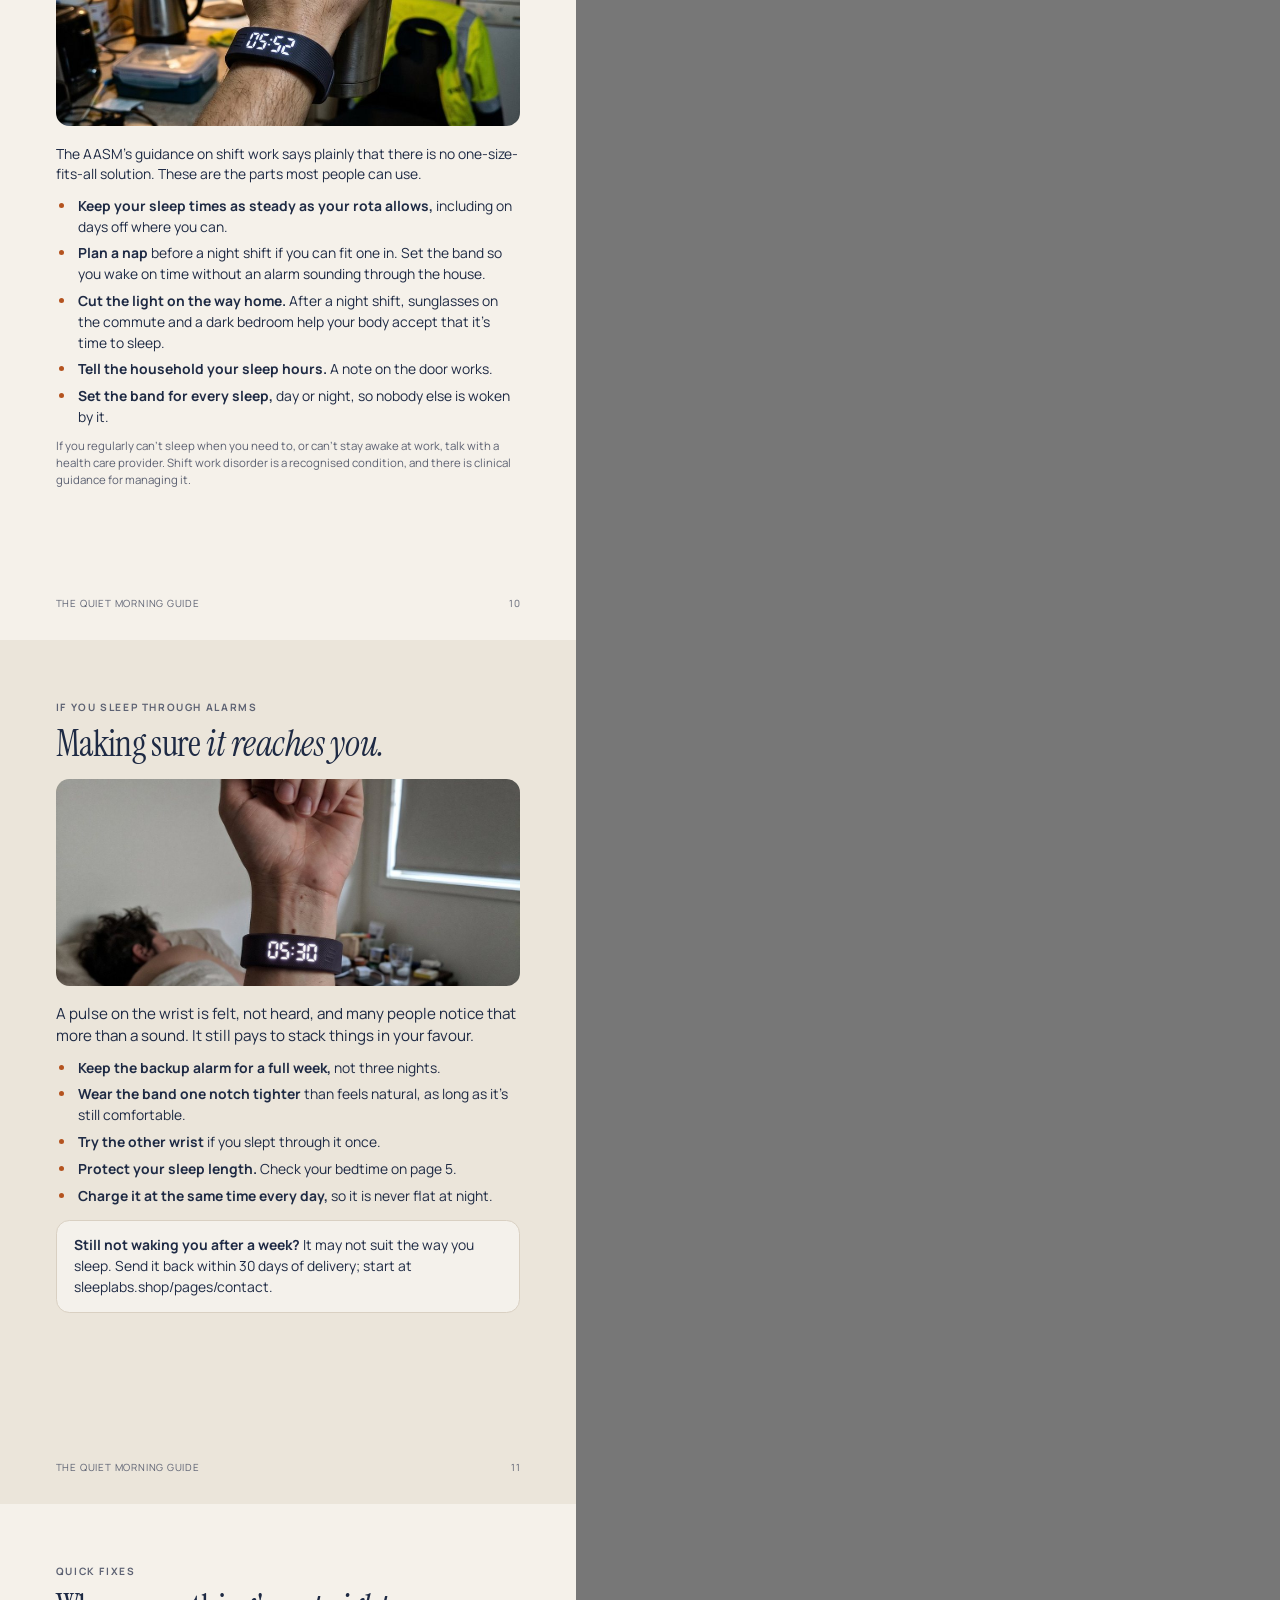
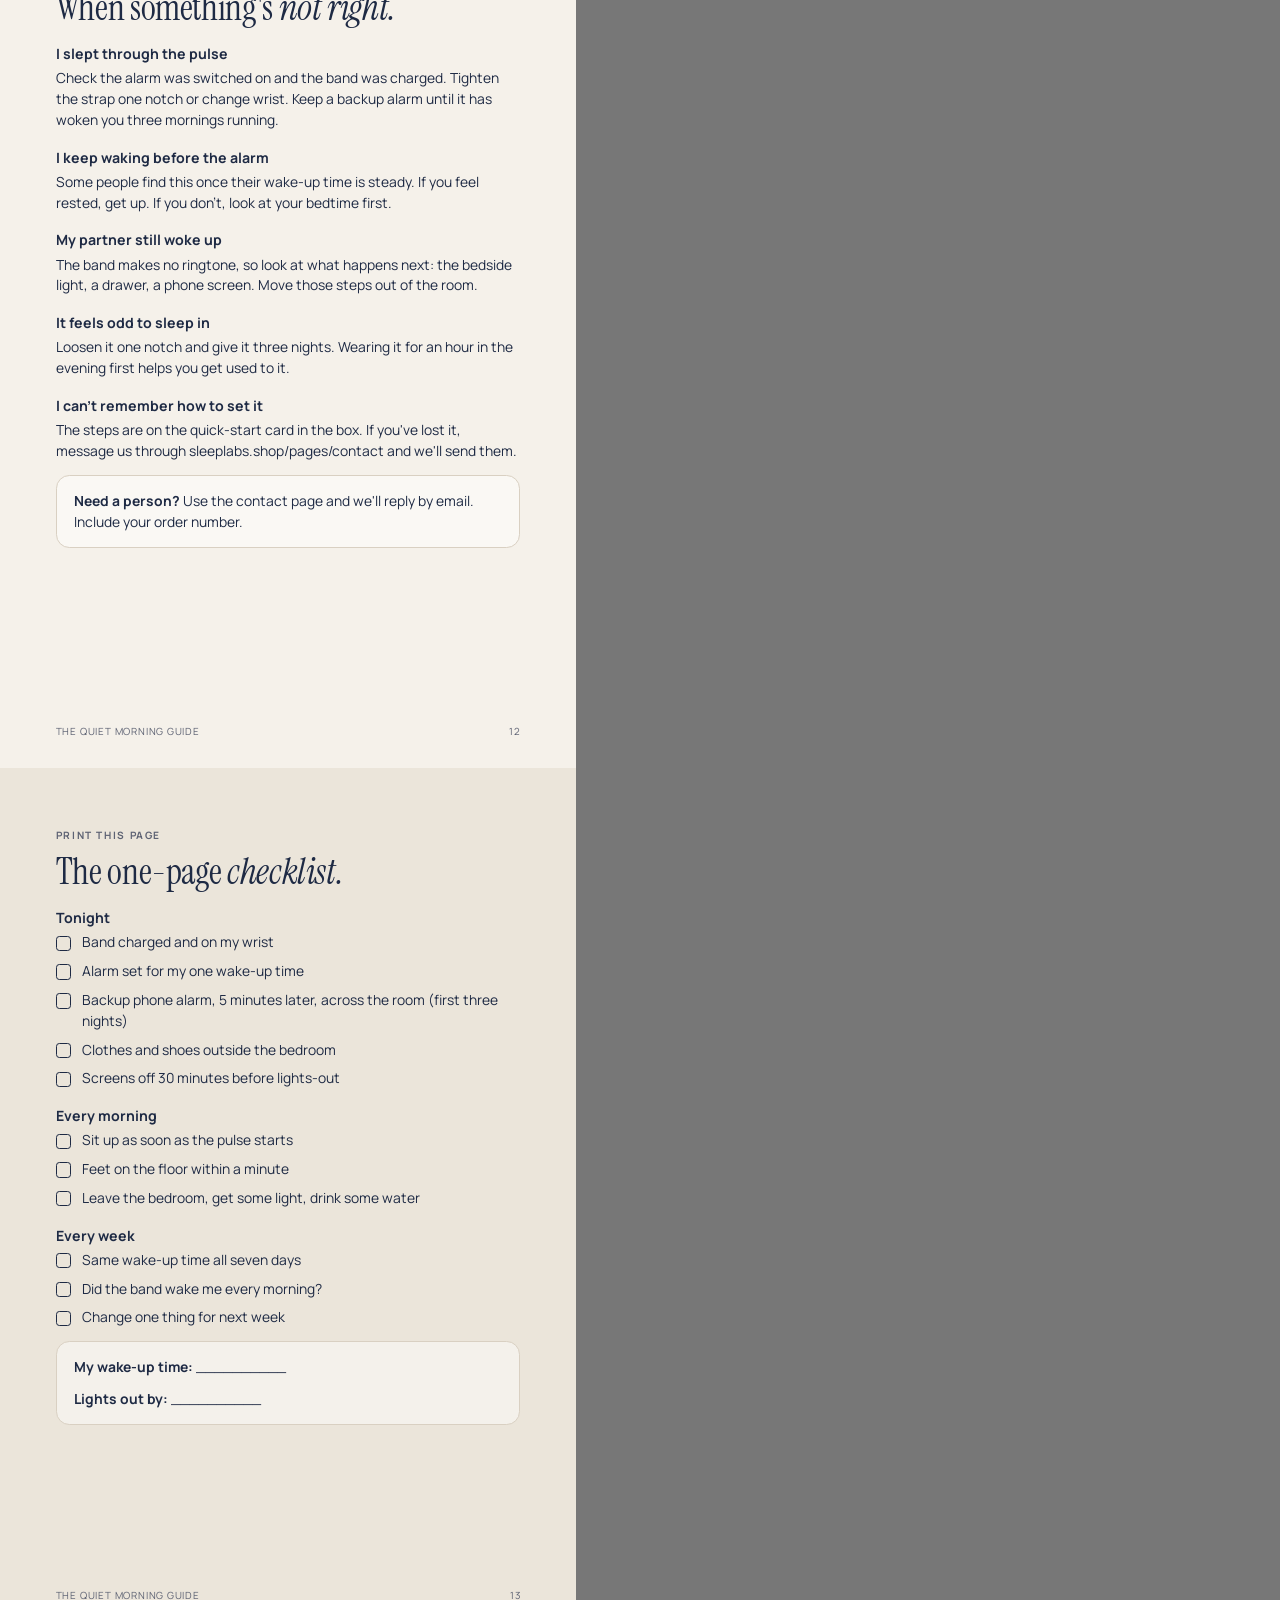
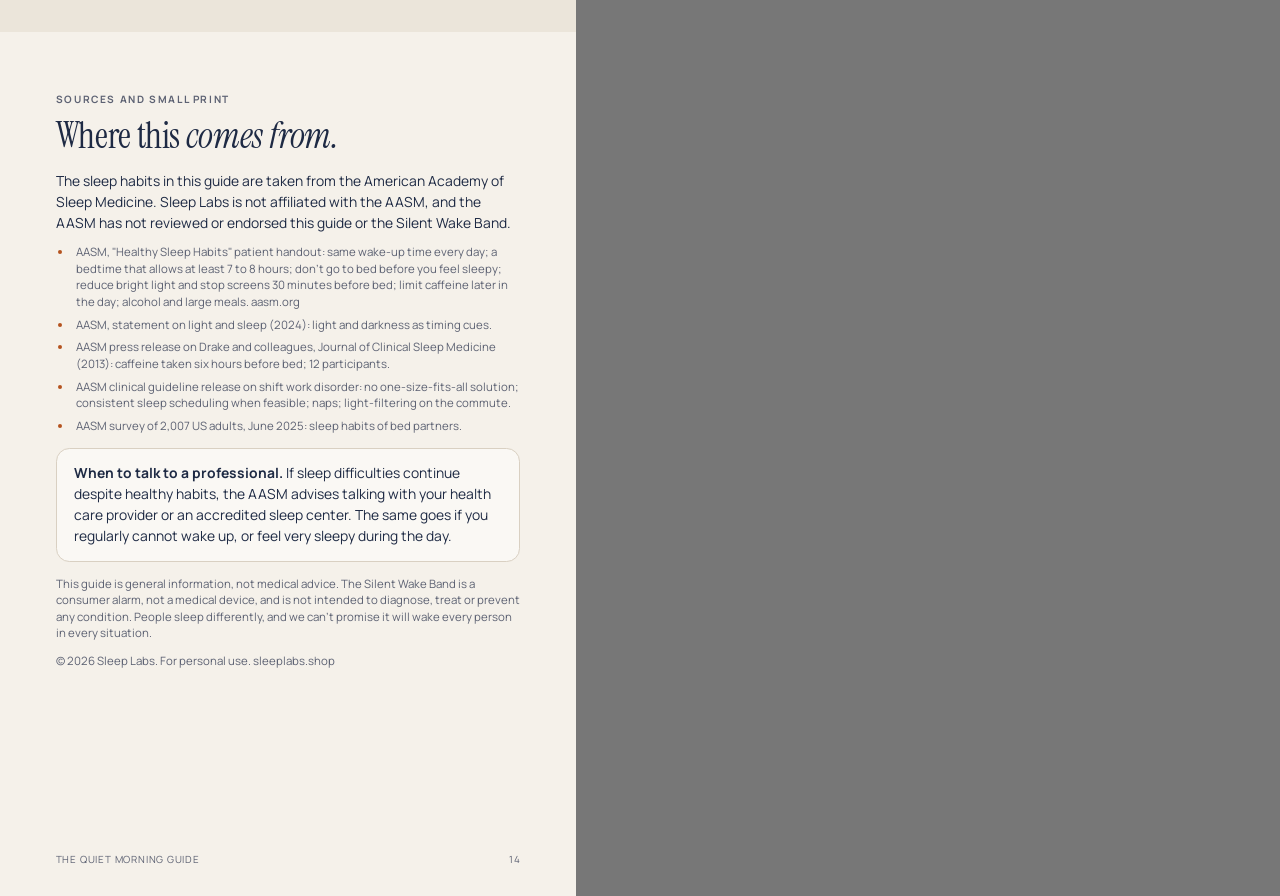
<file: guide/src/guide.html>
<!doctype html>
<html lang="en">
<head>
<meta charset="utf-8">
<title>The Quiet Morning Guide</title>
<style>
  @font-face{font-family:"Instrument Serif";font-weight:400;font-style:normal;src:url(fonts/instrument-serif-latin-400-normal.woff2) format("woff2")}
  @font-face{font-family:"Instrument Serif";font-weight:400;font-style:italic;src:url(fonts/instrument-serif-latin-400-italic.woff2) format("woff2")}
  @font-face{font-family:"Manrope";font-weight:400;src:url(fonts/manrope-latin-400-normal.woff2) format("woff2")}
  @font-face{font-family:"Manrope";font-weight:500;src:url(fonts/manrope-latin-500-normal.woff2) format("woff2")}
  @font-face{font-family:"Manrope";font-weight:600;src:url(fonts/manrope-latin-600-normal.woff2) format("woff2")}
  @font-face{font-family:"Manrope";font-weight:700;src:url(fonts/manrope-latin-700-normal.woff2) format("woff2")}
  @page{size:6in 9in;margin:0}
  :root{--n:#1E2A44;--c:#F5F1EA;--b:#EBE5DA;--ln:#d9d0c2;--mu:#5d6273;--a:#B4531F}
  *{box-sizing:border-box}
  html,body{margin:0;padding:0;background:#777}
  body{font-family:"Manrope",sans-serif;font-size:10.4pt;line-height:1.5;color:var(--n);-webkit-print-color-adjust:exact;print-color-adjust:exact}
  .page{position:relative;width:6in;height:9in;overflow:hidden;background:var(--c);padding:.62in .58in .7in;page-break-after:always;break-after:page}
  .page:last-child{page-break-after:auto;break-after:auto}
  .page--beige{background:var(--b)}
  .eyebrow{margin:0 0 8pt;font-size:7.6pt;font-weight:700;letter-spacing:.16em;text-transform:uppercase;color:var(--mu)}
  h1,h2{font-family:"Instrument Serif",serif;font-weight:400;letter-spacing:-.01em;margin:0}
  h2{font-size:27pt;line-height:1.05;margin-bottom:12pt}
  h2 em,h1 em{font-style:italic}
  h3{font-family:"Manrope",sans-serif;font-size:10.6pt;font-weight:700;margin:12pt 0 3pt}
  p{margin:0 0 8pt}
  .lead{font-size:11.4pt;line-height:1.45;color:var(--n)}
  .mu{color:var(--mu)}
  ul,ol{margin:0 0 8pt;padding-left:15pt}
  li{margin:0 0 4.5pt;padding-left:2pt}
  li::marker{color:var(--a);font-weight:700}
  strong{font-weight:700}
  .img{display:block;width:100%;border-radius:10pt;object-fit:cover;margin:0 0 13pt}
  .img--top{position:absolute;inset:0 0 auto 0;width:100%;border-radius:0;margin:0}
  .box{border:1pt solid var(--ln);border-radius:10pt;background:rgba(255,255,255,.45);padding:11pt 13pt;margin:10pt 0}
  .box--navy{background:var(--n);border-color:var(--n);color:var(--c)}
  .box--navy .eyebrow{color:#c9cfdd}
  .box p:last-child,.box ul:last-child{margin-bottom:0}
  .note{font-size:8.6pt;line-height:1.45;color:var(--mu)}
  .foot{position:absolute;left:.58in;right:.58in;bottom:.3in;display:flex;justify-content:space-between;font-size:7.4pt;letter-spacing:.08em;text-transform:uppercase;color:var(--mu)}
  table{width:100%;border-collapse:collapse;margin:8pt 0 10pt;font-size:9.8pt}
  th{font-size:7.6pt;font-weight:700;letter-spacing:.12em;text-transform:uppercase;color:var(--mu);text-align:left;padding:0 8pt 6pt 0;border-bottom:1pt solid var(--n)}
  td{padding:7pt 8pt 7pt 0;border-bottom:1pt solid var(--ln);vertical-align:top}
  td:first-child{font-weight:700;white-space:nowrap}
  .day td:first-child{width:74pt;color:var(--a)}
  .check{list-style:none;padding:0;margin:0 0 6pt}
  .check li{position:relative;padding:0 0 0 20pt;margin:0 0 6pt}
  .check li::before{content:"";position:absolute;left:0;top:2.5pt;width:10pt;height:10pt;border:1.2pt solid var(--n);border-radius:2.5pt}
  .cols{display:grid;grid-template-columns:1fr 1fr;gap:14pt}
  /* cover */
  .cover{padding:0;background:var(--n);color:var(--c)}
  .cover img{display:block;width:100%;height:5.15in;object-fit:cover}
  .cover__txt{padding:.42in .58in 0}
  .cover .eyebrow{color:#c9cfdd}
  .cover h1{font-size:42pt;line-height:1}
  .cover p{margin:12pt 0 0;font-size:11.6pt;color:#dfe3ec;max-width:3.9in}
  .cover__brand{position:absolute;left:.58in;bottom:.42in;font-family:"Instrument Serif",serif;font-size:17pt}
  .toc{list-style:none;padding:0;margin:10pt 0 0}
  .toc li{display:flex;justify-content:space-between;gap:10pt;padding:6pt 0;border-bottom:1pt solid var(--ln);margin:0}
  .toc span:last-child{color:var(--mu);font-variant-numeric:tabular-nums}
</style>
</head>
<body>

<!-- 1 cover -->
<section class="page cover">
  <img src="img/sl-home-shop-band.jpg" alt="">
  <div class="cover__txt">
    <p class="eyebrow">Sleep Labs</p>
    <h1>The Quiet <em>Morning</em> Guide</h1>
    <p>Your first 7 days with the Silent Wake Band, and the small habits that make getting up easier.</p>
  </div>
  <div class="cover__brand">Sleep Labs</div>
</section>

<!-- 2 welcome -->
<section class="page">
  <p class="eyebrow">Start here</p>
  <h2>A calmer way <em>to get up.</em></h2>
  <p class="lead">Your band has one job: wake you with a pulse on your wrist, and leave everyone else asleep. This guide helps you get that working in a week.</p>
  <p>It is short on purpose. Read pages 3 to 6 before your first night. Pick up the rest when you need it.</p>
  <ul class="toc">
    <li><span>Before night one</span><span>3</span></li>
    <li><span>Keep a backup for three nights</span><span>4</span></li>
    <li><span>Pick one wake-up time</span><span>5</span></li>
    <li><span>Your first 7 mornings</span><span>6</span></li>
    <li><span>The first ten minutes</span><span>7</span></li>
    <li><span>Evenings that make mornings easier</span><span>8</span></li>
    <li><span>If you share a bed</span><span>9</span></li>
    <li><span>If you work shifts</span><span>10</span></li>
    <li><span>If you sleep through alarms</span><span>11</span></li>
    <li><span>Quick fixes</span><span>12</span></li>
    <li><span>The one-page checklist</span><span>13</span></li>
  </ul>
  <p class="note" style="margin-top:14pt">This guide shares general information about sleep habits. It is not medical advice and does not diagnose or treat any condition. If you often struggle to sleep or to wake, talk with a health care provider.</p>
  <div class="foot"><span>The Quiet Morning Guide</span><span>2</span></div>
</section>

<!-- 3 before night one -->
<section class="page page--beige">
  <p class="eyebrow">Before night one</p>
  <h2>Charge it, set it, <em>fit it.</em></h2>
  <img class="img" src="img/sl-real-step-set.jpg" alt="" style="height:2.35in">
  <ol>
    <li><strong>Charge it during the day.</strong> Use the USB cable from the box, so the band is ready before bed.</li>
    <li><strong>Set the time and your alarm on the band.</strong> Follow the quick-start card in the box. There is no app and nothing to pair.</li>
    <li><strong>Test the pulse while you're awake.</strong> Set an alarm for two minutes from now and wear the band. You'll know what it feels like, and how to stop it.</li>
    <li><strong>Fit it snug, not tight.</strong> It shouldn't slide around your wrist, and it shouldn't leave a mark. Most people forget it's there within a night or two.</li>
  </ol>
  <div class="box"><p><strong>Which wrist?</strong> Start with the one you don't sleep on. If the pulse feels faint, try the other wrist or move the strap one notch tighter.</p></div>
  <div class="foot"><span>The Quiet Morning Guide</span><span>3</span></div>
</section>

<!-- 4 backup -->
<section class="page">
  <p class="eyebrow">Nights one to three</p>
  <h2>Keep a backup <em>for three nights.</em></h2>
  <img class="img" src="img/sl-real-phone-away.jpg" alt="" style="height:2.5in">
  <p class="lead">Everyone sleeps differently. Give yourself a few mornings to learn how the pulse wakes you before you rely on it alone.</p>
  <ul>
    <li><strong>Set a phone alarm 5 minutes after your band.</strong> If the band wakes you, you'll be up in time to switch the phone off before it sounds.</li>
    <li><strong>Leave the phone across the room,</strong> on low volume. You have to stand up to reach it.</li>
    <li><strong>Tell your partner it's only for a few days.</strong></li>
  </ul>
  <div class="box"><p><strong>When to drop it.</strong> If the band has woken you three mornings in a row before the phone went off, you can stop setting the backup. On days you can't afford to be late, such as a flight or an exam, keep one anyway.</p></div>
  <div class="foot"><span>The Quiet Morning Guide</span><span>4</span></div>
</section>

<!-- 5 wake time -->
<section class="page page--beige">
  <p class="eyebrow">The one habit that matters most</p>
  <h2>Pick one <em>wake-up time.</em></h2>
  <p class="lead">The American Academy of Sleep Medicine (AASM) advises getting up at the same time every day, weekends and holidays included.</p>
  <p>A steady wake-up time gives your body a rhythm to work with. Choose a time you can keep seven days a week, then work backwards to a bedtime.</p>
  <p>The AASM also advises choosing a bedtime that allows at least 7 to 8 hours of sleep. Use this table to find yours.</p>
  <table>
    <tr><th>If you wake at</th><th>Lights out for 8 hours</th><th>Latest, for 7 hours</th></tr>
    <tr><td>5:00 am</td><td>9:00 pm</td><td>10:00 pm</td></tr>
    <tr><td>5:30 am</td><td>9:30 pm</td><td>10:30 pm</td></tr>
    <tr><td>6:00 am</td><td>10:00 pm</td><td>11:00 pm</td></tr>
    <tr><td>6:30 am</td><td>10:30 pm</td><td>11:30 pm</td></tr>
    <tr><td>7:00 am</td><td>11:00 pm</td><td>12:00 am</td></tr>
  </table>
  <div class="box"><p><strong>Not sleepy at lights-out?</strong> The AASM suggests not going to bed before you feel sleepy. Keep the wake-up time fixed and let the bedtime settle over a week or two.</p></div>
  <div class="foot"><span>The Quiet Morning Guide</span><span>5</span></div>
</section>

<!-- 6 seven mornings -->
<section class="page">
  <p class="eyebrow">The plan</p>
  <h2>Your first <em>7 mornings.</em></h2>
  <p>One small thing each day. Don't try to change your whole routine at once.</p>
  <table class="day">
    <tr><th>Morning</th><th>What to do</th></tr>
    <tr><td>1</td><td>Band on, backup phone alarm 5 minutes later, across the room. Notice what the pulse feels like when it wakes you.</td></tr>
    <tr><td>2</td><td>Same set-up. When the band pulses, sit up straight away, before you decide anything.</td></tr>
    <tr><td>3</td><td>Feet on the floor within a minute of the pulse. Switch the backup off on your way out of the room.</td></tr>
    <tr><td>4</td><td>If the band woke you on mornings 1 to 3, skip the backup. Get some light as soon as you're up.</td></tr>
    <tr><td>5</td><td>Keep the same wake-up time, even if it's the weekend.</td></tr>
    <tr><td>6</td><td>Plan the first ten minutes the night before: clothes out, water by the kettle, shoes by the door.</td></tr>
    <tr><td>7</td><td>Look back. Did the band wake you every day? Was the time right? Adjust one thing for next week.</td></tr>
  </table>
  <div class="box box--navy"><p>If the band didn't wake you on a morning, don't push on without a backup. Go to page 11.</p></div>
  <div class="foot"><span>The Quiet Morning Guide</span><span>6</span></div>
</section>

<!-- 7 first ten minutes -->
<section class="page page--beige">
  <p class="eyebrow">When the pulse comes</p>
  <h2>The first <em>ten minutes.</em></h2>
  <img class="img" src="img/sl-real-morning-run.jpg" alt="" style="height:2.3in;object-position:50% 62%">
  <ul>
    <li><strong>Sit up, then stand up.</strong> Deciding from the pillow is where most mornings are lost.</li>
    <li><strong>Leave the bedroom.</strong> Take your clothes with you so you don't need the light on.</li>
    <li><strong>Get some light.</strong> The AASM describes light and darkness as the body's most powerful timing cues for alertness and sleepiness.</li>
    <li><strong>Have water ready,</strong> then move a little: stairs, a stretch, a short walk.</li>
  </ul>
  <div class="box"><p><strong>Groggy at first?</strong> It's common to feel foggy for a while after waking, and it passes. Judge the morning by how you feel after you've been up and moving, not in the first minute.</p></div>
  <p class="note">A word on snoozing: studies disagree on whether it does any harm. The simple approach is to set the alarm for the time you need to get up, and get up then.</p>
  <div class="foot"><span>The Quiet Morning Guide</span><span>7</span></div>
</section>

<!-- 8 evenings -->
<section class="page">
  <p class="eyebrow">The night before</p>
  <h2>Evenings that make <em>mornings easier.</em></h2>
  <img class="img" src="img/sl-real-step-wear.jpg" alt="" style="height:2.15in;object-position:50% 70%">
  <p>These come from the AASM's healthy sleep habits. Pick one or two; you don't need them all.</p>
  <ul>
    <li><strong>Screens off 30 minutes before bed,</strong> and keep the lights low in the last hour.</li>
    <li><strong>Limit caffeine later in the day.</strong> In one small study of 12 people, a large dose taken six hours before bed cut sleep by more than an hour, and they didn't notice.</li>
    <li><strong>Keep the bedroom quiet, cool and relaxing.</strong></li>
    <li><strong>Go easy on alcohol and big meals</strong> close to bedtime. Both can interfere with sleep.</li>
    <li><strong>Wind down the same way each night.</strong> A short routine tells your body the day is over.</li>
  </ul>
  <div class="box"><p><strong>Your band helps here too.</strong> With the alarm on your wrist, your phone can charge in another room.</p></div>
  <div class="foot"><span>The Quiet Morning Guide</span><span>8</span></div>
</section>

<!-- 9 couples -->
<section class="page page--beige">
  <p class="eyebrow">If you share a bed</p>
  <h2>Different alarms, <em>same bed.</em></h2>
  <img class="img" src="img/sl-real-why.jpg" alt="" style="height:2.2in">
  <p>You're not unusual. In a 2025 AASM survey of 2,007 US adults, 37% said they go to sleep at a different time than they'd like to fit around a bed partner, and 31% sleep in another bed or space.</p>
  <ul>
    <li><strong>Put tomorrow's clothes outside the bedroom.</strong> No wardrobe doors, no light.</li>
    <li><strong>Agree the exit.</strong> The first one up leaves quietly and doesn't come back in until the other alarm.</li>
    <li><strong>Stop the pulse quickly.</strong> Practise finding the button with your eyes shut.</li>
    <li><strong>Keep the backup phone in the hall</strong> during your first three nights, not on the bedside table.</li>
    <li><strong>With a baby in the room,</strong> the same rules apply. There is no ringtone to carry across the room.</li>
  </ul>
  <div class="box"><p><strong>Both wearing one?</strong> Each of you sets your own time. Neither alarm is for the other person.</p></div>
  <div class="foot"><span>The Quiet Morning Guide</span><span>9</span></div>
</section>

<!-- 10 shifts -->
<section class="page">
  <p class="eyebrow">If you work shifts</p>
  <h2>Early starts <em>and night shifts.</em></h2>
  <img class="img" src="img/sl-real-morning-shift.jpg" alt="" style="height:2.2in;object-position:50% 55%">
  <p>The AASM's guidance on shift work says plainly that there is no one-size-fits-all solution. These are the parts most people can use.</p>
  <ul>
    <li><strong>Keep your sleep times as steady as your rota allows,</strong> including on days off where you can.</li>
    <li><strong>Plan a nap</strong> before a night shift if you can fit one in. Set the band so you wake on time without an alarm sounding through the house.</li>
    <li><strong>Cut the light on the way home.</strong> After a night shift, sunglasses on the commute and a dark bedroom help your body accept that it's time to sleep.</li>
    <li><strong>Tell the household your sleep hours.</strong> A note on the door works.</li>
    <li><strong>Set the band for every sleep,</strong> day or night, so nobody else is woken by it.</li>
  </ul>
  <p class="note">If you regularly can't sleep when you need to, or can't stay awake at work, talk with a health care provider. Shift work disorder is a recognised condition, and there is clinical guidance for managing it.</p>
  <div class="foot"><span>The Quiet Morning Guide</span><span>10</span></div>
</section>

<!-- 11 heavy sleepers -->
<section class="page page--beige">
  <p class="eyebrow">If you sleep through alarms</p>
  <h2>Making sure <em>it reaches you.</em></h2>
  <img class="img" src="img/sl-real-step-wake.jpg" alt="" style="height:2.15in;object-position:50% 40%">
  <p class="lead">A pulse on the wrist is felt, not heard, and many people notice that more than a sound. It still pays to stack things in your favour.</p>
  <ul>
    <li><strong>Keep the backup alarm for a full week,</strong> not three nights.</li>
    <li><strong>Wear the band one notch tighter</strong> than feels natural, as long as it's still comfortable.</li>
    <li><strong>Try the other wrist</strong> if you slept through it once.</li>
    <li><strong>Protect your sleep length.</strong> Check your bedtime on page 5.</li>
    <li><strong>Charge it at the same time every day,</strong> so it is never flat at night.</li>
  </ul>
  <div class="box"><p><strong>Still not waking you after a week?</strong> It may not suit the way you sleep. Send it back within 30 days of delivery; start at sleeplabs.shop/pages/contact.</p></div>
  <div class="foot"><span>The Quiet Morning Guide</span><span>11</span></div>
</section>

<!-- 12 quick fixes -->
<section class="page">
  <p class="eyebrow">Quick fixes</p>
  <h2>When something's <em>not right.</em></h2>
  <h3>I slept through the pulse</h3>
  <p>Check the alarm was switched on and the band was charged. Tighten the strap one notch or change wrist. Keep a backup alarm until it has woken you three mornings running.</p>
  <h3>I keep waking before the alarm</h3>
  <p>Some people find this once their wake-up time is steady. If you feel rested, get up. If you don't, look at your bedtime first.</p>
  <h3>My partner still woke up</h3>
  <p>The band makes no ringtone, so look at what happens next: the bedside light, a drawer, a phone screen. Move those steps out of the room.</p>
  <h3>It feels odd to sleep in</h3>
  <p>Loosen it one notch and give it three nights. Wearing it for an hour in the evening first helps you get used to it.</p>
  <h3>I can't remember how to set it</h3>
  <p>The steps are on the quick-start card in the box. If you've lost it, message us through sleeplabs.shop/pages/contact and we'll send them.</p>
  <div class="box"><p><strong>Need a person?</strong> Use the contact page and we'll reply by email. Include your order number.</p></div>
  <div class="foot"><span>The Quiet Morning Guide</span><span>12</span></div>
</section>

<!-- 13 checklist -->
<section class="page page--beige">
  <p class="eyebrow">Print this page</p>
  <h2>The one-page <em>checklist.</em></h2>
  <h3>Tonight</h3>
  <ul class="check">
    <li>Band charged and on my wrist</li>
    <li>Alarm set for my one wake-up time</li>
    <li>Backup phone alarm, 5 minutes later, across the room (first three nights)</li>
    <li>Clothes and shoes outside the bedroom</li>
    <li>Screens off 30 minutes before lights-out</li>
  </ul>
  <h3>Every morning</h3>
  <ul class="check">
    <li>Sit up as soon as the pulse starts</li>
    <li>Feet on the floor within a minute</li>
    <li>Leave the bedroom, get some light, drink some water</li>
  </ul>
  <h3>Every week</h3>
  <ul class="check">
    <li>Same wake-up time all seven days</li>
    <li>Did the band wake me every morning?</li>
    <li>Change one thing for next week</li>
  </ul>
  <div class="box"><p><strong>My wake-up time:</strong> __________</p><p><strong>Lights out by:</strong> __________</p></div>
  <div class="foot"><span>The Quiet Morning Guide</span><span>13</span></div>
</section>

<!-- 14 sources -->
<section class="page">
  <p class="eyebrow">Sources and small print</p>
  <h2>Where this <em>comes from.</em></h2>
  <p>The sleep habits in this guide are taken from the American Academy of Sleep Medicine. Sleep Labs is not affiliated with the AASM, and the AASM has not reviewed or endorsed this guide or the Silent Wake Band.</p>
  <ul class="note" style="padding-left:13pt">
    <li>AASM, "Healthy Sleep Habits" patient handout: same wake-up time every day; a bedtime that allows at least 7 to 8 hours; don't go to bed before you feel sleepy; reduce bright light and stop screens 30 minutes before bed; limit caffeine later in the day; alcohol and large meals. aasm.org</li>
    <li>AASM, statement on light and sleep (2024): light and darkness as timing cues.</li>
    <li>AASM press release on Drake and colleagues, Journal of Clinical Sleep Medicine (2013): caffeine taken six hours before bed; 12 participants.</li>
    <li>AASM clinical guideline release on shift work disorder: no one-size-fits-all solution; consistent sleep scheduling when feasible; naps; light-filtering on the commute.</li>
    <li>AASM survey of 2,007 US adults, June 2025: sleep habits of bed partners.</li>
  </ul>
  <div class="box"><p><strong>When to talk to a professional.</strong> If sleep difficulties continue despite healthy habits, the AASM advises talking with your health care provider or an accredited sleep center. The same goes if you regularly cannot wake up, or feel very sleepy during the day.</p></div>
  <p class="note">This guide is general information, not medical advice. The Silent Wake Band is a consumer alarm, not a medical device, and is not intended to diagnose, treat or prevent any condition. People sleep differently, and we can't promise it will wake every person in every situation.</p>
  <p class="note">© 2026 Sleep Labs. For personal use. sleeplabs.shop</p>
  <div class="foot"><span>The Quiet Morning Guide</span><span>14</span></div>
</section>

</body>
</html>
</file>
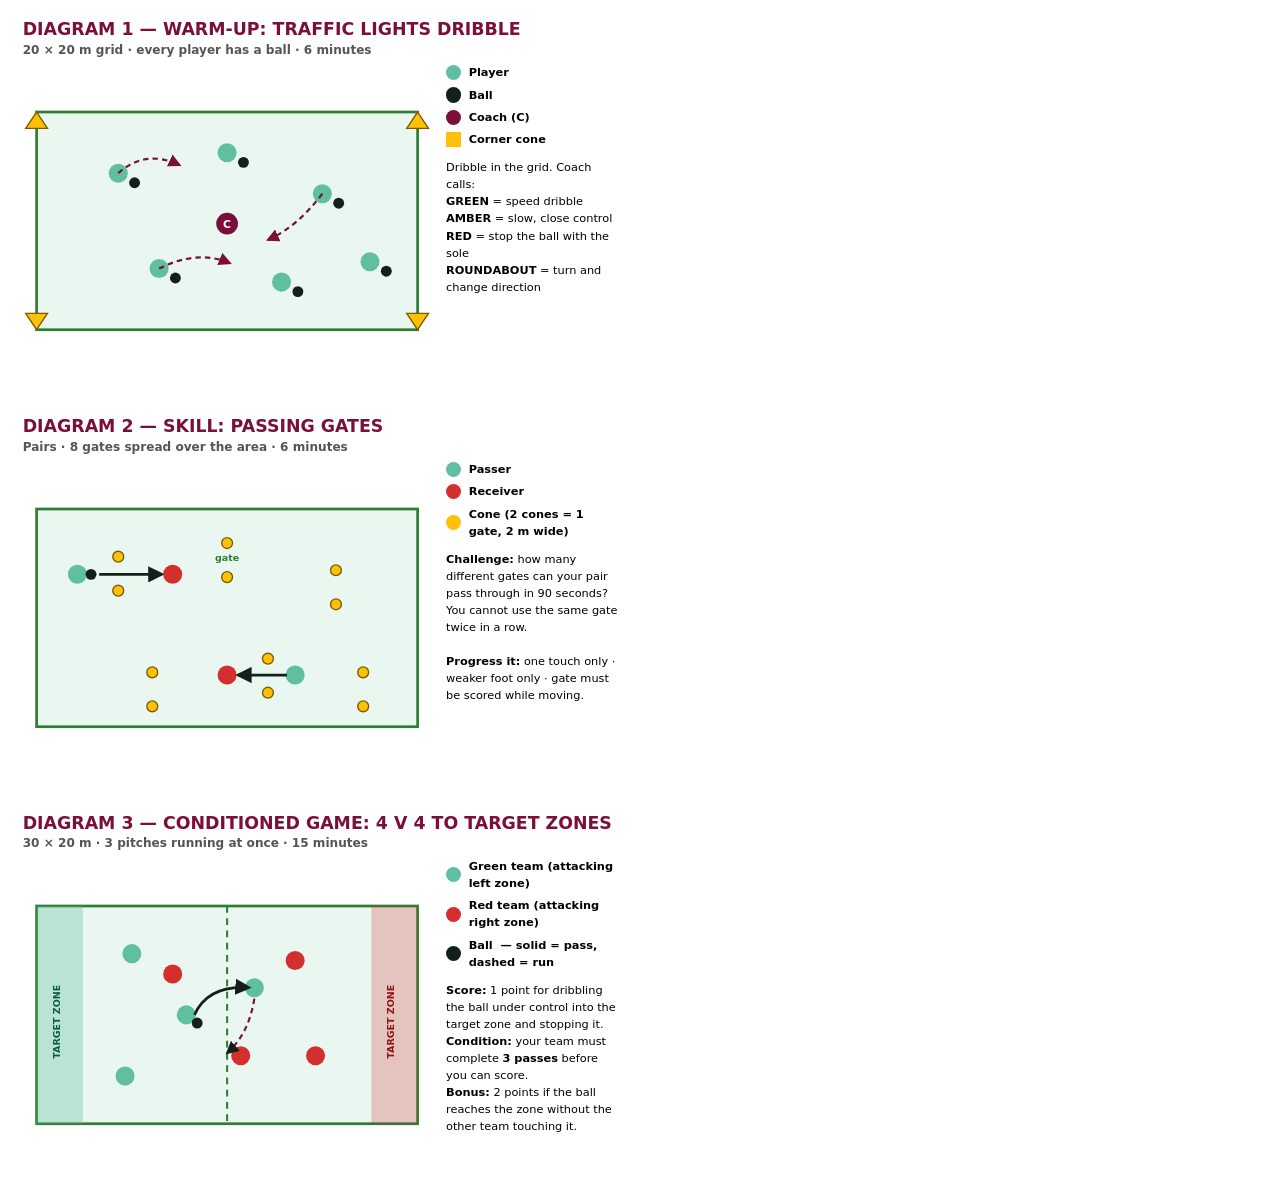
<file: summer-prep-2026/diagrams/diagrams.html>
<!doctype html><html><head><meta charset="utf-8"><title>Lesson diagrams</title>
<style>
@page{ size:170mm 105mm; margin:0; }
*{margin:0;padding:0;box-sizing:border-box}
body{font-family:"Verdana","DejaVu Sans",Arial,sans-serif;}
.d{width:170mm;height:105mm;padding:5mm 6mm;page-break-after:always;background:#fff;display:flex;flex-direction:column}
.d h4{font-size:4.6mm;font-weight:900;color:#7B0F3B;text-transform:uppercase;margin-bottom:1mm}
.d .sub{font-size:3.2mm;color:#555;font-weight:600;margin-bottom:2mm}
.wrap{flex:1;display:flex;gap:4mm}
svg{flex:1;height:100%}
.key{width:46mm;font-size:3mm;line-height:1.5}
.key div{display:flex;align-items:center;gap:2mm;margin-bottom:1.4mm;font-weight:600}
.sw{width:4mm;height:4mm;flex:0 0 4mm;border-radius:50%}
</style></head><body>

<div class="d">
 <h4>Diagram 1 — Warm-up: Traffic Lights Dribble</h4>
 <div class="sub">20 × 20 m grid · every player has a ball · 6 minutes</div>
 <div class="wrap">
 <svg viewBox="0 0 300 180">
  <rect x="10" y="10" width="280" height="160" fill="#EAF6F0" stroke="#2E7D32" stroke-width="2"/>
  <g fill="#FFC107" stroke="#7A5C00"><polygon points="10,10 18,22 2,22"/><polygon points="290,10 298,22 282,22"/><polygon points="10,170 18,158 2,158"/><polygon points="290,170 298,158 282,158"/></g>
  <g>
   <circle cx="70" cy="55" r="7" fill="#5FBFA0"/><circle cx="82" cy="62" r="4" fill="#122019"/>
   <circle cx="150" cy="40" r="7" fill="#5FBFA0"/><circle cx="162" cy="47" r="4" fill="#122019"/>
   <circle cx="220" cy="70" r="7" fill="#5FBFA0"/><circle cx="232" cy="77" r="4" fill="#122019"/>
   <circle cx="100" cy="125" r="7" fill="#5FBFA0"/><circle cx="112" cy="132" r="4" fill="#122019"/>
   <circle cx="190" cy="135" r="7" fill="#5FBFA0"/><circle cx="202" cy="142" r="4" fill="#122019"/>
   <circle cx="255" cy="120" r="7" fill="#5FBFA0"/><circle cx="267" cy="127" r="4" fill="#122019"/>
  </g>
  <path d="M70 55 q20 -18 45 -6" stroke="#7B0F3B" stroke-width="1.6" fill="none" stroke-dasharray="4 3" marker-end="url(#a)"/>
  <path d="M220 70 q-18 24 -40 34" stroke="#7B0F3B" stroke-width="1.6" fill="none" stroke-dasharray="4 3" marker-end="url(#a)"/>
  <path d="M100 125 q28 -14 52 -4" stroke="#7B0F3B" stroke-width="1.6" fill="none" stroke-dasharray="4 3" marker-end="url(#a)"/>
  <defs><marker id="a" markerWidth="6" markerHeight="6" refX="5" refY="3" orient="auto"><path d="M0 0 L6 3 L0 6z" fill="#7B0F3B"/></marker></defs>
  <circle cx="150" cy="92" r="8" fill="#7B0F3B"/><text x="150" y="95" font-size="8" fill="#fff" text-anchor="middle" font-weight="bold">C</text>
 </svg>
 <div class="key">
  <div><span class="sw" style="background:#5FBFA0"></span>Player</div>
  <div><span class="sw" style="background:#122019"></span>Ball</div>
  <div><span class="sw" style="background:#7B0F3B"></span>Coach (C)</div>
  <div><span class="sw" style="background:#FFC107;border-radius:0"></span>Corner cone</div>
  <div style="display:block;margin-top:3mm;font-weight:400">Dribble in the grid. Coach calls:<br><b>GREEN</b> = speed dribble<br><b>AMBER</b> = slow, close control<br><b>RED</b> = stop the ball with the sole<br><b>ROUNDABOUT</b> = turn and change direction</div>
 </div>
 </div>
</div>

<div class="d">
 <h4>Diagram 2 — Skill: Passing Gates</h4>
 <div class="sub">Pairs · 8 gates spread over the area · 6 minutes</div>
 <div class="wrap">
 <svg viewBox="0 0 300 180">
  <rect x="10" y="10" width="280" height="160" fill="#EAF6F0" stroke="#2E7D32" stroke-width="2"/>
  <g fill="#FFC107" stroke="#7A5C00" stroke-width="1">
   <circle cx="70" cy="45" r="4"/><circle cx="70" cy="70" r="4"/>
   <circle cx="150" cy="35" r="4"/><circle cx="150" cy="60" r="4"/>
   <circle cx="230" cy="55" r="4"/><circle cx="230" cy="80" r="4"/>
   <circle cx="95" cy="130" r="4"/><circle cx="95" cy="155" r="4"/>
   <circle cx="180" cy="120" r="4"/><circle cx="180" cy="145" r="4"/>
   <circle cx="250" cy="130" r="4"/><circle cx="250" cy="155" r="4"/>
  </g>
  <circle cx="40" cy="58" r="7" fill="#5FBFA0"/><circle cx="110" cy="58" r="7" fill="#D32F2F"/>
  <circle cx="50" cy="58" r="4" fill="#122019"/>
  <path d="M56 58 H102" stroke="#122019" stroke-width="2" marker-end="url(#b)"/>
  <circle cx="200" cy="132" r="7" fill="#5FBFA0"/><circle cx="150" cy="132" r="7" fill="#D32F2F"/>
  <path d="M194 132 H158" stroke="#122019" stroke-width="2" marker-end="url(#b)"/>
  <defs><marker id="b" markerWidth="6" markerHeight="6" refX="5" refY="3" orient="auto"><path d="M0 0 L6 3 L0 6z" fill="#122019"/></marker></defs>
  <text x="150" y="48" font-size="7" fill="#2E7D32" text-anchor="middle" font-weight="bold">gate</text>
 </svg>
 <div class="key">
  <div><span class="sw" style="background:#5FBFA0"></span>Passer</div>
  <div><span class="sw" style="background:#D32F2F"></span>Receiver</div>
  <div><span class="sw" style="background:#FFC107"></span>Cone (2 cones = 1 gate, 2 m wide)</div>
  <div style="display:block;margin-top:3mm;font-weight:400"><b>Challenge:</b> how many different gates can your pair pass through in 90 seconds? You cannot use the same gate twice in a row.<br><br><b>Progress it:</b> one touch only · weaker foot only · gate must be scored while moving.</div>
 </div>
 </div>
</div>

<div class="d">
 <h4>Diagram 3 — Conditioned Game: 4 v 4 to Target Zones</h4>
 <div class="sub">30 × 20 m · 3 pitches running at once · 15 minutes</div>
 <div class="wrap">
 <svg viewBox="0 0 300 180">
  <rect x="10" y="10" width="280" height="160" fill="#EAF6F0" stroke="#2E7D32" stroke-width="2"/>
  <rect x="10" y="10" width="34" height="160" fill="#5FBFA0" opacity=".35"/>
  <rect x="256" y="10" width="34" height="160" fill="#D32F2F" opacity=".25"/>
  <line x1="150" y1="10" x2="150" y2="170" stroke="#2E7D32" stroke-width="1.5" stroke-dasharray="5 4"/>
  <text x="27" y="95" font-size="7" fill="#0F5C46" text-anchor="middle" font-weight="bold" transform="rotate(-90 27 95)">TARGET ZONE</text>
  <text x="273" y="95" font-size="7" fill="#8E1414" text-anchor="middle" font-weight="bold" transform="rotate(-90 273 95)">TARGET ZONE</text>
  <g fill="#5FBFA0"><circle cx="80" cy="45" r="7"/><circle cx="120" cy="90" r="7"/><circle cx="75" cy="135" r="7"/><circle cx="170" cy="70" r="7"/></g>
  <g fill="#D32F2F"><circle cx="110" cy="60" r="7"/><circle cx="160" cy="120" r="7"/><circle cx="200" cy="50" r="7"/><circle cx="215" cy="120" r="7"/></g>
  <circle cx="128" cy="96" r="4" fill="#122019"/>
  <path d="M126 90 q10 -22 40 -20" stroke="#122019" stroke-width="2" fill="none" marker-end="url(#c)"/>
  <path d="M170 78 q-4 26 -20 40" stroke="#7B0F3B" stroke-width="1.6" fill="none" stroke-dasharray="4 3" marker-end="url(#c)"/>
  <defs><marker id="c" markerWidth="6" markerHeight="6" refX="5" refY="3" orient="auto"><path d="M0 0 L6 3 L0 6z" fill="#122019"/></marker></defs>
 </svg>
 <div class="key">
  <div><span class="sw" style="background:#5FBFA0"></span>Green team (attacking left zone)</div>
  <div><span class="sw" style="background:#D32F2F"></span>Red team (attacking right zone)</div>
  <div><span class="sw" style="background:#122019"></span>Ball &nbsp;— solid = pass, dashed = run</div>
  <div style="display:block;margin-top:3mm;font-weight:400"><b>Score:</b> 1 point for dribbling the ball under control into the target zone and stopping it.<br><b>Condition:</b> your team must complete <b>3 passes</b> before you can score.<br><b>Bonus:</b> 2 points if the ball reaches the zone without the other team touching it.</div>
 </div>
 </div>
</div>

</body></html>
</file>
<file: style.css>
/* ==========================================================================
   Pulse Band — site styles
   Colours live in the ":root" block below. Change a colour once there and
   it updates everywhere on the site.
   ========================================================================== */

:root {
  --bg: #0a0a0a;         /* page background — true black */
  --text: #ececec;       /* main text — off-white */
  --text-dim: #8f8f8f;   /* secondary text — grey */
  --border: #232323;     /* thin dividing lines */
  --btn-bg: #f2f2f2;     /* buttons — white */
  --btn-text: #0a0a0a;   /* button text — black */

  /* Fonts (loaded in the <head> of each page) */
  --font-main: "Space Grotesk", "Helvetica Neue", Arial, sans-serif;
  --font-mono: "IBM Plex Mono", "Courier New", monospace;
}

/* ---- Basics ---- */
* { margin: 0; padding: 0; box-sizing: border-box; }

html { scroll-behavior: smooth; }

body {
  background: var(--bg);
  color: var(--text);
  font-family: var(--font-main);
  line-height: 1.6;
  font-size: 16px;
}

img { max-width: 100%; display: block; }

a { color: var(--text); text-decoration: none; }
a:hover { text-decoration: underline; text-underline-offset: 3px; }

h1, h2, h3 { font-weight: 600; line-height: 1.1; letter-spacing: -0.01em; }

.container { max-width: 1120px; margin: 0 auto; padding: 0 1.5rem; }

.lead { color: var(--text-dim); font-size: 1.05rem; max-width: 46ch; }

/* Small technical labels use the mono font */
.eyebrow, .buy-note, .section-index, .nav-links a:not(.btn),
.spec-list dt, .footer-inner, .logo-mark {
  font-family: var(--font-mono);
}

/* ---- Buttons ---- */
.btn {
  display: inline-block;
  background: var(--btn-bg);
  color: var(--btn-text);
  font-family: var(--font-mono);
  font-size: 0.85rem;
  font-weight: 500;
  letter-spacing: 0.02em;
  padding: 0.85rem 1.6rem;
  border-radius: 2px;
  text-decoration: none;
}
.btn:hover { background: #c9c9c9; text-decoration: none; }
.btn-small { padding: 0.5rem 1rem; font-size: 0.78rem; }

/* ---- Header / navigation ---- */
.site-header {
  position: sticky;
  top: 0;
  z-index: 10;
  background: rgba(10, 10, 10, 0.92);
  backdrop-filter: blur(8px);
  border-bottom: 1px solid var(--border);
}

.nav {
  display: flex;
  align-items: center;
  justify-content: space-between;
  height: 60px;
}

.logo {
  font-size: 1.05rem;
  font-weight: 600;
  letter-spacing: 0.01em;
}
.logo:hover { text-decoration: none; }
.logo-mark { font-size: 0.6rem; vertical-align: super; color: var(--text-dim); }

.nav-links {
  display: flex;
  align-items: center;
  gap: 2rem;
  list-style: none;
}
.nav-links a:not(.btn) {
  font-size: 0.8rem;
  text-transform: uppercase;
  letter-spacing: 0.08em;
  color: var(--text-dim);
}
.nav-links a:not(.btn):hover { color: var(--text); text-decoration: none; }

/* The three-line menu button — hidden on laptops, shown on phones */
.menu-toggle {
  display: none;
  flex-direction: column;
  gap: 5px;
  background: none;
  border: none;
  cursor: pointer;
  padding: 8px;
}
.menu-toggle span {
  width: 22px;
  height: 1.5px;
  background: var(--text);
  transition: transform 0.2s ease, opacity 0.2s ease;
}
/* Turns the three lines into an X when the menu is open */
.menu-toggle.open span:nth-child(1) { transform: translateY(6.5px) rotate(45deg); }
.menu-toggle.open span:nth-child(2) { opacity: 0; }
.menu-toggle.open span:nth-child(3) { transform: translateY(-6.5px) rotate(-45deg); }

/* ---- Hero ---- */
.hero {
  display: grid;
  grid-template-columns: 1.05fr 1fr;
  gap: 4rem;
  align-items: center;
  padding-top: 5.5rem;
  padding-bottom: 5.5rem;
}

.eyebrow {
  color: var(--text-dim);
  text-transform: uppercase;
  letter-spacing: 0.12em;
  font-size: 0.75rem;
  margin-bottom: 1.5rem;
}

.hero h1 {
  font-size: clamp(2.1rem, 4.5vw, 3.4rem);
  margin-bottom: 1.5rem;
}

.hero .lead { margin-bottom: 2.25rem; }

.buy-row {
  display: flex;
  align-items: center;
  gap: 1.25rem;
  flex-wrap: wrap;
}
.buy-note {
  color: var(--text-dim);
  font-size: 0.78rem;
  letter-spacing: 0.02em;
}

.hero-photo img {
  border: 1px solid var(--border);
  border-radius: 4px;
}

/* ---- Sections ---- */
.section {
  border-top: 1px solid var(--border);
  padding: 4.5rem 0;
}

.section-head {
  display: flex;
  align-items: baseline;
  gap: 1.25rem;
  margin-bottom: 2.75rem;
}
.section-index {
  color: var(--text-dim);
  font-size: 0.8rem;
}
.section-head h2 { font-size: clamp(1.5rem, 3vw, 2.1rem); }

/* ---- Features ---- */
.feature-grid {
  display: grid;
  grid-template-columns: repeat(3, 1fr);
  gap: 2.5rem 2rem;
}

.feature {
  border-top: 1px solid var(--border);
  padding-top: 1.5rem;
}

.feature-icon {
  width: 22px;
  height: 22px;
  color: var(--text);
  margin-bottom: 1rem;
}
.feature h3 { font-size: 1rem; margin-bottom: 0.4rem; }
.feature p { color: var(--text-dim); font-size: 0.92rem; max-width: 32ch; }

/* ---- Specs list ---- */
.spec-list { max-width: 720px; }

.spec-row {
  display: flex;
  justify-content: space-between;
  align-items: baseline;
  gap: 2rem;
  padding: 0.9rem 0;
  border-bottom: 1px solid var(--border);
}
.spec-row dt {
  color: var(--text-dim);
  font-size: 0.78rem;
  text-transform: uppercase;
  letter-spacing: 0.08em;
}
.spec-row dd { font-size: 0.95rem; text-align: right; }

/* ---- Sizing ---- */
.sizing-grid {
  display: grid;
  grid-template-columns: 1fr 1.2fr;
  gap: 3rem;
  align-items: start;
}
.sizing-photo img {
  border: 1px solid var(--border);
  border-radius: 4px;
}

/* ---- Final call to action ---- */
.cta {
  border: 1px solid var(--border);
  border-radius: 4px;
  padding: 2.5rem;
  display: flex;
  align-items: center;
  justify-content: space-between;
  gap: 2rem;
  flex-wrap: wrap;
}
.cta h2 { font-size: 1.5rem; margin-bottom: 0.4rem; }

/* ---- FAQ page ---- */
.faq-page { padding: 4rem 1.5rem 5.5rem; max-width: 820px; }
.faq-page h1 { font-size: clamp(1.9rem, 4vw, 2.8rem); margin-bottom: 1rem; }
.faq-page > .lead { margin-bottom: 3rem; }

.faq-group-head {
  display: flex;
  align-items: baseline;
  gap: 1.25rem;
  margin: 3rem 0 0.5rem;
  padding-bottom: 0.75rem;
}
.faq-group-head h2 { font-size: 1.25rem; }

details { border-bottom: 1px solid var(--border); }
summary {
  cursor: pointer;
  padding: 1.1rem 3rem 1.1rem 0;
  font-weight: 500;
  font-size: 0.98rem;
  list-style: none;          /* hides the default triangle */
  position: relative;
}
summary::-webkit-details-marker { display: none; }
summary::after {             /* our own +/− indicator */
  content: "+";
  position: absolute;
  right: 0.25rem;
  top: 50%;
  transform: translateY(-50%);
  color: var(--text-dim);
  font-family: var(--font-mono);
  font-size: 1.1rem;
}
details[open] summary::after { content: "−"; }
details p { padding: 0 0 1.25rem; color: var(--text-dim); font-size: 0.95rem; }
details a { word-break: break-all; }

.faq-contact { margin-top: 3rem; }
.faq-contact h2 { font-size: 1.25rem; margin-bottom: 0.75rem; }
.faq-contact .btn { margin-top: 1.75rem; }

/* ---- Footer ---- */
.site-footer {
  border-top: 1px solid var(--border);
  padding: 2rem 0;
}
.footer-inner {
  display: flex;
  align-items: center;
  justify-content: space-between;
  gap: 1rem;
  flex-wrap: wrap;
  color: var(--text-dim);
  font-size: 0.78rem;
}
.footer-links {
  display: flex;
  gap: 2rem;
  list-style: none;
}
.footer-links a { color: var(--text-dim); }
.footer-links a:hover { color: var(--text); }

/* ==========================================================================
   PHONE LAYOUT — everything below applies on screens 768px wide or less
   ========================================================================== */
@media (max-width: 768px) {

  /* Show the three-line button, hide the links until it's tapped */
  .menu-toggle { display: flex; }

  .nav-links {
    display: none;
    position: absolute;
    top: 60px;
    left: 0;
    right: 0;
    flex-direction: column;
    align-items: stretch;
    gap: 0;
    background: var(--bg);
    border-bottom: 1px solid var(--border);
    padding: 0.5rem 0 1.25rem;
  }
  .nav-links.open { display: flex; }
  .nav-links li { text-align: center; }
  .nav-links a:not(.btn) { display: block; padding: 0.9rem 1.5rem; }
  .nav-links .btn { margin: 0.75rem auto 0; }

  /* Stack the hero: text on top, photo underneath */
  .hero {
    grid-template-columns: 1fr;
    gap: 2.5rem;
    padding-top: 3rem;
    padding-bottom: 3.5rem;
  }

  .section { padding: 3.25rem 0; }

  .feature-grid { grid-template-columns: 1fr; gap: 1.75rem; }

  .sizing-grid { grid-template-columns: 1fr; gap: 2rem; }

  .cta { padding: 1.75rem; }

  .footer-inner { flex-direction: column; text-align: center; }
}

/* Middle-sized screens (small tablets): two feature columns */
@media (min-width: 769px) and (max-width: 1000px) {
  .feature-grid { grid-template-columns: repeat(2, 1fr); }
}
</file>
<file: css/style.css>
/* ==========================================================================
   THEME — edit these variables to restyle the whole site
   ========================================================================== */
:root {
  --color-bg: #fff9f7;          /* warm blush-white background */
  --color-surface: #ffffff;     /* cards / panels */
  --color-primary: #d6336c;     /* raspberry pink */
  --color-primary-dark: #b02458;
  --color-accent: #fdeef4;      /* pale pink tint for section backgrounds */
  --color-text: #2b2230;        /* deep plum-charcoal */
  --color-muted: #7a6b77;       /* secondary text */
  --color-border: #f0dfe6;
  --color-placeholder: #f3e9ed; /* grey placeholder image boxes */
  --color-star: #e8b93c;        /* review stars */
  --radius: 16px;
  --radius-pill: 999px;
  --shadow: 0 6px 24px rgba(43, 34, 48, 0.08);
  --nav-height: 68px;
}

/* ==========================================================================
   BASE
   ========================================================================== */
* { margin: 0; padding: 0; box-sizing: border-box; }

html {
  scroll-behavior: smooth;
  scroll-padding-top: calc(var(--nav-height) + 16px);
}

body {
  font-family: "Segoe UI", "Helvetica Neue", Arial, sans-serif;
  background: var(--color-bg);
  color: var(--color-text);
  line-height: 1.6;
}

.container {
  width: min(1100px, 92%);
  margin: 0 auto;
}

h1, h2, h3, h4 { line-height: 1.2; }

.section-title {
  text-align: center;
  font-size: 2rem;
  margin-bottom: 2.5rem;
}

/* Grey placeholder boxes for images */
.placeholder-box {
  background: var(--color-placeholder);
  border: 2px dashed #d9bfcc;
  border-radius: var(--radius);
  display: flex;
  align-items: center;
  justify-content: center;
  text-align: center;
  color: var(--color-muted);
  font-weight: 600;
  letter-spacing: 0.04em;
}

/* ==========================================================================
   BUTTONS
   ========================================================================== */
.btn {
  display: inline-block;
  border: none;
  cursor: pointer;
  font-size: 1rem;
  font-weight: 600;
  border-radius: var(--radius-pill);
  padding: 0.8rem 2rem;
  text-decoration: none;
  text-align: center;
  transition: background 0.2s ease, transform 0.15s ease, box-shadow 0.2s ease;
}

.btn-primary {
  background: var(--color-primary);
  color: #fff;
}

.btn-primary:hover {
  background: var(--color-primary-dark);
  transform: translateY(-2px);
  box-shadow: var(--shadow);
}

.btn-large { padding: 1rem 2.6rem; font-size: 1.05rem; }
.btn-block { display: block; width: 100%; }

/* ==========================================================================
   NAVBAR
   ========================================================================== */
.navbar {
  position: sticky;
  top: 0;
  z-index: 100;
  background: rgba(255, 249, 247, 0.94);
  backdrop-filter: blur(8px);
  border-bottom: 1px solid var(--color-border);
}

.navbar-inner {
  height: var(--nav-height);
  display: flex;
  align-items: center;
  justify-content: space-between;
  gap: 1rem;
}

.logo {
  font-weight: 800;
  font-size: 1.2rem;
  letter-spacing: 0.06em;
  color: var(--color-text);
  text-decoration: none;
}

.nav-links {
  display: flex;
  gap: 1.8rem;
}

.nav-links a {
  color: var(--color-text);
  text-decoration: none;
  font-weight: 500;
  position: relative;
  transition: color 0.2s ease;
}

.nav-links a:hover { color: var(--color-primary); }

.nav-links a::after {
  content: "";
  position: absolute;
  left: 0;
  bottom: -4px;
  width: 0;
  height: 2px;
  background: var(--color-primary);
  transition: width 0.2s ease;
}

.nav-links a:hover::after { width: 100%; }

.nav-actions { display: flex; align-items: center; gap: 0.8rem; }

.cart-button {
  position: relative;
  background: none;
  border: none;
  cursor: pointer;
  color: var(--color-text);
  padding: 6px;
  display: flex;
  transition: color 0.2s ease;
}

.cart-button:hover { color: var(--color-primary); }

.cart-count {
  position: absolute;
  top: -4px;
  right: -6px;
  background: var(--color-primary);
  color: #fff;
  font-size: 0.7rem;
  font-weight: 700;
  min-width: 18px;
  height: 18px;
  border-radius: var(--radius-pill);
  display: flex;
  align-items: center;
  justify-content: center;
  padding: 0 4px;
}

/* Hamburger (mobile only) */
.hamburger {
  display: none;
  background: none;
  border: none;
  cursor: pointer;
  flex-direction: column;
  gap: 5px;
  padding: 6px;
}

.hamburger span {
  display: block;
  width: 22px;
  height: 2px;
  background: var(--color-text);
  border-radius: 2px;
}

/* ==========================================================================
   HERO
   ========================================================================== */
.hero { padding: 5rem 0; }

.hero-inner {
  display: grid;
  grid-template-columns: 1.1fr 1fr;
  gap: 3rem;
  align-items: center;
}

.hero-text h1 {
  font-size: clamp(2.2rem, 5vw, 3.4rem);
  margin-bottom: 1rem;
}

.subheadline {
  color: var(--color-muted);
  font-size: 1.15rem;
  margin-bottom: 2rem;
  max-width: 34rem;
}

.hero-image { aspect-ratio: 4 / 3; }

/* ==========================================================================
   BENEFITS
   ========================================================================== */
.benefits {
  background: var(--color-accent);
  padding: 5rem 0;
}

.benefits-grid {
  display: grid;
  grid-template-columns: repeat(4, 1fr);
  gap: 1.5rem;
}

.benefit-card {
  background: var(--color-surface);
  border-radius: var(--radius);
  padding: 2rem 1.5rem;
  text-align: center;
  box-shadow: var(--shadow);
  transition: transform 0.2s ease;
}

.benefit-card:hover { transform: translateY(-6px); }

.benefit-icon {
  width: 52px;
  height: 52px;
  margin: 0 auto 1rem;
  border-radius: var(--radius-pill);
  background: var(--color-accent);
  color: var(--color-primary);
  font-size: 1.4rem;
  display: flex;
  align-items: center;
  justify-content: center;
}

.benefit-card h3 { margin-bottom: 0.5rem; font-size: 1.05rem; }
.benefit-card p { color: var(--color-muted); font-size: 0.95rem; }

/* ==========================================================================
   PRODUCT
   ========================================================================== */
.product { padding: 5rem 0; }

.product-inner {
  display: grid;
  grid-template-columns: 1fr 1fr;
  gap: 3.5rem;
  align-items: center;
}

.product-image { aspect-ratio: 1 / 1; }

.product-name { font-size: 2rem; margin-bottom: 0.6rem; }

.product-stars { color: var(--color-star); margin-bottom: 0.8rem; letter-spacing: 2px; }
.rating-note { color: var(--color-muted); font-size: 0.85rem; letter-spacing: normal; }

.product-price {
  font-size: 1.6rem;
  font-weight: 700;
  color: var(--color-primary);
  margin-bottom: 1rem;
}

.product-description { color: var(--color-muted); margin-bottom: 1.8rem; }

.quantity-row {
  display: flex;
  align-items: center;
  gap: 1rem;
  margin-bottom: 1.8rem;
}

.quantity-label { font-weight: 600; }

.quantity-selector {
  display: flex;
  align-items: center;
  border: 1px solid var(--color-border);
  border-radius: var(--radius-pill);
  background: var(--color-surface);
  overflow: hidden;
}

.qty-btn {
  background: none;
  border: none;
  cursor: pointer;
  font-size: 1.2rem;
  width: 42px;
  height: 42px;
  color: var(--color-text);
  transition: background 0.15s ease;
}

.qty-btn:hover { background: var(--color-accent); }

.qty-value {
  min-width: 36px;
  text-align: center;
  font-weight: 600;
}

/* ==========================================================================
   REVIEWS
   ========================================================================== */
.reviews {
  background: var(--color-accent);
  padding: 5rem 0;
}

.reviews-grid {
  display: grid;
  grid-template-columns: repeat(3, 1fr);
  gap: 1.5rem;
}

.review-card {
  background: var(--color-surface);
  border-radius: var(--radius);
  padding: 2rem 1.6rem;
  box-shadow: var(--shadow);
  transition: transform 0.2s ease;
}

.review-card:hover { transform: translateY(-6px); }

.review-stars { color: var(--color-star); letter-spacing: 3px; margin-bottom: 0.8rem; }
.review-text { color: var(--color-text); margin-bottom: 1rem; font-style: italic; }
.review-author { color: var(--color-muted); font-weight: 600; font-size: 0.9rem; }

/* ==========================================================================
   FAQ
   ========================================================================== */
.faq { padding: 5rem 0; }

.faq-container { max-width: 760px; }

.faq-item {
  background: var(--color-surface);
  border: 1px solid var(--color-border);
  border-radius: var(--radius);
  margin-bottom: 0.9rem;
  overflow: hidden;
}

.faq-question {
  width: 100%;
  background: none;
  border: none;
  cursor: pointer;
  display: flex;
  align-items: center;
  justify-content: space-between;
  gap: 1rem;
  text-align: left;
  font-size: 1rem;
  font-weight: 600;
  color: var(--color-text);
  padding: 1.1rem 1.4rem;
  transition: color 0.2s ease;
}

.faq-question:hover { color: var(--color-primary); }

.faq-chevron { transition: transform 0.25s ease; }

.faq-item.open .faq-chevron { transform: rotate(180deg); }

.faq-answer {
  max-height: 0;
  overflow: hidden;
  transition: max-height 0.3s ease;
}

.faq-answer p {
  padding: 0 1.4rem 1.2rem;
  color: var(--color-muted);
}

/* ==========================================================================
   FOOTER
   ========================================================================== */
.footer {
  background: var(--color-text);
  color: #f2ebef;
  padding-top: 3.5rem;
}

.footer-inner {
  display: grid;
  grid-template-columns: 2fr 1fr 1fr;
  gap: 2.5rem;
  padding-bottom: 2.5rem;
}

.footer-logo { font-weight: 800; letter-spacing: 0.06em; margin-bottom: 0.6rem; }
.footer-tagline { color: #c8bac4; font-size: 0.95rem; margin-bottom: 0.6rem; }
.footer-contact { color: #c8bac4; font-size: 0.95rem; }
.footer-contact a { color: #f2ebef; }

.footer-col h4 { margin-bottom: 0.9rem; font-size: 0.95rem; letter-spacing: 0.05em; text-transform: uppercase; color: #c8bac4; }

.footer-col a {
  display: block;
  color: #f2ebef;
  text-decoration: none;
  margin-bottom: 0.55rem;
  transition: color 0.2s ease;
}

.footer-col a:hover { color: #f4a3c0; }

.social-icons { display: flex; gap: 0.9rem; }
.social-icons a { display: inline-flex; }

.footer-bottom {
  border-top: 1px solid rgba(255, 255, 255, 0.12);
  padding: 1.2rem 0;
  text-align: center;
  font-size: 0.85rem;
  color: #c8bac4;
}

/* ==========================================================================
   CART DRAWER
   ========================================================================== */
.drawer-overlay,
.modal-overlay {
  position: fixed;
  inset: 0;
  background: rgba(43, 34, 48, 0.45);
  opacity: 0;
  visibility: hidden;
  transition: opacity 0.25s ease, visibility 0.25s ease;
  z-index: 200;
}

.drawer-overlay.open,
.modal-overlay.open { opacity: 1; visibility: visible; }

.cart-drawer {
  position: fixed;
  top: 0;
  right: 0;
  width: min(400px, 92vw);
  height: 100dvh;
  background: var(--color-surface);
  z-index: 210;
  display: flex;
  flex-direction: column;
  transform: translateX(100%);
  transition: transform 0.3s ease;
  box-shadow: -8px 0 30px rgba(43, 34, 48, 0.15);
}

.cart-drawer.open { transform: translateX(0); }

.cart-drawer-header {
  display: flex;
  align-items: center;
  justify-content: space-between;
  padding: 1.2rem 1.4rem;
  border-bottom: 1px solid var(--color-border);
}

.drawer-close,
.modal-close {
  background: none;
  border: none;
  cursor: pointer;
  font-size: 1.1rem;
  color: var(--color-muted);
  transition: color 0.2s ease;
}

.drawer-close:hover,
.modal-close:hover { color: var(--color-text); }

.cart-items {
  flex: 1;
  overflow-y: auto;
  padding: 1.2rem 1.4rem;
}

.cart-empty {
  text-align: center;
  color: var(--color-muted);
  margin-top: 2rem;
}

.cart-item {
  display: flex;
  gap: 1rem;
  align-items: center;
  padding: 0.9rem 0;
  border-bottom: 1px solid var(--color-border);
}

.cart-item-thumb {
  width: 64px;
  height: 64px;
  flex-shrink: 0;
  border-radius: 10px;
  font-size: 0.55rem;
}

.cart-item-info { flex: 1; }
.cart-item-name { font-weight: 600; font-size: 0.95rem; }
.cart-item-price { color: var(--color-muted); font-size: 0.9rem; }

.cart-item-qty {
  display: flex;
  align-items: center;
  gap: 0.3rem;
  margin-top: 0.4rem;
}

.cart-qty-btn {
  width: 26px;
  height: 26px;
  border-radius: var(--radius-pill);
  border: 1px solid var(--color-border);
  background: var(--color-surface);
  cursor: pointer;
  font-size: 0.9rem;
  line-height: 1;
  transition: background 0.15s ease;
}

.cart-qty-btn:hover { background: var(--color-accent); }

.cart-qty-value { min-width: 24px; text-align: center; font-weight: 600; font-size: 0.9rem; }

.cart-item-remove {
  background: none;
  border: none;
  cursor: pointer;
  color: var(--color-muted);
  font-size: 0.8rem;
  text-decoration: underline;
  margin-top: 0.3rem;
  padding: 0;
}

.cart-item-line-total { font-weight: 700; }

.cart-drawer-footer {
  padding: 1.2rem 1.4rem;
  border-top: 1px solid var(--color-border);
}

.cart-total-row {
  display: flex;
  justify-content: space-between;
  font-weight: 700;
  font-size: 1.1rem;
  margin-bottom: 1rem;
}

/* ==========================================================================
   POLICY MODAL
   ========================================================================== */
.modal-overlay {
  display: flex;
  align-items: center;
  justify-content: center;
  padding: 1.5rem;
}

.modal {
  position: relative;
  background: var(--color-surface);
  border-radius: var(--radius);
  padding: 2.2rem;
  max-width: 480px;
  width: 100%;
  box-shadow: var(--shadow);
  transform: translateY(12px);
  transition: transform 0.25s ease;
}

.modal-overlay.open .modal { transform: translateY(0); }

.modal-close { position: absolute; top: 1rem; right: 1.1rem; }

.modal h3 { margin-bottom: 0.8rem; }
.modal p { color: var(--color-muted); }

/* ==========================================================================
   CHECKOUT PAGE
   ========================================================================== */
.checkout-page { padding: 3.5rem 0 5rem; min-height: 60vh; }

.checkout-grid {
  display: grid;
  grid-template-columns: 1.3fr 1fr;
  gap: 2.5rem;
  align-items: start;
}

.checkout-form,
.order-summary {
  background: var(--color-surface);
  border-radius: var(--radius);
  padding: 2rem;
  box-shadow: var(--shadow);
}

.checkout-form h3 { margin-bottom: 1.2rem; }
.checkout-form h3 + label { margin-top: 0; }

.checkout-form label {
  display: block;
  font-weight: 600;
  font-size: 0.9rem;
  margin: 1rem 0 0.35rem;
}

.checkout-form input {
  width: 100%;
  padding: 0.75rem 1rem;
  border: 1px solid var(--color-border);
  border-radius: 10px;
  font-size: 1rem;
  background: var(--color-bg);
  transition: border-color 0.2s ease, box-shadow 0.2s ease;
}

.checkout-form input:focus {
  outline: none;
  border-color: var(--color-primary);
  box-shadow: 0 0 0 3px rgba(214, 51, 108, 0.15);
}

.form-row {
  display: grid;
  grid-template-columns: 1fr 1fr;
  gap: 1rem;
}

.checkout-form h3:not(:first-child) { margin-top: 2rem; }

.payment-placeholder {
  padding: 2.2rem 1rem;
  margin-bottom: 1.6rem;
  font-size: 0.85rem;
}

.form-message { margin-top: 1rem; font-weight: 600; color: var(--color-primary); text-align: center; }

.order-summary h3 { margin-bottom: 1.2rem; }

.summary-row {
  display: flex;
  justify-content: space-between;
  padding: 0.6rem 0;
  color: var(--color-muted);
}

.summary-total {
  border-top: 1px solid var(--color-border);
  margin-top: 0.5rem;
  padding-top: 1rem;
  font-weight: 700;
  font-size: 1.15rem;
  color: var(--color-text);
}

.continue-link {
  display: inline-block;
  margin-top: 1.2rem;
  color: var(--color-primary);
  font-weight: 600;
  text-decoration: none;
}

.continue-link:hover { text-decoration: underline; }

/* ==========================================================================
   RESPONSIVE
   ========================================================================== */
@media (max-width: 900px) {
  .benefits-grid { grid-template-columns: repeat(2, 1fr); }
  .reviews-grid { grid-template-columns: 1fr; }
  .checkout-grid { grid-template-columns: 1fr; }
  .order-summary { order: -1; }
}

@media (max-width: 720px) {
  .hero { padding: 3rem 0; }
  .hero-inner,
  .product-inner { grid-template-columns: 1fr; gap: 2rem; }
  .footer-inner { grid-template-columns: 1fr; gap: 2rem; }

  .hamburger { display: flex; }

  .nav-links {
    position: absolute;
    top: var(--nav-height);
    left: 0;
    right: 0;
    background: var(--color-bg);
    border-bottom: 1px solid var(--color-border);
    flex-direction: column;
    gap: 0;
    padding: 0.5rem 0;
    display: none;
  }

  .nav-links.open { display: flex; }

  .nav-links a { padding: 0.8rem 1.6rem; }
  .nav-links a::after { display: none; }
}

@media (max-width: 520px) {
  .benefits-grid { grid-template-columns: 1fr; }
  .form-row { grid-template-columns: 1fr; }
  .section-title { font-size: 1.6rem; }
}
</file>
